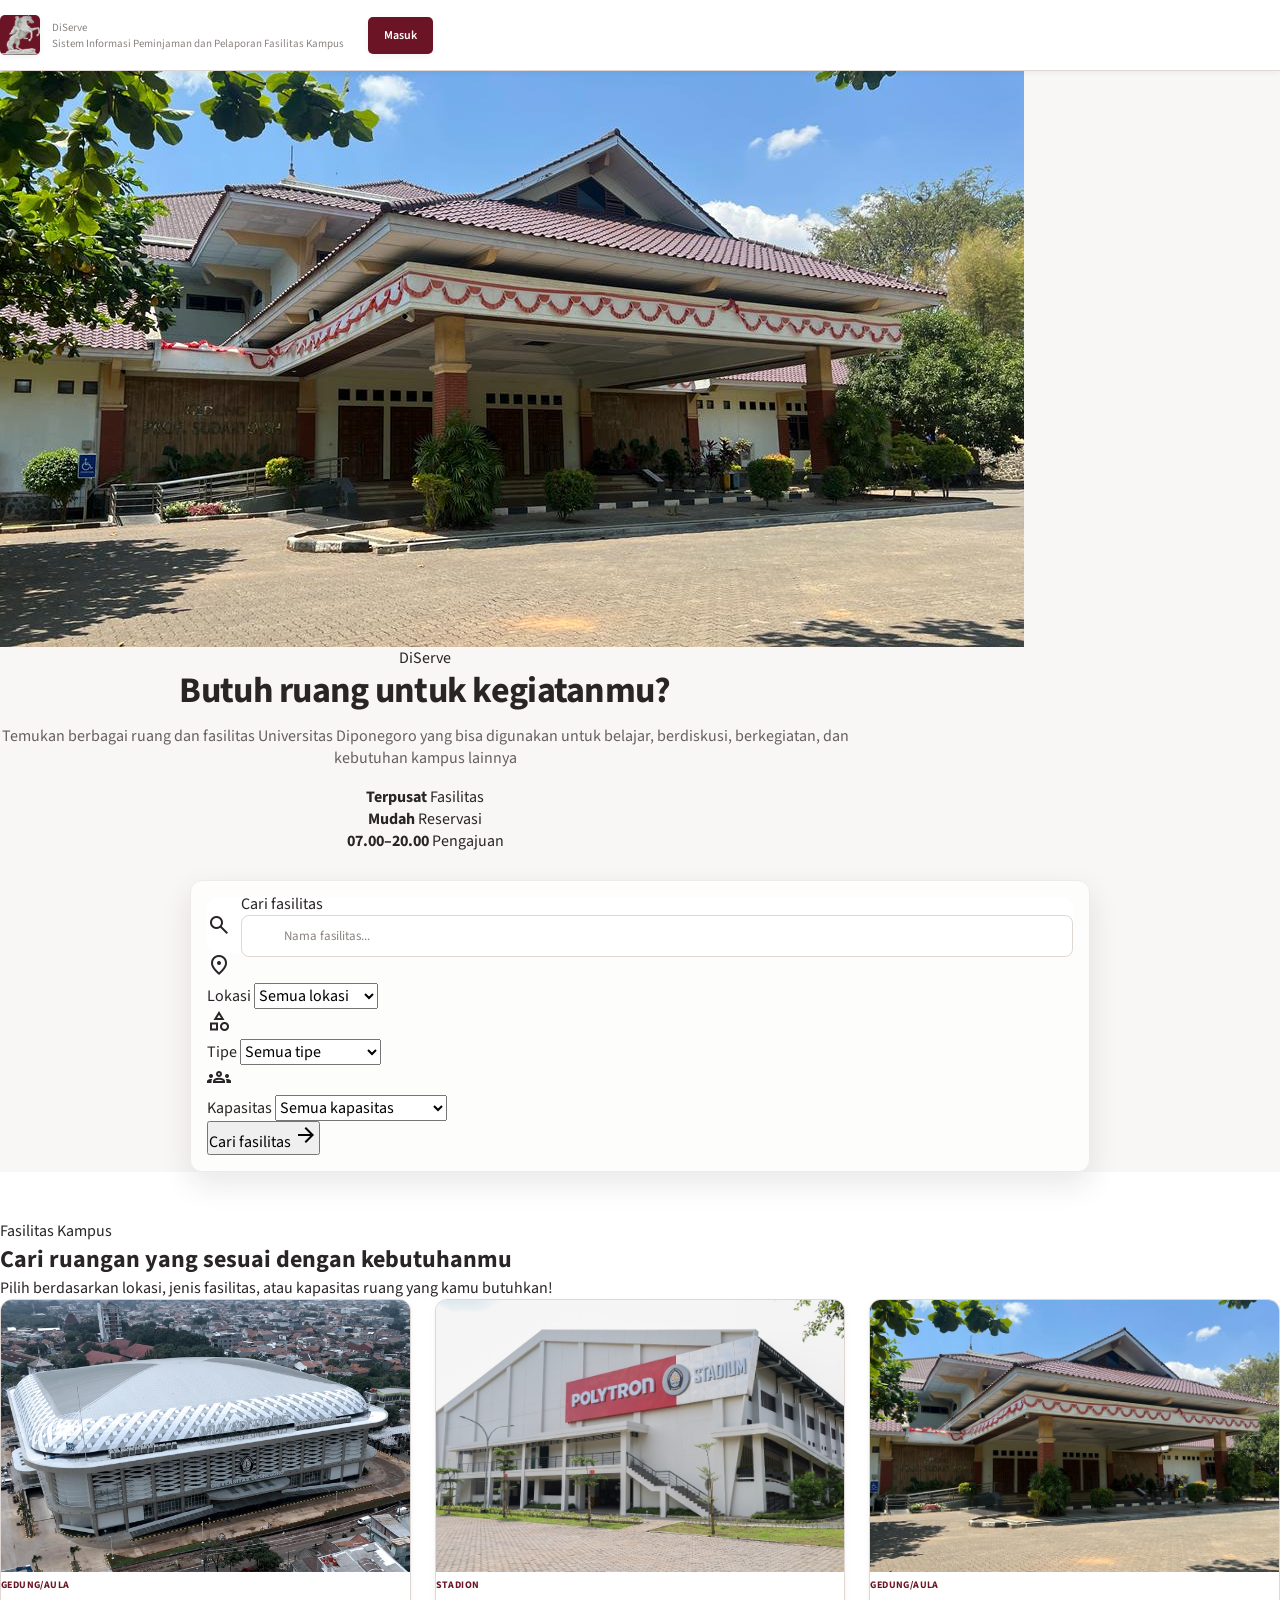
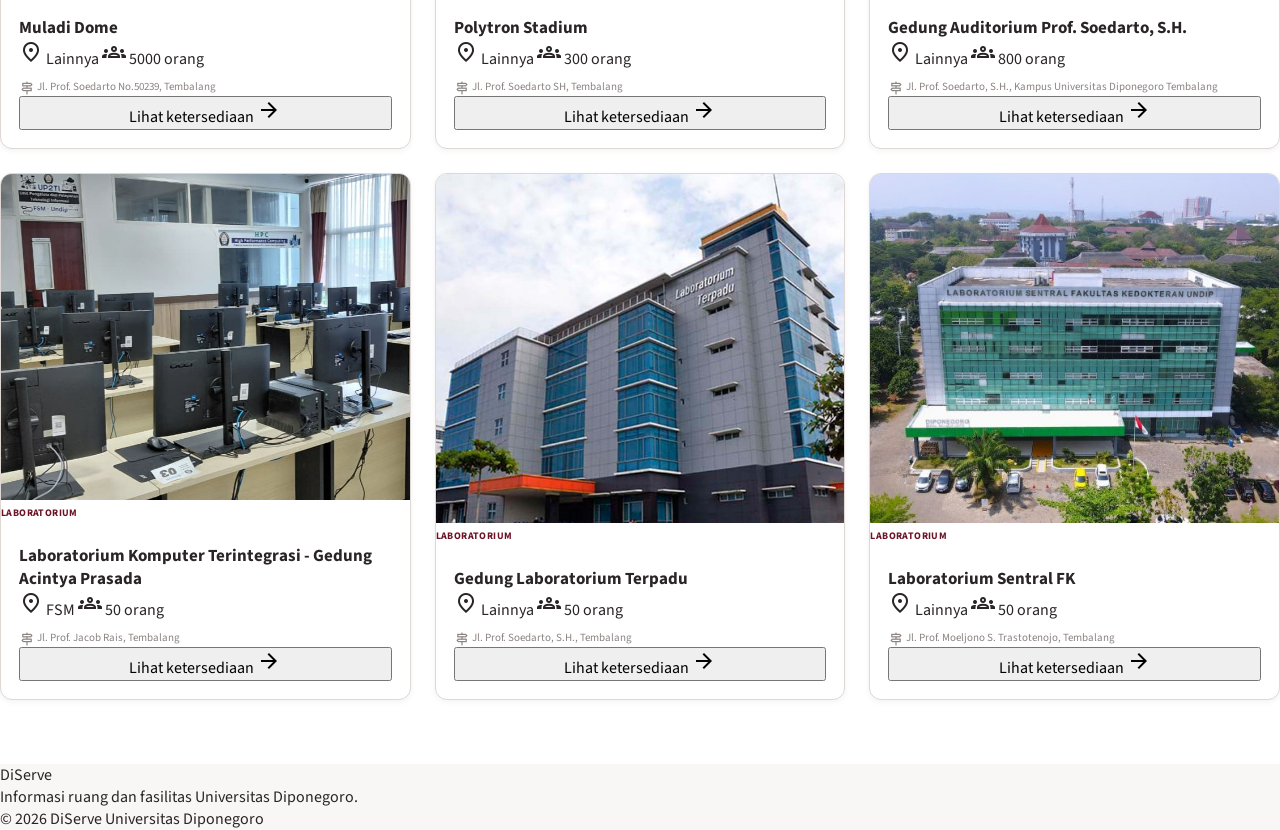
<file: index.html>
<!doctype html>
<html lang="en">
  <head>
    <meta charset="UTF-8" />
    <meta name="viewport" content="width=device-width, initial-scale=1.0" />
    <title>DiServe - Fasilitas Kampus UNDIP</title>
    <link rel="preconnect" href="https://fonts.googleapis.com" />
    <link rel="preconnect" href="https://fonts.gstatic.com" crossorigin />
    <link
      href="https://fonts.googleapis.com/css2?family=Source+Sans+3:wght@400;500;600;700&display=swap"
      rel="stylesheet"
    />
    <link
      href="https://fonts.googleapis.com/css2?family=Material+Symbols+Outlined"
      rel="stylesheet"
    />
    <link rel="stylesheet" href="assets/css/style.css" />
    <link rel="stylesheet" href="assets/css/availability.css" />
  </head>
  <body>
    <nav class="navbar">
      <div class="container navbar-container">
        <a href="index.html" class="navbar-brand">
          <img
            src="assets/images/logo-patung-kuda-undip.png"
            alt="Logo Universitas Diponegoro"
            class="navbar-logo"
          />

          <div class="navbar-brand-text">
            <span class="navbar-title">DiServe</span>
            <span class="navbar-subtitle">
              Sistem Informasi Peminjaman dan Pelaporan Fasilitas Kampus
            </span>
          </div>
        </a>

        <div class="navbar-menu">
          <a href="login.html" class="navbar-login"> Masuk </a>
        </div>
      </div>
    </nav>

    <main>
      <section class="hero-section">
        <div class="container">
          <div class="hero-showcase">
            <img
              src="assets/images/Gd-Auditorium-Prof.-Soedarto.png"
              alt="Gedung Auditorium Prof. Soedarto"
              class="hero-image"
            />

            <div class="hero-overlay"></div>

            <div class="hero-content">
              <p class="hero-eyebrow">DiServe</p>
              <h1 class="hero-title">Butuh ruang untuk kegiatanmu?</h1>

              <p class="hero-description">
                Temukan berbagai ruang dan fasilitas Universitas Diponegoro yang
                bisa digunakan untuk belajar, berdiskusi, berkegiatan, dan
                kebutuhan kampus lainnya
              </p>

              <div class="hero-stats">
                <div class="hero-stat">
                  <strong>Terpusat</strong>
                  <span>Fasilitas</span>
                </div>
                <div class="hero-stat">
                  <strong>Mudah</strong>
                  <span>Reservasi</span>
                </div>
                <div class="hero-stat">
                  <strong>07.00–20.00</strong>
                  <span>Pengajuan</span>
                </div>
              </div>
            </div>
          </div>

          <form class="search-panel" id="facility-filter">
            <div class="search-box">
              <span class="material-symbols-outlined">search</span>

              <div class="search-box-input">
                <label for="facility-search">Cari fasilitas</label>
                <input
                  type="text"
                  id="facility-search"
                  placeholder="Nama fasilitas..."
                />
              </div>
            </div>

            <div class="search-field">
              <span class="material-symbols-outlined">location_on</span>

              <div>
                <label for="facility-location">Lokasi</label>

                <select id="facility-location">
                  <option value="">Semua lokasi</option>
                  <option value="FSM">FSM</option>
                  <option value="FK">FK</option>
                  <option value="FKM">FKM</option>
                  <option value="FT">FT</option>
                  <option value="FIB">FIB</option>
                  <option value="FISIP">FISIP</option>
                  <option value="FEB">FEB</option>
                  <option value="FPsi">FPsi</option>
                  <option value="FPIK">FPIK</option>
                  <option value="FPP">FPP</option>
                  <option value="FPPsi">FPPsi</option>
                  <option value="FH">FH</option>
                  <option value="Sekolah Vokasi">Sekolah Vokasi</option>
                  <option value="Pascasarjana">Pascasarjana</option>
                  <option value="Rektorat">Rektorat</option>
                  <option value="Lainnya">Lainnya</option>
                </select>
              </div>
            </div>

            <div class="search-field">
              <span class="material-symbols-outlined">category</span>

              <div>
                <label for="facility-type">Tipe</label>

                <select id="facility-type">
                  <option value="">Semua tipe</option>
                  <option value="Gedung/Aula">Gedung / Aula</option>
                  <option value="Auditorium">Auditorium</option>
                  <option value="Laboratorium">Laboratorium</option>
                  <option value="Ruang Kelas">Ruang Kelas</option>
                  <option value="Ruang Rapat">Ruang Rapat</option>
                  <option value="Ruang Seminar">Ruang Seminar</option>
                  <option value="Stadion">Stadion</option>
                  <option value="Lapangan">Lapangan</option>
                  <option value="Fasilitas Olahraga">Fasilitas Olahraga</option>
                  <option value="Fasilitas Kegiatan">Fasilitas Kegiatan</option>
                  <option value="Fasilitas Umum">Fasilitas Umum</option>
                  <option value="Lainnya">Lainnya</option>
                </select>
              </div>
            </div>

            <div class="search-field">
              <span class="material-symbols-outlined">groups</span>

              <div>
                <label for="facility-capacity">Kapasitas</label>

                <select id="facility-capacity">
                  <option value="">Semua kapasitas</option>
                  <option value="0-50">Hingga 50 orang</option>
                  <option value="51-100">51 - 100 orang</option>
                  <option value="101-300">101 - 300 orang</option>
                  <option value="301-800">301 - 800 orang</option>
                  <option value="801-2000">801 - 2.000 orang</option>
                  <option value="2001+">Lebih dari 2.000 orang</option>
                </select>
              </div>
            </div>

            <button type="submit" class="search-submit">
              Cari fasilitas
              <span class="material-symbols-outlined">arrow_forward</span>
            </button>
          </form>
        </div>
      </section>

      <section class="facility-section">
        <div class="container">
          <div class="section-header">
            <div>
              <p class="section-eyebrow">Fasilitas Kampus</p>

              <h2 class="section-title">
                Cari ruangan yang sesuai dengan kebutuhanmu
              </h2>

              <p class="section-description">
                Pilih berdasarkan lokasi, jenis fasilitas, atau kapasitas ruang
                yang kamu butuhkan!
              </p>
            </div>
          </div>

          <div class="facility-grid">
            <article
              class="facility-card"
              data-name="Muladi Dome"
              data-type="Gedung/Aula"
              data-location="Lainnya"
              data-capacity="5000"
            >
              <img
                src="assets/images/muladi-dome.png"
                alt="Muladi Dome"
                class="facility-card-image"
              />

              <div class="facility-card-overlay"></div>

              <div class="facility-card-top">
                <span class="facility-card-type">Gedung/Aula</span>

                <span class="facility-card-availability available">
                  Tersedia
                </span>
              </div>

              <div class="facility-card-content">
                <h3 class="facility-card-title">Muladi Dome</h3>

                <div class="facility-card-meta">
                  <span>
                    <span class="material-symbols-outlined">location_on</span>
                    Lainnya
                  </span>

                  <span>
                    <span class="material-symbols-outlined">groups</span>
                    5000 orang
                  </span>
                </div>

                <p class="facility-card-address">
                  <span class="material-symbols-outlined">signpost</span>
                  Jl. Prof. Soedarto No.50239, Tembalang
                </p>

                <button
                  type="button"
                  class="facility-card-button"
                  onclick="openAvailability('Muladi Dome')"
                >
                  Lihat ketersediaan
                  <span class="material-symbols-outlined">arrow_forward</span>
                </button>
              </div>
            </article>

            <article
              class="facility-card"
              data-name="Polytron Stadium"
              data-type="Stadion"
              data-location="Lainnya"
              data-capacity="300"
            >
              <img
                src="assets/images/polytron-stadium.png"
                alt="Polytron Stadium"
                class="facility-card-image"
              />

              <div class="facility-card-overlay"></div>

              <div class="facility-card-top">
                <span class="facility-card-type">Stadion</span>

                <span class="facility-card-availability available">
                  Tersedia
                </span>
              </div>

              <div class="facility-card-content">
                <h3 class="facility-card-title">Polytron Stadium</h3>

                <div class="facility-card-meta">
                  <span>
                    <span class="material-symbols-outlined">location_on</span>
                    Lainnya
                  </span>

                  <span>
                    <span class="material-symbols-outlined">groups</span>
                    300 orang
                  </span>
                </div>

                <p class="facility-card-address">
                  <span class="material-symbols-outlined">signpost</span>
                  Jl. Prof. Soedarto SH, Tembalang
                </p>

                <button
                  type="button"
                  class="facility-card-button"
                  onclick="openAvailability('Polytron Stadium')"
                >
                  Lihat ketersediaan
                  <span class="material-symbols-outlined">arrow_forward</span>
                </button>
              </div>
            </article>

            <article
              class="facility-card"
              data-name="Gedung Auditorium Prof. Soedarto, S.H."
              data-type="Gedung/Aula"
              data-location="Lainnya"
              data-capacity="800"
            >
              <img
                src="assets/images/Gd-Auditorium-Prof.-Soedarto.png"
                alt="Gedung Auditorium Prof. Soedarto"
                class="facility-card-image"
              />

              <div class="facility-card-overlay"></div>

              <div class="facility-card-top">
                <span class="facility-card-type">Gedung/Aula</span>

                <span class="facility-card-availability maintenance">
                  Dalam perbaikan
                </span>
              </div>

              <div class="facility-card-content">
                <h3 class="facility-card-title">
                  Gedung Auditorium Prof. Soedarto, S.H.
                </h3>

                <div class="facility-card-meta">
                  <span>
                    <span class="material-symbols-outlined">location_on</span>
                    Lainnya
                  </span>

                  <span>
                    <span class="material-symbols-outlined">groups</span>
                    800 orang
                  </span>
                </div>

                <p class="facility-card-address">
                  <span class="material-symbols-outlined">signpost</span>
                  Jl. Prof. Soedarto, S.H., Kampus Universitas Diponegoro
                  Tembalang
                </p>

                <button
                  type="button"
                  class="facility-card-button"
                  onclick="
                    openAvailability('Gedung Auditorium Prof. Soedarto, S.H.')
                  "
                >
                  Lihat ketersediaan
                  <span class="material-symbols-outlined">arrow_forward</span>
                </button>
              </div>
            </article>

            <article
              class="facility-card"
              data-name="Laboratorium Komputer Terintegrasi - Gedung Acintya Prasada"
              data-type="Laboratorium"
              data-location="FSM"
              data-capacity="50"
            >
              <img
                src="assets/images/Lab-Komputer-Gd-AP.png"
                alt="Laboratorium Komputer Terintegrasi"
                class="facility-card-image"
              />

              <div class="facility-card-overlay"></div>

              <div class="facility-card-top">
                <span class="facility-card-type">Laboratorium</span>

                <span class="facility-card-availability available">
                  Tersedia
                </span>
              </div>

              <div class="facility-card-content">
                <h3 class="facility-card-title">
                  Laboratorium Komputer Terintegrasi - Gedung Acintya Prasada
                </h3>

                <div class="facility-card-meta">
                  <span>
                    <span class="material-symbols-outlined">location_on</span>
                    FSM
                  </span>

                  <span>
                    <span class="material-symbols-outlined">groups</span>
                    50 orang
                  </span>
                </div>

                <p class="facility-card-address">
                  <span class="material-symbols-outlined">signpost</span>
                  Jl. Prof. Jacob Rais, Tembalang
                </p>

                <button
                  type="button"
                  class="facility-card-button"
                  onclick="
                    openAvailability(
                      'Laboratorium Komputer Terintegrasi - Gedung Acintya Prasada',
                    )
                  "
                >
                  Lihat ketersediaan
                  <span class="material-symbols-outlined">arrow_forward</span>
                </button>
              </div>
            </article>

            <article
              class="facility-card"
              data-name="Gedung Laboratorium Terpadu"
              data-type="Laboratorium"
              data-location="Lainnya"
              data-capacity="50"
            >
              <img
                src="assets/images/gd-lab-bersama.png"
                alt="Gedung Laboratorium Terpadu"
                class="facility-card-image"
              />

              <div class="facility-card-overlay"></div>

              <div class="facility-card-top">
                <span class="facility-card-type">Laboratorium</span>

                <span class="facility-card-availability maintenance"> Dalam Perbaikan </span>
              </div>

              <div class="facility-card-content">
                <h3 class="facility-card-title">Gedung Laboratorium Terpadu</h3>

                <div class="facility-card-meta">
                  <span>
                    <span class="material-symbols-outlined">location_on</span>
                    Lainnya
                  </span>

                  <span>
                    <span class="material-symbols-outlined">groups</span>
                    50 orang
                  </span>
                </div>

                <p class="facility-card-address">
                  <span class="material-symbols-outlined">signpost</span>
                  Jl. Prof. Soedarto, S.H., Tembalang
                </p>

                <button
                  type="button"
                  class="facility-card-button"
                  onclick="openAvailability('Gedung Laboratorium Terpadu')"
                >
                  Lihat ketersediaan
                  <span class="material-symbols-outlined">arrow_forward</span>
                </button>
              </div>
            </article>

            <article
              class="facility-card"
              data-name="Laboratorium Sentral FK"
              data-type="Laboratorium"
              data-location="Lainnya"
              data-capacity="50"
            >
              <img
                src="assets/images/lab-sentral-fk.png"
                alt="Laboratorium Sentral FK"
                class="facility-card-image"
              />

              <div class="facility-card-overlay"></div>

              <div class="facility-card-top">
                <span class="facility-card-type">Laboratorium</span>

                <span class="facility-card-availability available">
                  Tersedia
                </span>
              </div>

              <div class="facility-card-content">
                <h3 class="facility-card-title">Laboratorium Sentral FK</h3>

                <div class="facility-card-meta">
                  <span>
                    <span class="material-symbols-outlined">location_on</span>
                    Lainnya
                  </span>

                  <span>
                    <span class="material-symbols-outlined">groups</span>
                    50 orang
                  </span>
                </div>

                <p class="facility-card-address">
                  <span class="material-symbols-outlined">signpost</span>
                  Jl. Prof. Moeljono S. Trastotenojo, Tembalang
                </p>

                <button
                  type="button"
                  class="facility-card-button"
                  onclick="openAvailability('Laboratorium Sentral FK')"
                >
                  Lihat ketersediaan
                  <span class="material-symbols-outlined">arrow_forward</span>
                </button>
              </div>
            </article>
          </div>
        </div>
      </section>
    </main>

    <div class="availability-overlay" id="availability-overlay">
      <div class="availability-box">
        <div class="availability-header">
          <div class="availability-title-wrapper">
            <p class="availability-label">Ketersediaan Fasilitas</p>

            <h2 class="availability-title" id="availability-facility-name">
              Nama Fasilitas
            </h2>

            <p class="availability-subtitle">
              Lihat jadwal penggunaan fasilitas berdasarkan tanggal yang
              dipilih.
            </p>
          </div>

          <button
            type="button"
            class="availability-close"
            id="availability-close"
            aria-label="Tutup"
          >
            <span class="material-symbols-outlined">close</span>
          </button>
        </div>

        <div class="availability-content">
          <div class="availability-date-group">
            <label class="availability-date-label" for="availability-date">
              Tanggal penggunaan
            </label>

            <div class="availability-date-wrapper">
              <input
                type="date"
                id="availability-date"
                class="availability-date"
              />
            </div>
          </div>

          <div class="availability-info">
            <div class="availability-info-item">
              <span class="material-symbols-outlined"> schedule </span>

              <div>
                <span class="availability-info-label"> Jam operasional </span>

                <strong class="availability-info-value">
                  06.00 - 23.00 WIB
                </strong>
              </div>
            </div>

            <div class="availability-info-item">
              <span class="material-symbols-outlined"> timer </span>

              <div>
                <span class="availability-info-label"> Durasi slot </span>

                <strong class="availability-info-value"> 30 menit </strong>
              </div>
            </div>
          </div>

          <div class="availability-section">
            <div class="availability-section-header">
              <div>
                <p class="availability-section-kicker">Jadwal penggunaan</p>

                <h3 class="availability-section-title">Ketersediaan waktu</h3>
              </div>

              <span class="availability-slot-count"> 35 slot </span>
            </div>

            <div class="availability-legend">
              <div class="availability-legend-item">
                <span class="availability-legend-dot available"></span>

                Tersedia
              </div>

              <div class="availability-legend-item">
                <span class="availability-legend-dot pending"></span>

                Menunggu
              </div>

              <div class="availability-legend-item">
                <span class="availability-legend-dot unavailable"></span>

                Tidak tersedia
              </div>
            </div>

            <div class="availability-time-list">
              <div class="availability-time-item">
                <span class="availability-time"> 06.00 - 06.30 </span>

                <span class="availability-status available"> Tersedia </span>
              </div>

              <div class="availability-time-item">
                <span class="availability-time"> 06.30 - 07.00 </span>

                <span class="availability-status available"> Tersedia </span>
              </div>

              <div class="availability-time-item">
                <span class="availability-time"> 07.00 - 07.30 </span>

                <span class="availability-status unavailable">
                  Tidak tersedia
                </span>
              </div>

              <div class="availability-time-item">
                <span class="availability-time"> 07.30 - 08.00 </span>

                <span class="availability-status available"> Tersedia </span>
              </div>

              <div class="availability-time-item">
                <span class="availability-time"> 08.00 - 08.30 </span>

                <span class="availability-status pending"> Menunggu </span>
              </div>

              <div class="availability-time-item">
                <span class="availability-time"> 08.30 - 09.00 </span>

                <span class="availability-status available"> Tersedia </span>
              </div>

              <div class="availability-time-item">
                <span class="availability-time"> 09.00 - 09.30 </span>

                <span class="availability-status available"> Tersedia </span>
              </div>

              <div class="availability-time-item">
                <span class="availability-time"> 09.30 - 10.00 </span>

                <span class="availability-status unavailable">
                  Tidak tersedia
                </span>
              </div>

              <div class="availability-time-item">
                <span class="availability-time"> 10.00 - 10.30 </span>

                <span class="availability-status available"> Tersedia </span>
              </div>

              <div class="availability-time-item">
                <span class="availability-time"> 10.30 - 11.00 </span>

                <span class="availability-status available"> Tersedia </span>
              </div>

              <div class="availability-time-item">
                <span class="availability-time"> 11.00 - 11.30 </span>

                <span class="availability-status pending"> Menunggu </span>
              </div>

              <div class="availability-time-item">
                <span class="availability-time"> 11.30 - 12.00 </span>

                <span class="availability-status available"> Tersedia </span>
              </div>

              <div class="availability-time-item">
                <span class="availability-time"> 12.00 - 12.30 </span>

                <span class="availability-status unavailable">
                  Tidak tersedia
                </span>
              </div>

              <div class="availability-time-item">
                <span class="availability-time"> 12.30 - 13.00 </span>

                <span class="availability-status available"> Tersedia </span>
              </div>

              <div class="availability-time-item">
                <span class="availability-time"> 13.00 - 13.30 </span>

                <span class="availability-status available"> Tersedia </span>
              </div>

              <div class="availability-time-item">
                <span class="availability-time"> 13.30 - 14.00 </span>

                <span class="availability-status available"> Tersedia </span>
              </div>

              <div class="availability-time-item">
                <span class="availability-time"> 14.00 - 14.30 </span>

                <span class="availability-status unavailable">
                  Tidak tersedia
                </span>
              </div>

              <div class="availability-time-item">
                <span class="availability-time"> 14.30 - 15.00 </span>

                <span class="availability-status pending"> Menunggu </span>
              </div>

              <div class="availability-time-item">
                <span class="availability-time"> 15.00 - 15.30 </span>

                <span class="availability-status available"> Tersedia </span>
              </div>

              <div class="availability-time-item">
                <span class="availability-time"> 15.30 - 16.00 </span>

                <span class="availability-status available"> Tersedia </span>
              </div>

              <div class="availability-time-item">
                <span class="availability-time"> 16.00 - 16.30 </span>

                <span class="availability-status unavailable">
                  Tidak tersedia
                </span>
              </div>

              <div class="availability-time-item">
                <span class="availability-time"> 16.30 - 17.00 </span>

                <span class="availability-status available"> Tersedia </span>
              </div>

              <div class="availability-time-item">
                <span class="availability-time"> 17.00 - 17.30 </span>

                <span class="availability-status available"> Tersedia </span>
              </div>

              <div class="availability-time-item">
                <span class="availability-time"> 17.30 - 18.00 </span>

                <span class="availability-status pending"> Menunggu </span>
              </div>

              <div class="availability-time-item">
                <span class="availability-time"> 18.00 - 18.30 </span>

                <span class="availability-status available"> Tersedia </span>
              </div>

              <div class="availability-time-item">
                <span class="availability-time"> 18.30 - 19.00 </span>

                <span class="availability-status unavailable">
                  Tidak tersedia
                </span>
              </div>

              <div class="availability-time-item">
                <span class="availability-time"> 19.00 - 19.30 </span>

                <span class="availability-status available"> Tersedia </span>
              </div>

              <div class="availability-time-item">
                <span class="availability-time"> 19.30 - 20.00 </span>

                <span class="availability-status available"> Tersedia </span>
              </div>

              <div class="availability-time-item">
                <span class="availability-time"> 20.00 - 20.30 </span>

                <span class="availability-status pending"> Menunggu </span>
              </div>

              <div class="availability-time-item">
                <span class="availability-time"> 20.30 - 21.00 </span>

                <span class="availability-status available"> Tersedia </span>
              </div>

              <div class="availability-time-item">
                <span class="availability-time"> 21.00 - 21.30 </span>

                <span class="availability-status unavailable">
                  Tidak tersedia
                </span>
              </div>

              <div class="availability-time-item">
                <span class="availability-time"> 21.30 - 22.00 </span>

                <span class="availability-status available"> Tersedia </span>
              </div>

              <div class="availability-time-item">
                <span class="availability-time"> 22.00 - 22.30 </span>

                <span class="availability-status available"> Tersedia </span>
              </div>

              <div class="availability-time-item">
                <span class="availability-time"> 22.30 - 23.00 </span>

                <span class="availability-status pending"> Menunggu </span>
              </div>

              <div class="availability-time-item">
                <span class="availability-time"> 23.00 - 23.30 </span>

                <span class="availability-status available"> Tersedia </span>
              </div>
            </div>
          </div>
        </div>

        <div class="availability-footer">
          <button
            type="button"
            class="availability-button availability-button-secondary"
            id="availability-cancel"
          >
            Tutup
          </button>
        </div>
      </div>
    </div>
    <footer class="catalog-footer">
      <div class="catalog-footer-inner">
        <div class="catalog-footer-brand">
          <span class="catalog-footer-title">DiServe</span>
          <p>Informasi ruang dan fasilitas Universitas Diponegoro.</p>
        </div>
        <div class="catalog-footer-copyright">
          <span>© 2026 DiServe</span>
          <span>Universitas Diponegoro</span>
        </div>
      </div>
    </footer>
    <script src="assets/js/catalog.js"></script>
    <script src="assets/js/availability.js"></script>
  </body>
</html>
</file>
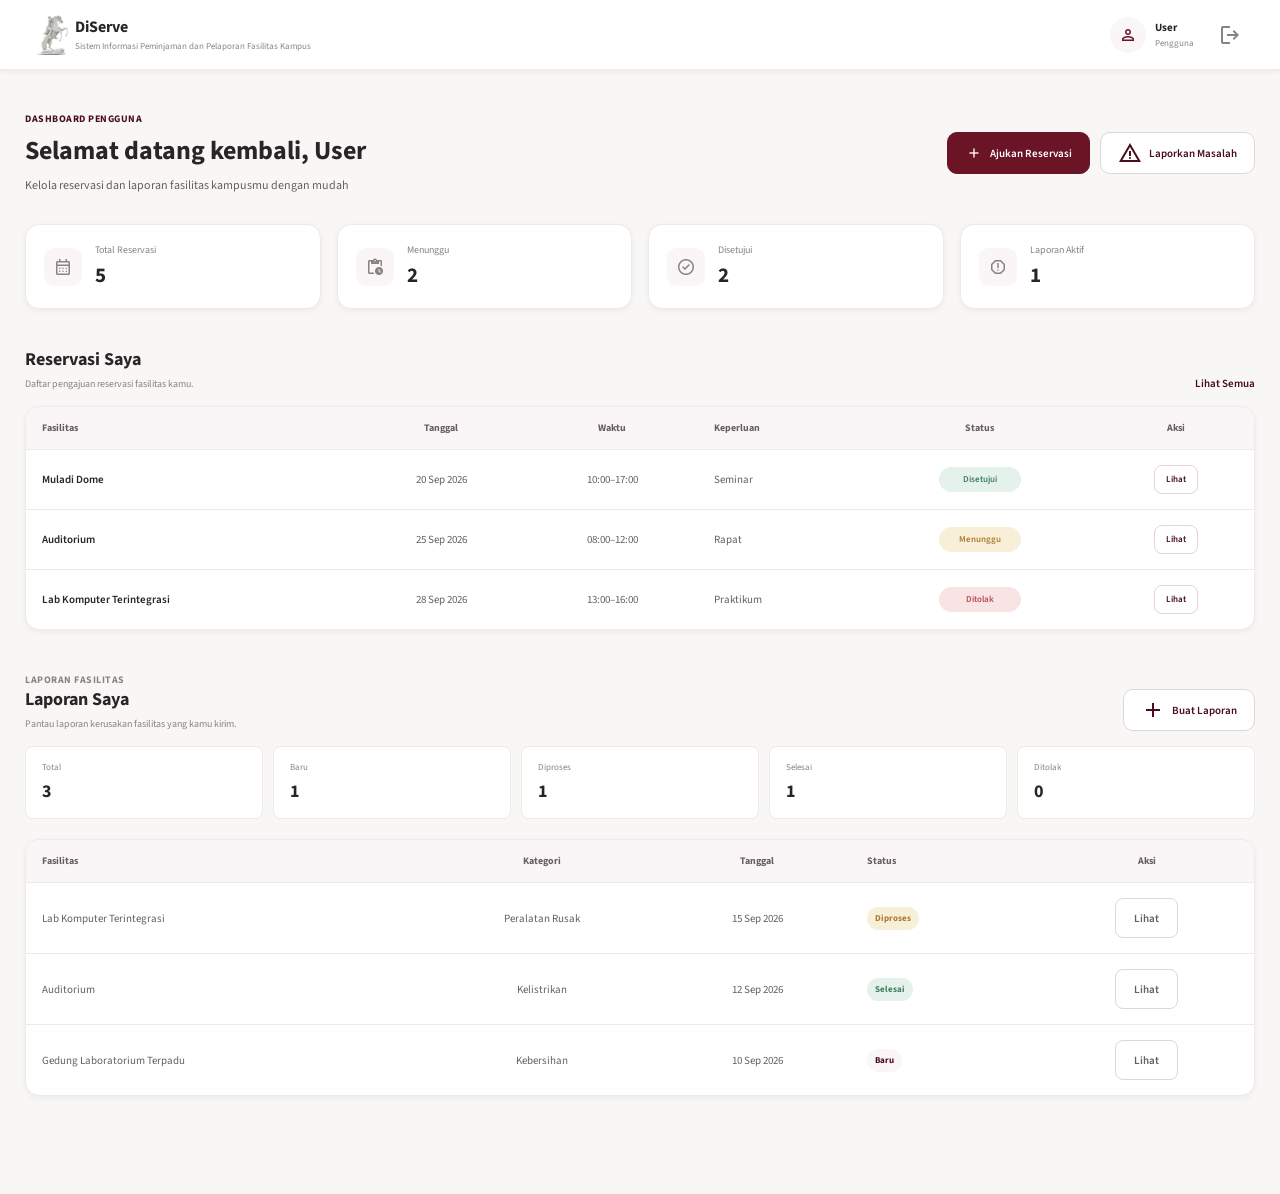
<file: dashboard.html>
<!doctype html>
<html lang="id">
  <head>
    <meta charset="UTF-8" />
    <meta name="viewport" content="width=device-width, initial-scale=1.0" />
    <title>Dashboard Pengguna - DiServe</title>
    <link rel="preconnect" href="https://fonts.googleapis.com" />
    <link rel="preconnect" href="https://fonts.gstatic.com" crossorigin />
    <link
      href="https://fonts.googleapis.com/css2?family=Source+Sans+3:wght@400;500;600;700&display=swap"
      rel="stylesheet"
    />
    <link
      href="https://fonts.googleapis.com/css2?family=Material+Symbols+Outlined"
      rel="stylesheet"
    />
    <link rel="stylesheet" href="assets/css/style.css" />
    <link rel="stylesheet" href="assets/css/dashboard.css" />
  </head>
  <body>
    <header class="dashboard-navbar">
      <div class="dashboard-navbar-left">
        <a href="index.html" class="dashboard-brand">
          <div class="dashboard-logo">
            <img
              src="assets/images/logo-patung-kuda-undip.png"
              alt="Logo UNDIP"
            />
          </div>
          <div class="dashboard-brand-text">
            <h1>DiServe</h1>
            <span
              >Sistem Informasi Peminjaman dan Pelaporan Fasilitas Kampus</span
            >
          </div>
        </a>
      </div>
      <div class="dashboard-navbar-right">
        <div class="dashboard-user">
          <div class="dashboard-user-icon">
            <span class="material-symbols-outlined">person</span>
          </div>
          <div class="dashboard-user-info">
            <strong>User</strong>
            <span>Pengguna</span>
          </div>
        </div>
        <button type="button" class="dashboard-logout" id="logout-button">
          <span class="material-symbols-outlined">logout</span>
        </button>
      </div>
    </header>
    <main class="dashboard-main">
      <section class="dashboard-welcome">
        <div>
          <p class="dashboard-label">Dashboard Pengguna</p>
          <h2>Selamat datang kembali, User</h2>
          <p>Kelola reservasi dan laporan fasilitas kampusmu dengan mudah</p>
        </div>
        <div class="dashboard-action-buttons">
          <a href="reservation.html" class="dashboard-primary-button">
            <span class="material-symbols-outlined">add</span>
            Ajukan Reservasi
          </a>
          <a href="report.html" class="dashboard-secondary-button">
            <span class="material-symbols-outlined">report_problem</span>
            Laporkan Masalah
          </a>
        </div>
      </section>
      <section class="dashboard-statistics">
        <div class="dashboard-stat-card">
          <div class="dashboard-stat-icon">
            <span class="material-symbols-outlined">calendar_month</span>
          </div>
          <div>
            <span>Total Reservasi</span>
            <strong>5</strong>
          </div>
        </div>
        <div class="dashboard-stat-card">
          <div class="dashboard-stat-icon">
            <span class="material-symbols-outlined">pending_actions</span>
          </div>
          <div>
            <span>Menunggu</span>
            <strong>2</strong>
          </div>
        </div>
        <div class="dashboard-stat-card">
          <div class="dashboard-stat-icon">
            <span class="material-symbols-outlined">check_circle</span>
          </div>
          <div>
            <span>Disetujui</span>
            <strong>2</strong>
          </div>
        </div>
        <div class="dashboard-stat-card">
          <div class="dashboard-stat-icon">
            <span class="material-symbols-outlined">report</span>
          </div>
          <div>
            <span>Laporan Aktif</span>
            <strong>1</strong>
          </div>
        </div>
      </section>
      <section class="dashboard-section">
        <div class="dashboard-section-header">
          <div>
            <h2>Reservasi Saya</h2>
            <p>Daftar pengajuan reservasi fasilitas kamu.</p>
          </div>
          <a href="reservations.html" class="dashboard-view-all">Lihat Semua</a>
        </div>
        <div class="dashboard-table-wrapper">
          <table class="dashboard-table">
            <thead>
              <tr>
                <th>Fasilitas</th>
                <th>Tanggal</th>
                <th>Waktu</th>
                <th>Keperluan</th>
                <th>Status</th>
                <th>Aksi</th>
              </tr>
            </thead>
            <tbody id="reservation-table-body">
              <tr>
                <td>
                  <strong>Muladi Dome</strong>
                </td>
                <td>20 Sep 2026</td>
                <td>10:00–17:00</td>
                <td>Seminar</td>
                <td>
                  <span class="dashboard-status approved">Disetujui</span>
                </td>
                <td>
                  <button
                    type="button"
                    class="dashboard-table-action reservation-detail-button"
                    data-facility="Muladi Dome"
                    data-date="20 September 2026"
                    data-time="10:00 - 17:00"
                    data-purpose="Seminar"
                    data-status="Disetujui"
                    data-status-class="approved"
                    data-file="Proposal_Seminar.pdf"
                    data-submitted="15 September 2026, 14:32"
                    data-cancellation-deadline="2026-09-19T10:00:00"
                  >
                    Lihat
                  </button>
                </td>
              </tr>
              <tr>
                <td>
                  <strong>Auditorium</strong>
                </td>
                <td>25 Sep 2026</td>
                <td>08:00–12:00</td>
                <td>Rapat</td>
                <td>
                  <span class="dashboard-status pending">Menunggu</span>
                </td>
                <td>
                  <button
                    type="button"
                    class="dashboard-table-action reservation-detail-button"
                    data-facility="Auditorium"
                    data-date="25 September 2026"
                    data-time="08:00 - 12:00"
                    data-purpose="Rapat"
                    data-status="Menunggu Persetujuan"
                    data-status-class="pending"
                    data-file="Surat_Izin_Kegiatan.pdf"
                    data-submitted="18 September 2026, 09:15"
                    data-cancellation-deadline="2026-09-19T10:00:00"
                  >
                    Lihat
                  </button>
                </td>
              </tr>
              <tr>
                <td>
                  <strong>Lab Komputer Terintegrasi</strong>
                </td>
                <td>28 Sep 2026</td>
                <td>13:00–16:00</td>
                <td>Praktikum</td>
                <td>
                  <span class="dashboard-status rejected">Ditolak</span>
                </td>
                <td>
                  <button
                    type="button"
                    class="dashboard-table-action reservation-detail-button"
                    data-facility="Lab Komputer Terintegrasi"
                    data-date="28 September 2026"
                    data-time="13:00 - 16:00"
                    data-purpose="Praktikum"
                    data-status="Ditolak"
                    data-status-class="rejected"
                    data-file="Jadwal_Praktikum.pdf"
                    data-submitted="20 September 2026, 11:20"
                    data-cancellation-deadline="2026-09-19T10:00:00"
                  >
                    Lihat
                  </button>
                </td>
              </tr>
            </tbody>
          </table>
        </div>
      </section>
      <section class="dashboard-section">
        <div class="dashboard-section-header">
          <div>
            <p class="dashboard-label">Laporan Fasilitas</p>
            <h3>Laporan Saya</h3>
            <p>Pantau laporan kerusakan fasilitas yang kamu kirim.</p>
          </div>
          <a href="report.html" class="dashboard-secondary-button">
            <span class="material-symbols-outlined">add</span>
            Buat Laporan
          </a>
        </div>
        <div class="report-status-summary">
          <div class="report-status-card">
            <span>Total</span>
            <strong>3</strong>
          </div>
          <div class="report-status-card">
            <span>Baru</span>
            <strong>1</strong>
          </div>
          <div class="report-status-card">
            <span>Diproses</span>
            <strong>1</strong>
          </div>
          <div class="report-status-card">
            <span>Selesai</span>
            <strong>1</strong>
          </div>
          <div class="report-status-card">
            <span>Ditolak</span>
            <strong>0</strong>
          </div>
        </div>
        <div class="dashboard-table-wrapper">
          <table class="dashboard-table report-table">
            <thead>
              <tr>
                <th>Fasilitas</th>
                <th>Kategori</th>
                <th>Tanggal</th>
                <th>Status</th>
                <th>Aksi</th>
              </tr>
            </thead>
            <tbody id="report-table-body">
              <tr>
                <td><strong>Lab Komputer Terintegrasi</strong></td>
                <td>Peralatan Rusak</td>
                <td>15 Sep 2026</td>
                <td>
                  <span class="report-status processing">Diproses</span>
                </td>
                <td>
                  <button
                    type="button"
                    class="dashboard-table-action report-detail-button"
                    data-facility="Lab Komputer Terintegrasi"
                    data-category="Peralatan Rusak"
                    data-location="Lantai 2"
                    data-date="15 September 2026"
                    data-status="Diproses"
                    data-status-class="processing"
                    data-description="Salah satu komputer tidak dapat digunakan karena monitor tidak menyala."
                    data-photo="Foto kerusakan tersedia"
                    data-note="Petugas sedang melakukan pengecekan perangkat."
                  >
                    Lihat
                  </button>
                </td>
              </tr>
              <tr>
                <td><strong>Auditorium</strong></td>
                <td>Kelistrikan</td>
                <td>12 Sep 2026</td>
                <td>
                  <span class="report-status completed">Selesai</span>
                </td>
                <td>
                  <button
                    type="button"
                    class="dashboard-table-action report-detail-button"
                    data-facility="Auditorium"
                    data-category="Kelistrikan"
                    data-location="Lantai 1"
                    data-date="12 September 2026"
                    data-status="Selesai"
                    data-status-class="completed"
                    data-description="Lampu pada bagian belakang auditorium tidak menyala."
                    data-photo="Foto kerusakan tersedia"
                    data-note="Lampu telah diganti dan fasilitas sudah dapat digunakan kembali."
                  >
                    Lihat
                  </button>
                </td>
              </tr>
              <tr>
                <td><strong>Gedung Laboratorium Terpadu</strong></td>
                <td>Kebersihan</td>
                <td>10 Sep 2026</td>
                <td>
                  <span class="report-status new">Baru</span>
                </td>
                <td>
                  <button
                    type="button"
                    class="dashboard-table-action report-detail-button"
                    data-facility="Gedung Laboratorium Terpadu"
                    data-category="Kebersihan"
                    data-location="Lantai 3"
                    data-date="10 September 2026"
                    data-status="Baru"
                    data-status-class="new"
                    data-description="Area sekitar ruang laboratorium perlu dibersihkan karena terdapat sampah dan debu."
                    data-photo="Tidak ada foto"
                    data-note="Laporan telah diterima dan menunggu pemeriksaan petugas."
                  >
                    Lihat
                  </button>
                </td>
              </tr>
            </tbody>
          </table>
        </div>
      </section>
    </main>
    <div class="reservation-detail-overlay" id="reservation-detail-overlay">
      <div class="reservation-detail-box">
        <div class="reservation-detail-header">
          <div class="reservation-detail-title-wrapper">
            <p class="dashboard-label">Detail Reservasi</p>
            <h2 class="reservation-detail-title" id="detail-facility-name">
              Muladi Dome
            </h2>
          </div>
          <button
            type="button"
            class="reservation-detail-close"
            id="reservation-detail-close"
            aria-label="Tutup"
          >
            <span class="material-symbols-outlined">close</span>
          </button>
        </div>
        <div class="reservation-detail-content">
          <div class="reservation-detail-item">
            <span class="reservation-detail-item-label">Nama fasilitas</span>
            <strong id="detail-facility">Muladi Dome</strong>
          </div>
          <div class="reservation-detail-item">
            <span class="reservation-detail-item-label">Status</span>
            <span class="dashboard-status pending" id="detail-status"
              >Menunggu Persetujuan</span
            >
          </div>
          <div class="reservation-detail-item">
            <span class="reservation-detail-item-label"
              >Tanggal penggunaan</span
            >
            <strong id="detail-date">20 September 2026</strong>
          </div>
          <div class="reservation-detail-item">
            <span class="reservation-detail-item-label">Waktu penggunaan</span>
            <strong id="detail-time">10:00 - 17:00</strong>
          </div>
          <div class="reservation-detail-item">
            <span class="reservation-detail-item-label">Keperluan</span>
            <strong id="detail-purpose">Seminar</strong>
          </div>
          <div class="reservation-detail-item">
            <span class="reservation-detail-item-label">Berkas pendukung</span>
            <strong id="detail-file">Proposal_Seminar.pdf</strong>
          </div>
          <div class="reservation-detail-item">
            <span class="reservation-detail-item-label">Waktu pengajuan</span>
            <strong id="detail-submitted">15 September 2026, 14:32</strong>
          </div>
        </div>
        <div class="reservation-cancellation-info">
          <div class="reservation-detail-item">
            <span class="reservation-detail-item-label">Batas pembatalan</span>
            <strong id="detail-cancellation-deadline"
              >19 September 2026, 10:00</strong
            >
          </div>
          <p>
            Reservasi dapat dibatalkan paling lambat 24 jam sebelum waktu mulai
            penggunaan
          </p>
        </div>
        <div class="reservation-detail-footer">
          <button
            type="button"
            class="dashboard-danger-button"
            id="reservation-cancel-button"
          >
            Batalkan Reservasi
          </button>
          <button
            type="button"
            class="dashboard-secondary-button"
            id="reservation-detail-cancel"
          >
            Tutup
          </button>
        </div>
      </div>
    </div>
    <div class="report-detail-overlay" id="report-detail-overlay">
      <div class="report-detail-modal">
        <div class="report-detail-header">
          <div>
            <p class="dashboard-label">Detail Laporan</p>
            <h2 id="report-detail-facility">Lab Komputer Terintegrasi</h2>
          </div>
          <button
            type="button"
            class="report-detail-close"
            id="report-detail-close"
            aria-label="Tutup"
          >
            <span class="material-symbols-outlined">close</span>
          </button>
        </div>
        <div class="report-detail-body">
          <div class="report-detail-status-box">
            <span>Status Laporan</span>
            <strong id="report-detail-status" class="report-status processing"
              >Diproses</strong
            >
          </div>
          <div class="report-detail-grid">
            <div class="report-detail-item">
              <span>Fasilitas</span>
              <strong id="report-detail-facility-name"
                >Lab Komputer Terintegrasi</strong
              >
            </div>
            <div class="report-detail-item">
              <span>Kategori</span>
              <strong id="report-detail-category">Peralatan Rusak</strong>
            </div>
            <div class="report-detail-item">
              <span>Lokasi</span>
              <strong id="report-detail-location">Lantai 2</strong>
            </div>
            <div class="report-detail-item">
              <span>Tanggal laporan</span>
              <strong id="report-detail-date">15 September 2026</strong>
            </div>
          </div>
          <div class="report-detail-description">
            <span>Deskripsi Masalah</span>
            <p id="report-detail-description">
              Salah satu komputer tidak dapat digunakan karena monitor tidak
              menyala.
            </p>
          </div>
          <div class="report-detail-item report-detail-photo">
            <span>Foto Kerusakan</span>
            <strong id="report-detail-photo">Foto kerusakan tersedia</strong>
          </div>
          <div class="report-detail-note">
            <span>Catatan Petugas</span>
            <p id="report-detail-note">
              Petugas sedang melakukan pengecekan perangkat.
            </p>
          </div>
        </div>
        <div class="report-detail-footer">
          <button
            type="button"
            class="dashboard-secondary-button"
            id="report-detail-cancel"
          >
            Tutup
          </button>
        </div>
      </div>
    </div>
    <script src="assets/js/dashboard.js"></script>
  </body>
</html>
</file>
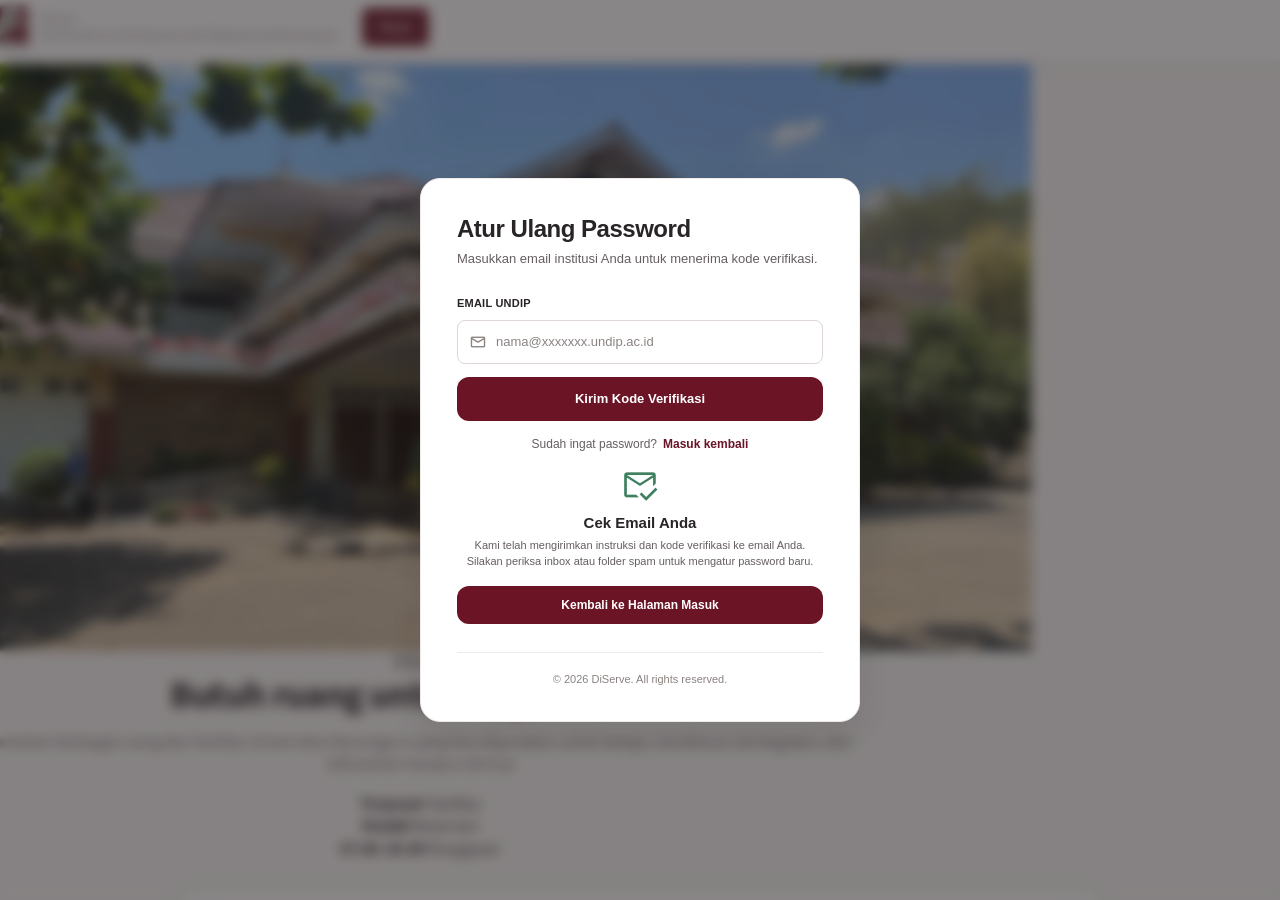
<file: forgotpw.html>
<!DOCTYPE html>
<html lang="id">
<head>
    <meta charset="UTF-8">
    <meta name="viewport" content="width=device-width, initial-scale=1.0">
    <title>Lupa Password - DiServe</title>
    <link rel="preconnect" href="https://fonts.googleapis.com">
    <link rel="preconnect" href="https://fonts.gstatic.com" crossorigin>
    <link href="https://fonts.googleapis.com/css2?family=Inter:wght@400;500;600;700&family=Plus+Jakarta+Sans:wght@400;500;600;700&display=swap" rel="stylesheet">
    <link href="https://fonts.googleapis.com/css2?family=Material+Symbols+Outlined" rel="stylesheet">
    <link rel="stylesheet" href="assets/css/style.css">
    <link rel="stylesheet" href="assets/css/login.css">
    <link rel="stylesheet" href="assets/css/forgotpw.css">
</head>
<body>
    <div class="login-background">
        <iframe src="index.html" title="Catalog DiServe"></iframe>
    </div>
    <div class="login-overlay"></div>
    
    <main class="login-container">
        <section class="login-box">
            <div class="login-header">
                <h1>Atur Ulang Password</h1>
                <p id="forgot-subtitle">Masukkan email institusi Anda untuk menerima kode verifikasi.</p>
            </div>

            <form class="login-form" id="forgot-form">
                <div class="form-group" id="email-group">
                    <label for="recovery-email">Email UNDIP</label>
                    <div class="input-wrapper">
                        <span class="material-symbols-outlined">mail</span>
                        <input type="email" id="recovery-email" name="email" placeholder="nama@xxxxxxx.undip.ac.id" autocomplete="email" required>
                    </div>
                    <p id="forgot-error" class="form-error"></p>
                </div>
                
                <button type="submit" class="btn-login" id="submit-forgot">Kirim Kode Verifikasi</button>
                
                <div class="register-link">
                    <p>Sudah ingat password?</p>
                    <a href="login.html">Masuk kembali</a>
                </div>
            </form>

            <div id="success-notification" class="hidden success-box">
                <span class="material-symbols-outlined success-icon">mark_email_read</span>
                <h3>Cek Email Anda</h3>
                <p>Kami telah mengirimkan instruksi dan kode verifikasi ke email Anda. Silakan periksa inbox atau folder spam untuk mengatur password baru.</p>
                <a href="login.html" class="btn-login success-btn">Kembali ke Halaman Masuk</a>
            </div>

            <p class="login-footer">&copy; 2026 DiServe. All rights reserved.</p>
        </section>
    </main>

    <script src="assets/js/forgotpw.js"></script>
</body>
</html>
</file>
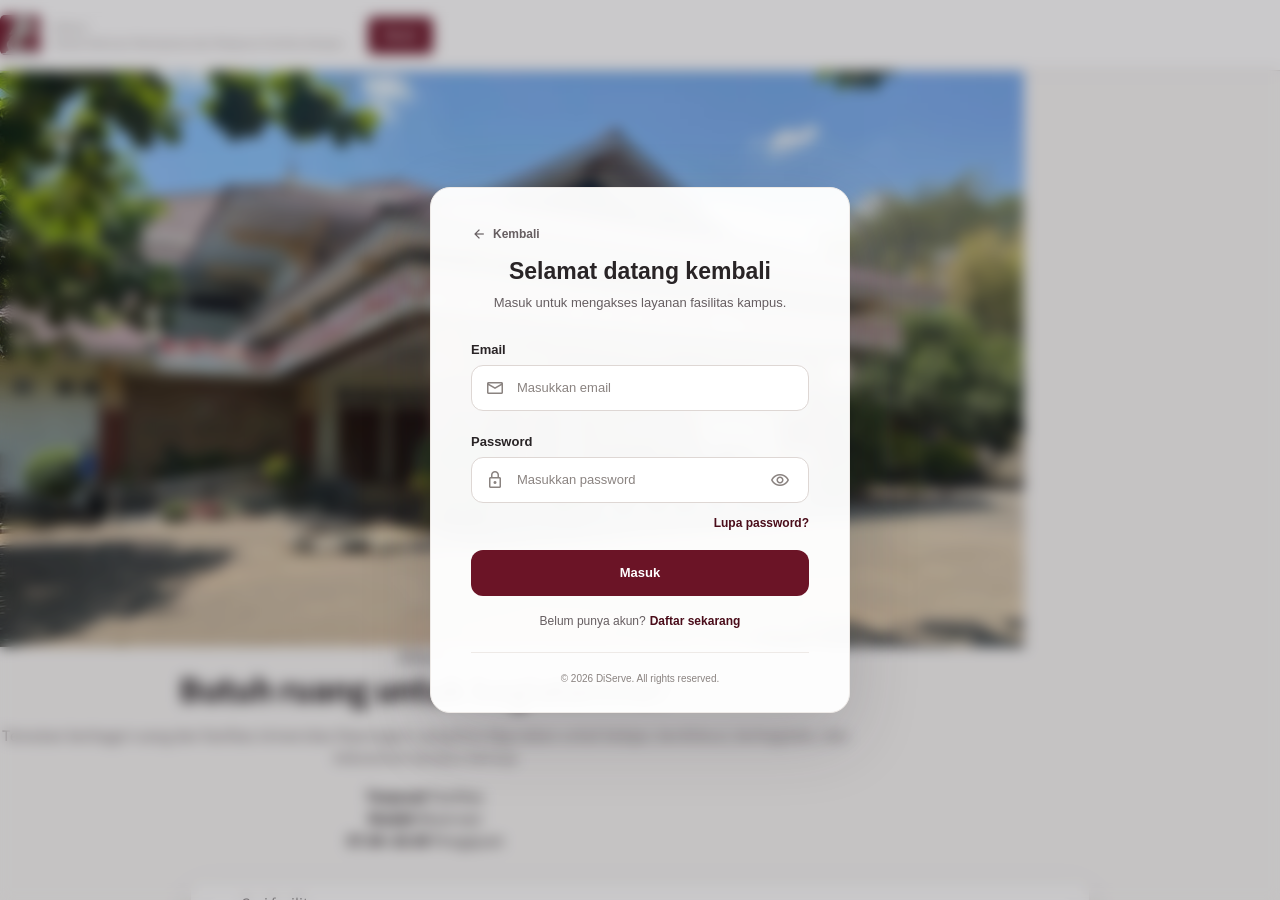
<file: login.html>
<!DOCTYPE html>
<html lang="id">
<head>
    <meta charset="UTF-8">
    <meta name="viewport" content="width=device-width, initial-scale=1.0">
    <title>Login DiServe</title>
    <link rel="preconnect" href="https://fonts.googleapis.com">
    <link rel="preconnect" href="https://fonts.gstatic.com" crossorigin>
    <link href="https://fonts.googleapis.com/css2?family=Inter:wght@400;500;600;700&family=Plus+Jakarta+Sans:wght@400;500;600;700&display=swap" rel="stylesheet">
    <link href="https://fonts.googleapis.com/css2?family=Material+Symbols+Outlined" rel="stylesheet">
    <link rel="stylesheet" href="assets/css/style.css">
    <link rel="stylesheet" href="assets/css/login.css">
</head>
<body>
    <div class="login-background">
        <iframe src="index.html" title="Catalog DiServe"></iframe>
    </div>
    <div class="login-overlay"></div>
    <main class="login-container">
        <section class="login-box">
            <a href="index.html" class="back-to-catalog">
                <span class="material-symbols-outlined">arrow_back</span>
                Kembali
            </a>
            <div class="login-header">
                <h1>Selamat datang kembali</h1>
                <p>Masuk untuk mengakses layanan fasilitas kampus.</p>
            </div>
            <form class="login-form" id="login-form">
                <div class="form-group">
                    <label for="email">Email</label>
                    <div class="input-wrapper">
                        <span class="material-symbols-outlined">mail</span>
                        <input type="email" id="email" name="email" placeholder="Masukkan email" autocomplete="email" required>
                    </div>
                    <p id="email-error" class="form-error"></p>
                </div>
                <div class="form-group">
                    <label for="password">Password</label>
                    <div class="input-wrapper">
                        <span class="material-symbols-outlined">lock</span>
                        <input type="password" id="password" name="password" placeholder="Masukkan password" autocomplete="current-password" required>
                        <button type="button" id="toggle-password" class="password-toggle" aria-label="Tampilkan password">
                            <span class="material-symbols-outlined">visibility</span>
                        </button>
                    </div>
                    <p id="password-error" class="form-error"></p>
                    <div class="forgot-password-wrapper">
                        <a href="forgotpw.html" class="forgot-password">
                            Lupa password?
                        </a>
                    </div>
                </div>
                <button type="submit" class="btn-login">Masuk</button>
                <div class="register-link">
                    <p>Belum punya akun?</p>
                    <a href="register.html">Daftar sekarang</a>
                </div>
            </form>
            <p class="login-footer">© 2026 DiServe. All rights reserved.</p>
        </section>
    </main>
    <script src="assets/js/login.js"></script>
</body>
</html>
</file>
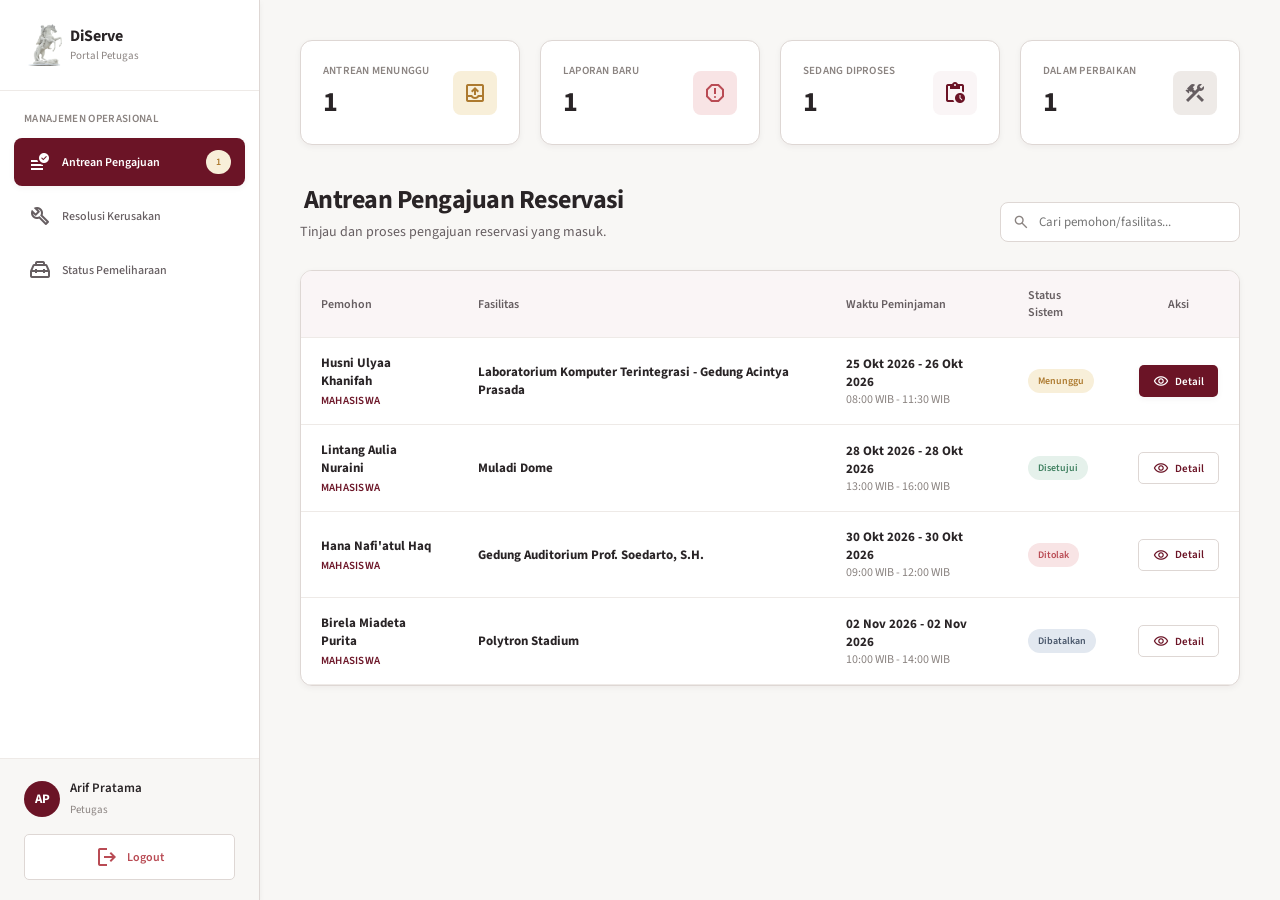
<file: petugas.html>
<!DOCTYPE html>
<html lang="id">
<head>
  <meta charset="utf-8">
  <meta name="viewport" content="width=device-width, initial-scale=1.0">
  <title>Dashboard Petugas - DiServe</title>
  
  <link href="https://fonts.googleapis.com/css2?family=Source+Sans+3:wght@400;500;600;700&display=swap" rel="stylesheet">
  <link href="https://fonts.googleapis.com/css2?family=Material+Symbols+Outlined:wght,FILL@100..700,0..1&display=swap" rel="stylesheet">
  
  <link rel="stylesheet" href="assets/css/style.css">
  <link rel="stylesheet" href="assets/css/petugas.css">
</head>

<body>

  <div class="dashboard-wrapper">

    <aside class="sidebar">
      <div class="sidebar-header">
            <img
          src="assets/images/logo-patung-kuda-undip.png"
          alt="Logo Universitas Diponegoro"
          class="sidebar-logo"
        />
        <div>
          <h2>DiServe</h2>
          <span>Portal Petugas</span>
        </div>
      </div>
      
      <div class="sidebar-navigation">
        <p class="navigation-label">Manajemen Operasional</p>
        
        <div class="navigation-item active" id="nav-btn-queue" onclick="switchTab('tab-queue')">
          <div class="navigation-item-left">
            <span class="material-symbols-outlined">data_check</span>
            <span>Antrean Pengajuan</span>
          </div>
          <span class="badge warning" id="badge-queue-count">1</span>
        </div>
        
        <div class="navigation-item" id="nav-btn-damage" onclick="switchTab('tab-damage')">
          <div class="navigation-item-left">
            <span class="material-symbols-outlined">build</span>
            <span>Resolusi Kerusakan</span>
          </div>
        </div>
        
        <div class="navigation-item" id="nav-btn-maintenance" onclick="switchTab('tab-maintenance')">
          <div class="navigation-item-left">
            <span class="material-symbols-outlined">service_toolbox</span>
            <span>Status Pemeliharaan</span>
          </div>
        </div>
      </div>
      
      <div class="sidebar-footer">
        <div class="user-profile">
          <div class="user-avatar sidebar-admin-avatar">AP</div>
          <div class="user-info">
            <p>Arif Pratama</p>
            <span>Petugas</span>
          </div>
        </div>
        <button class="logout-button" onclick="window.location.href='login.html'">
          <span class="material-symbols-outlined">logout</span> Logout
        </button>
      </div>
    </aside>


    <main class="main-content">
      
      <div class="stats-grid">
        <div class="stat-card">
          <div>
            <p class="stat-label">Antrean Menunggu</p>
            <h3 class="stat-value font-bold" id="stat-pending">1</h3>
          </div>
          <div class="stat-icon warning"><span class="material-symbols-outlined">outbox</span></div>
        </div>
        <div class="stat-card">
          <div>
            <p class="stat-label">Laporan Baru</p>
            <h3 class="stat-value font-bold">1</h3>
          </div>
          <div class="stat-icon danger"><span class="material-symbols-outlined">report</span></div>
        </div>
        <div class="stat-card">
          <div>
            <p class="stat-label">Sedang Diproses</p>
            <h3 class="stat-value font-bold">1</h3>
          </div>
          <div class="stat-icon primary"><span class="material-symbols-outlined">pending_actions</span></div>
        </div>
        <div class="stat-card">
          <div>
            <p class="stat-label">Dalam Perbaikan</p>
            <h3 class="stat-value font-bold">1</h3>
          </div>
          <div class="stat-icon neutral"><span class="material-symbols-outlined">construction</span></div>
        </div>
      </div>


      <div id="tab-queue" class="tab-content">
        <div class="page-header-flex">
          <div>
            <h2 class="page-title">Antrean Pengajuan Reservasi</h2>
            <p class="page-subtitle">Tinjau dan proses pengajuan reservasi yang masuk.</p>
          </div>
          <div class="action-buttons">
            <div class="search-input-wrapper">
              <span class="material-symbols-outlined search-icon">search</span>
              <input type="text" id="search-queue" class="form-input search-input" placeholder="Cari pemohon/fasilitas..." onkeyup="filterTable('search-queue', 'table-queue')">
            </div>
          </div>
        </div>
        
        <div class="table-card">
          <table class="data-table" id="table-queue">
            <thead>
              <tr>
                <th>Pemohon</th>
                <th>Fasilitas</th>
                <th>Waktu Peminjaman</th>
                <th>Status Sistem</th>
                <th class="text-center">Aksi</th>
              </tr>
            </thead>
            <tbody>
              <tr id="row-queue-1">
                <td>
                  <div class="font-bold">Husni Ulyaa Khanifah</div>
                  <div class="text-accent">Mahasiswa</div>
                </td>
                <td>
                  <div class="font-bold">Laboratorium Komputer Terintegrasi - Gedung Acintya Prasada</div>
                </td>
                <td>
                  <div class="font-bold">25 Okt 2026 - 26 Okt 2026</div>
                  <div class="text-small text-muted">08:00 WIB - 11:30 WIB</div>
                </td>
                <td><span class="badge warning">Menunggu</span></td>
                <td class="text-center">
                  <button class="button button-primary button-small" onclick="openReservationDetail('row-queue-1', 'Menunggu')">
                    <span class="material-symbols-outlined icon-small">visibility</span> Detail
                  </button>
                </td>
              </tr>
              <tr id="row-queue-2">
                <td>
                  <div class="font-bold">Lintang Aulia Nuraini</div>
                  <div class="text-accent">Mahasiswa</div>
                </td>
                <td>
                  <div class="font-bold">Muladi Dome</div>
                </td>
                <td>
                  <div class="font-bold">28 Okt 2026 - 28 Okt 2026</div>
                  <div class="text-small text-muted">13:00 WIB - 16:00 WIB</div>
                </td>
                <td><span class="badge success">Disetujui</span></td>
                <td class="text-center">
                  <button class="button button-outline button-small" onclick="openReservationDetail('row-queue-2', 'Disetujui')">
                    <span class="material-symbols-outlined icon-small">visibility</span> Detail
                  </button>
                </td>
              </tr>
              <tr id="row-queue-3">
                <td>
                  <div class="font-bold">Hana Nafi'atul Haq</div>
                  <div class="text-accent">Mahasiswa</div>
                </td>
                <td>
                  <div class="font-bold">Gedung Auditorium Prof. Soedarto, S.H.</div>
                </td>
                <td>
                  <div class="font-bold">30 Okt 2026 - 30 Okt 2026</div>
                  <div class="text-small text-muted">09:00 WIB - 12:00 WIB</div>
                </td>
                <td><span class="badge danger">Ditolak</span></td>
                <td class="text-center">
                  <button class="button button-outline button-small" onclick="openReservationDetail('row-queue-3', 'Ditolak', 'Fasilitas sedang dalam masa perbaikan dan pemeliharaan rutin.')">
                    <span class="material-symbols-outlined icon-small">visibility</span> Detail
                  </button>
                </td>
              </tr>
              <tr id="row-queue-4">
                <td>
                  <div class="font-bold">Birela Miadeta Purita</div>
                  <div class="text-accent">Mahasiswa</div>
                </td>
                <td>
                  <div class="font-bold">Polytron Stadium</div>
                </td>
                <td>
                  <div class="font-bold">02 Nov 2026 - 02 Nov 2026</div>
                  <div class="text-small text-muted">10:00 WIB - 14:00 WIB</div>
                </td>
                <td><span class="badge neutral">Dibatalkan</span></td>
                <td class="text-center">
                  <button class="button button-outline button-small" onclick="openReservationDetail('row-queue-4', 'Dibatalkan', 'Gedung dialihkan secara mendadak untuk acara penerimaan mahasiswa baru Universitas.')">
                    <span class="material-symbols-outlined icon-small">visibility</span> Detail
                  </button>
                </td>
              </tr>
            </tbody>
          </table>
        </div>
      </div>


      <div id="tab-damage" class="tab-content hidden">
        <div class="page-header-flex">
          <div>
            <h2 class="page-title">Manajemen Laporan Kerusakan</h2>
            <p class="page-subtitle">Tinjau detail masalah, bukti foto, dan perbarui status perbaikan sarana.</p>
          </div>
          <div class="action-buttons">
            <div class="search-input-wrapper">
              <span class="material-symbols-outlined search-icon">search</span>
              <input type="text" id="search-damage" class="form-input search-input" placeholder="Cari laporan..." onkeyup="filterTable('search-damage', 'table-damage')">
            </div>
          </div>
        </div>
        
        <div class="table-card">
          <table class="data-table" id="table-damage">
            <thead>
              <tr>
                <th>Pelapor & Fasilitas</th>
                <th>Kategori</th>
                <th>Kendala Dilaporkan</th>
                <th>Status Laporan</th>
                <th class="text-center">Tindakan</th>
              </tr>
            </thead>
            <tbody>
              <tr id="row-damage-1">
                <td>
                  <div class="font-bold">Laboratorium Sentral FK</div>
                  <div class="text-small text-muted">Pelapor: Husni Ulyaa Khanifah</div>
                </td>
                <td><span class="badge neutral">Kelistrikan</span></td>
                <td>Kerusakan pada instalasi listrik utama...</td>
                <td><span class="badge neutral">Baru</span></td>
                <td class="text-center">
                  <button class="button button-primary button-small" onclick="openDamageDetail('row-damage-1', 'Baru')">
                    <span class="material-symbols-outlined icon-small">visibility</span> Detail
                  </button>
                </td>
              </tr>
              <tr id="row-damage-2">
                <td>
                  <div class="font-bold">Gedung Auditorium Prof. Soedarto, S.H.</div>
                  <div class="text-small text-muted">Pelapor: Lintang Aulia Nuraini</div>
                </td>
                <td><span class="badge neutral">Fasilitas rusak</span></td>
                <td>Ditemukan kebocoran pada atap...</td>
                <td><span class="badge warning">Diproses</span></td>
                <td class="text-center">
                  <button class="button button-outline button-small" onclick="openDamageDetail('row-damage-2', 'Diproses')">
                    <span class="material-symbols-outlined icon-small">visibility</span> Detail
                  </button>
                </td>
              </tr>
              <tr id="row-damage-3">
                <td>
                  <div class="font-bold">Laboratorium Komputer Terintegrasi</div>
                  <div class="text-small text-muted">Pelapor: Hana Nafi'atul Haq</div>
                </td>
                <td><span class="badge neutral">Peralatan rusak</span></td>
                <td>Beberapa kursi dan meja komputer...</td>
                <td><span class="badge success">Selesai</span></td>
                <td class="text-center">
                  <button class="button button-outline button-small" onclick="openDamageDetail('row-damage-3', 'Selesai')">
                    <span class="material-symbols-outlined icon-small">visibility</span> Detail
                  </button>
                </td>
              </tr>
              <tr id="row-damage-4">
                <td>
                  <div class="font-bold">Polytron Stadium</div>
                  <div class="text-small text-muted">Pelapor: Birela Miadeta Purita</div>
                </td>
                <td><span class="badge neutral">Kelistrikan</span></td>
                <td>Lampu sorot lapangan mati satu...</td>
                <td><span class="badge danger">Ditolak</span></td>
                <td class="text-center">
                  <button class="button button-outline button-small" onclick="openDamageDetail('row-damage-4', 'Ditolak')">
                    <span class="material-symbols-outlined icon-small">visibility</span> Detail
                  </button>
                </td>
              </tr>
            </tbody>
          </table>
        </div>
      </div>


      <div id="tab-maintenance" class="tab-content hidden">
        <div class="page-header-flex">
          <div>
            <h2 class="page-title">Status Operasional Fasilitas</h2>
            <p class="page-subtitle">Tandai fasilitas yang sedang diperbaiki dan aktifkan kembali setelah perbaikan selesai.</p>
          </div>
          <div class="action-buttons">
            <div class="search-input-wrapper">
              <span class="material-symbols-outlined search-icon">search</span>
              <input type="text" id="search-maintenance" class="form-input search-input" placeholder="Cari fasilitas..." onkeyup="filterTable('search-maintenance', 'table-maintenance')">
            </div>
          </div>
        </div>
        
        <div class="table-card">
          <table class="data-table" id="table-maintenance">
            <thead>
              <tr>
                <th>Nama Fasilitas</th>
                <th>Lokasi</th>
                <th>Status Saat Ini</th>
                <th class="text-center">Ubah Status</th>
              </tr>
            </thead>
            <tbody>
              <tr id="row-ops-1">
                <td><div class="font-bold">Muladi Dome</div></td>
                <td>Lainnya</td>
                <td><span class="badge success">Aktif Normal</span></td>
                <td class="text-center"><button class="button button-outline button-small" onclick="toggleMaintenance('row-ops-1')">Set "Perbaikan"</button></td>
              </tr>
              <tr id="row-ops-2">
                <td><div class="font-bold">Polytron Stadium</div></td>
                <td>Lainnya</td>
                <td><span class="badge success">Aktif Normal</span></td>
                <td class="text-center"><button class="button button-outline button-small" onclick="toggleMaintenance('row-ops-2')">Set "Perbaikan"</button></td>
              </tr>
              <tr id="row-ops-3">
                <td><div class="font-bold">Gedung Auditorium Prof. Soedarto, S.H.</div></td>
                <td>Lainnya</td>
                <td><span class="badge danger">Dalam Perbaikan</span></td>
                <td class="text-center"><button class="button button-primary button-small" onclick="toggleMaintenance('row-ops-3')">Aktifkan Kembali</button></td>
              </tr>
              <tr id="row-ops-4">
                <td><div class="font-bold">Laboratorium Komputer Terintegrasi - Gedung Acintya Prasada</div></td>
                <td>FSM</td>
                <td><span class="badge success">Aktif Normal</span></td>
                <td class="text-center"><button class="button button-outline button-small" onclick="toggleMaintenance('row-ops-4')">Set "Perbaikan"</button></td>
              </tr>
              <tr id="row-ops-5">
                <td><div class="font-bold">Gedung Laboratorium Terpadu</div></td>
                <td>Lainnya</td>
                <td><span class="badge success">Aktif Normal</span></td>
                <td class="text-center"><button class="button button-outline button-small" onclick="toggleMaintenance('row-ops-5')">Set "Perbaikan"</button></td>
              </tr>
              <tr id="row-ops-6">
                <td><div class="font-bold">Laboratorium Sentral FK</div></td>
                <td>Lainnya</td>
                <td><span class="badge success">Aktif Normal</span></td>
                <td class="text-center"><button class="button button-outline button-small" onclick="toggleMaintenance('row-ops-6')">Set "Perbaikan"</button></td>
              </tr>
            </tbody>
          </table>
        </div>
      </div>

    </main>

  </div>


  <div id="modal-reservation-detail" class="modal-overlay hidden">
    <div class="modal-box modal-box-large">
      <h3 class="modal-title">Detail Pengajuan Reservasi</h3>
      <p class="modal-subtitle">Verifikasi identitas dan berkas pendukung sebelum memberikan persetujuan.</p>
      
      <div class="detail-container">
        <div class="detail-section">
          <h4 class="detail-section-title">Informasi Pemohon</h4>
          <div class="detail-grid-2col">
            <div>
              <span class="detail-label">Nama Lengkap</span>
              <div class="detail-value font-bold" id="detail-user-name">Husni Ulyaa Khanifah</div>
            </div>
            <div>
              <span class="detail-label">NIM / NIP</span>
              <div class="detail-value font-bold" id="detail-user-id">24060124120021</div>
            </div>
            <div>
              <span class="detail-label">Peran (Role)</span>
              <div class="detail-value text-accent" id="detail-user-role">Mahasiswa</div>
            </div>
            <div>
              <span class="detail-label">Nomor Telepon / WhatsApp</span>
              <div class="detail-value font-bold" id="detail-user-phone">0812-3456-7890</div>
            </div>
            <div class="grid-full">
              <span class="detail-label">Email Institusi</span>
              <div class="detail-value font-bold" id="detail-user-email">husni@students.undip.ac.id</div>
            </div>
          </div>
        </div>

        <div class="detail-section">
          <h4 class="detail-section-title">Detail Peminjaman</h4>
          <div class="detail-grid-2col">
            <div class="grid-full">
              <span class="detail-label">Fasilitas</span>
              <div class="detail-value font-bold" id="detail-facility">Laboratorium Komputer Terintegrasi - Gedung Acintya Prasada</div>
            </div>
            <div>
              <span class="detail-label">Rentang Tanggal</span>
              <div class="detail-value font-bold" id="detail-dates">25 Okt 2026 - 26 Okt 2026</div>
            </div>
            <div>
              <span class="detail-label">Jam Operasional</span>
              <div class="detail-value font-bold" id="detail-times">08:00 WIB - 11:30 WIB</div>
            </div>
            <div class="grid-full">
              <span class="detail-label">Tujuan Kegiatan</span>
              <div class="detail-value font-bold" id="detail-purpose">Pelatihan UI/UX Design Himpunan Mahasiswa Informatika</div>
            </div>
          </div>
        </div>

        <div class="detail-section">
          <h4 class="detail-section-title">Dokumen Pendukung</h4>
          <div class="file-download-card">
            <span class="material-symbols-outlined icon-file">description</span>
            <div class="file-info">
              <p class="file-name" id="detail-filename">Proposal_Kegiatan_Pelatihan_UIUX.pdf</p>
              <span class="text-small text-muted">PDF • 2.4 MB</span>
            </div>
            <a href="#" class="button button-outline button-small" id="detail-file-link" target="_blank">
              <span class="material-symbols-outlined icon-small">download</span> Unduh
            </a>
          </div>
        </div>

        <div id="detail-reason-box" class="detail-section reason-box danger hidden">
          <h4 class="detail-section-title">Alasan Penolakan/Pembatalan</h4>
          <p id="detail-reason-text" class="text-small font-bold"></p>
        </div>
      </div>

      <div class="modal-actions modal-actions-lg">
        <button type="button" class="button button-outline button-medium" onclick="closeModal('modal-reservation-detail')">Tutup</button>
        <button type="button" id="btn-modal-reject" class="button button-danger button-medium hidden" onclick="rejectFromModal()">Tolak Pengajuan</button>
        <button type="button" id="btn-modal-approve" class="button button-primary button-medium hidden" onclick="approveFromModal()">Setujui Pengajuan</button>
        <button type="button" id="btn-modal-cancel" class="button button-danger button-medium hidden" onclick="openEmergencyFromDetail()">Batalkan Darurat</button>
      </div>
    </div>
  </div>


  <div id="modal-damage-detail" class="modal-overlay hidden">
    <div class="modal-box modal-box-large">
      <h3 class="modal-title">Detail Laporan Kerusakan</h3>
      <p class="modal-subtitle">Tinjau bukti foto dan lokasi presisi sebelum mengalokasikan teknisi.</p>
      
      <div class="detail-container">
        <div class="detail-section">
          <h4 class="detail-section-title">Informasi Laporan</h4>
          <div class="detail-grid-2col">
            <div><span class="detail-label">Nama Pelapor</span><div class="detail-value font-bold" id="dmg-user-name">Husni Ulyaa Khanifah</div></div>
            <div><span class="detail-label">Kategori Masalah</span><div class="detail-value text-accent" id="dmg-category">KELISTRIKAN</div></div>
            <div class="grid-full"><span class="detail-label">Fasilitas</span><div class="detail-value font-bold" id="dmg-facility">Laboratorium Sentral FK</div></div>
            <div class="grid-full"><span class="detail-label">Lokasi Detail</span><div class="detail-value font-bold" id="dmg-location">Ruang 203, Lantai 2 (Area Kanan)</div></div>
          </div>
        </div>

        <div class="detail-section">
          <h4 class="detail-section-title">Deskripsi & Bukti Foto</h4>
          <div class="margin-bottom-3">
            <span class="detail-label">Deskripsi Masalah</span>
            <div class="detail-value text-description" id="dmg-description">Kerusakan pada instalasi listrik utama...</div>
          </div>
          <span class="detail-label">Foto Bukti Kerusakan</span>
          <div class="evidence-box">
            <span class="material-symbols-outlined evidence-icon">image</span>
            <span class="text-small font-bold text-muted" id="dmg-photo">foto_kerusakan_listrik.jpg</span>
            <button class="button button-outline button-small button-align-right">Lihat Foto</button>
          </div>
        </div>

        <div id="dmg-resolution-box" class="detail-section reason-box success hidden">
          <h4 class="detail-section-title">Catatan Resolusi Petugas</h4>
          <p id="dmg-resolution-text" class="text-small font-bold"></p>
        </div>

        <div id="dmg-reject-box" class="detail-section reason-box danger hidden">
          <h4 class="detail-section-title">Alasan Penolakan Laporan</h4>
          <p id="dmg-reject-text" class="text-small font-bold"></p>
        </div>
      </div>

      <div class="modal-actions modal-actions-lg">
        <button type="button" class="button button-outline button-medium" onclick="closeModal('modal-damage-detail')">Tutup</button>
        <button type="button" id="btn-dmg-reject" class="button button-danger button-medium hidden" onclick="rejectDamageFromModal()">Tolak Laporan</button>
        <button type="button" id="btn-dmg-process" class="button button-primary button-medium hidden" onclick="processDamageFromModal()">Tandai Sedang Diproses</button>
        <button type="button" id="btn-dmg-resolve" class="button button-primary button-medium hidden" onclick="openResolutionFromDetail()">Selesaikan Laporan</button>
      </div>
    </div>
  </div>


  <div id="modal-damage-reject" class="modal-overlay hidden">
    <div class="modal-box">
      <h3 class="modal-title">Tolak Laporan Kerusakan</h3>
      <p class="modal-subtitle">Masukkan alasan penolakan (misal: laporan duplikat, bukan wewenang kampus).</p>
      <div class="modal-form">
        <textarea id="damage-reject-reason" class="form-input" rows="3" placeholder="Contoh: Laporan ini sudah terdaftar sebelumnya dan sedang ditangani teknisi..."></textarea>
      </div>
      <div class="modal-actions">
        <button class="button button-outline button-medium" onclick="closeModal('modal-damage-reject')">Batal</button>
        <button class="button button-danger button-medium" onclick="confirmDamageReject()">Kirim Penolakan</button>
      </div>
    </div>
  </div>


  <div id="modal-emergency" class="modal-overlay hidden">
    <div class="modal-box">
      <h3 class="modal-title">Pembatalan Darurat</h3>
      <p class="modal-subtitle">Masukkan alasan pembatalan untuk reservasi yang sudah disetujui sebelumnya.</p>
      <div class="modal-form">
        <textarea id="emergency-reason" class="form-input" rows="3" placeholder="Contoh: Gedung dialihkan untuk keperluan mendadak..."></textarea>
      </div>
      <div class="modal-actions">
        <button class="button button-outline button-medium" onclick="closeModal('modal-emergency')">Batal</button>
        <button class="button button-danger button-medium" onclick="confirmEmergency()">Kirim & Batalkan</button>
      </div>
    </div>
  </div>


  <div id="modal-reject" class="modal-overlay hidden">
    <div class="modal-box">
      <h3 class="modal-title">Tolak Pengajuan Reservasi</h3>
      <p class="modal-subtitle">Masukkan alasan penolakan agar pemohon mengetahuinya.</p>
      <div class="modal-form">
        <textarea id="reject-reason" class="form-input" rows="3" placeholder="Contoh: Berkas tidak lengkap atau jadwal bentrok..."></textarea>
      </div>
      <div class="modal-actions">
        <button class="button button-outline button-medium" onclick="closeModal('modal-reject')">Batal</button>
        <button class="button button-danger button-medium" onclick="confirmReject()">Kirim Penolakan</button>
      </div>
    </div>
  </div>


  <div id="modal-resolution" class="modal-overlay hidden">
    <div class="modal-box">
      <h3 class="modal-title">Catatan Resolusi</h3>
      <p class="modal-subtitle">Jelaskan tindakan teknis yang telah diambil untuk menyelesaikan laporan.</p>
      <div class="modal-form">
        <textarea id="resolution-note" class="form-input" rows="3" placeholder="Contoh: Gedung telah diperbaiki dan dapat digunakan kembali..."></textarea>
      </div>
      <div class="modal-actions">
        <button class="button button-outline button-medium" onclick="closeModal('modal-resolution')">Tutup</button>
        <button class="button button-primary button-medium" onclick="confirmResolution()">Simpan Resolusi</button>
      </div>
    </div>
  </div>
  <script src="assets/js/petugas.js"></script>
</body>
</html>
</file>
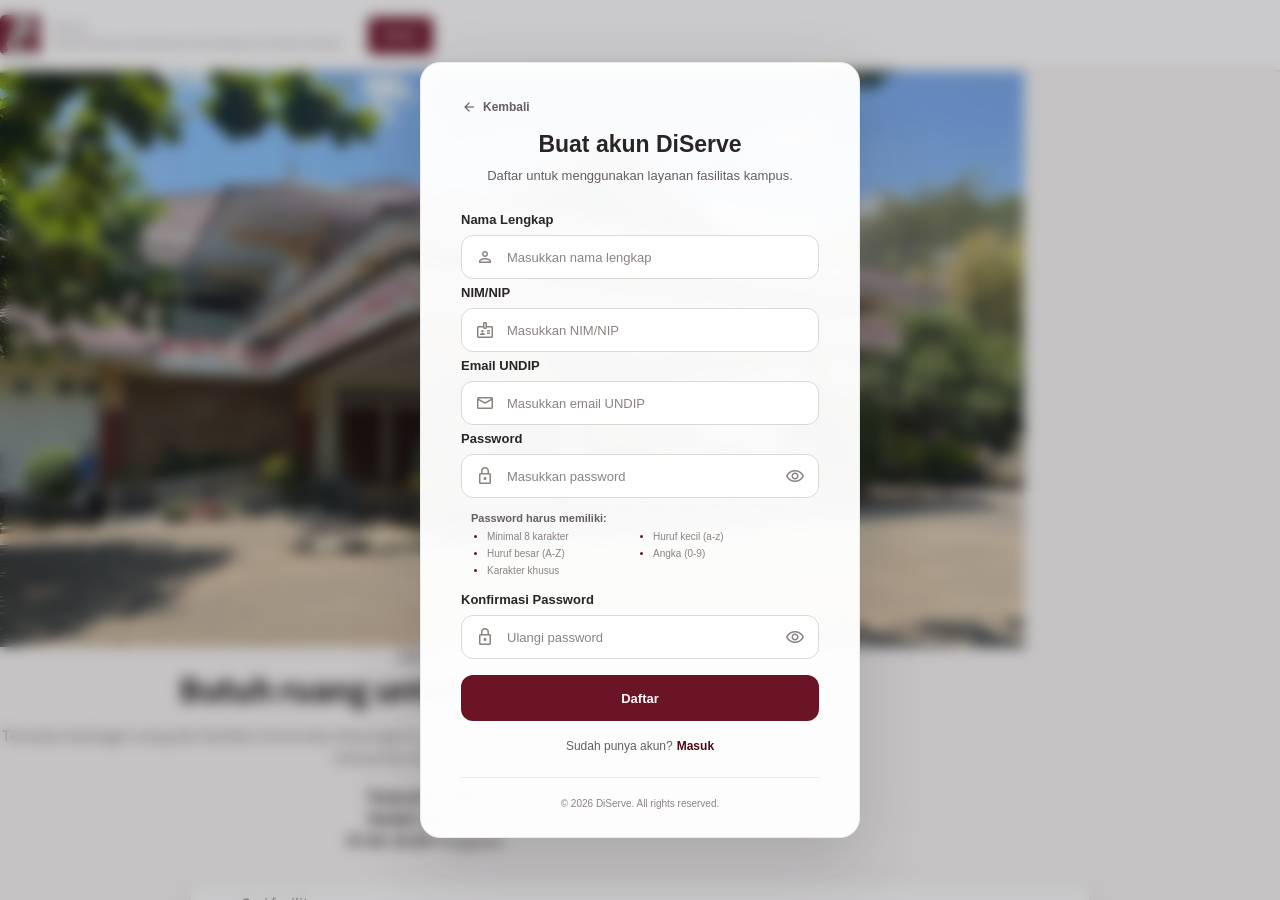
<file: register.html>
<!DOCTYPE html>
<html lang="id">
<head>
    <meta charset="UTF-8">
    <meta name="viewport" content="width=device-width, initial-scale=1.0">
    <title>Daftar Akun DiServe</title>
    <link rel="preconnect" href="https://fonts.googleapis.com">
    <link rel="preconnect" href="https://fonts.gstatic.com" crossorigin>
    <link href="https://fonts.googleapis.com/css2?family=Inter:wght@400;500;600;700&family=Plus+Jakarta+Sans:wght@400;500;600;700&display=swap" rel="stylesheet">
    <link href="https://fonts.googleapis.com/css2?family=Material+Symbols+Outlined" rel="stylesheet">
    <link rel="stylesheet" href="assets/css/style.css">
    <link rel="stylesheet" href="assets/css/register.css">
</head>
<body>
    <div class="register-background">
        <iframe src="index.html" title="Catalog DiServe"></iframe>
    </div>
    <div class="register-overlay"></div>
    <main class="register-container">
        <section class="register-box">
            <a href="index.html" class="back-to-catalog">
                <span class="material-symbols-outlined">arrow_back</span>
                Kembali
            </a>
            <div class="register-header">
                <h1>Buat akun DiServe</h1>
                <p>Daftar untuk menggunakan layanan fasilitas kampus.</p>
            </div>
            <form class="register-form" id="register-form">
                <div class="form-group">
                    <label for="name">Nama Lengkap</label>
                    <div class="input-wrapper">
                        <span class="material-symbols-outlined">person</span>
                        <input type="text" id="name" name="name" placeholder="Masukkan nama lengkap" autocomplete="name" required>
                    </div>
                    <p id="name-error" class="form-error"></p>
                </div>
                <div class="form-group">
                    <label for="identity-number">NIM/NIP</label>
                    <div class="input-wrapper">
                        <span class="material-symbols-outlined">badge</span>
                        <input type="text" id="identity-number" name="identity-number" placeholder="Masukkan NIM/NIP" autocomplete="off" required>
                    </div>
                    <p id="identity-error" class="form-error"></p>
                </div>
                <div class="form-group">
                    <label for="email">Email UNDIP</label>
                    <div class="input-wrapper">
                        <span class="material-symbols-outlined">mail</span>
                        <input type="email" id="email" name="email" placeholder="Masukkan email UNDIP" autocomplete="email" required>
                    </div>
                    <p id="email-error" class="form-error"></p>
                </div>
                <div class="form-group">
                    <label for="password">Password</label>
                    <div class="input-wrapper">
                        <span class="material-symbols-outlined">lock</span>
                        <input type="password" id="password" name="password" placeholder="Masukkan password" autocomplete="new-password" required>
                        <button type="button" id="toggle-password" class="password-toggle" aria-label="Tampilkan password">
                            <span class="material-symbols-outlined">visibility</span>
                        </button>
                    </div>
                    <p id="password-error" class="form-error"></p>
                    <div class="password-requirements">
                        <p>Password harus memiliki:</p>
                        <ul>
                            <li id="requirement-length">Minimal 8 karakter</li>
                            <li id="requirement-lowercase">Huruf kecil (a-z)</li>
                            <li id="requirement-uppercase">Huruf besar (A-Z)</li>
                            <li id="requirement-number">Angka (0-9)</li>
                            <li id="requirement-special">Karakter khusus</li>
                        </ul>
                    </div>
                </div>
                <div class="form-group">
                    <label for="password-confirmation">Konfirmasi Password</label>
                    <div class="input-wrapper">
                        <span class="material-symbols-outlined">lock</span>
                        <input type="password" id="password-confirmation" name="password-confirmation" placeholder="Ulangi password" autocomplete="new-password" required>
                        <button type="button" id="toggle-confirmation" class="password-toggle" aria-label="Tampilkan password">
                            <span class="material-symbols-outlined">visibility</span>
                        </button>
                    </div>
                    <p id="confirmation-error" class="form-error"></p>
                </div>
                <button type="submit" class="btn-register">Daftar</button>
                <div class="login-link">
                    <p>Sudah punya akun?</p>
                    <a href="login.html">Masuk</a>
                </div>
            </form>
            <p class="register-footer">
                © 2026 DiServe. All rights reserved.
            </p>
        </section>
    </main>
    <script src="assets/js/register.js"></script>
</body>
</html>
</file>
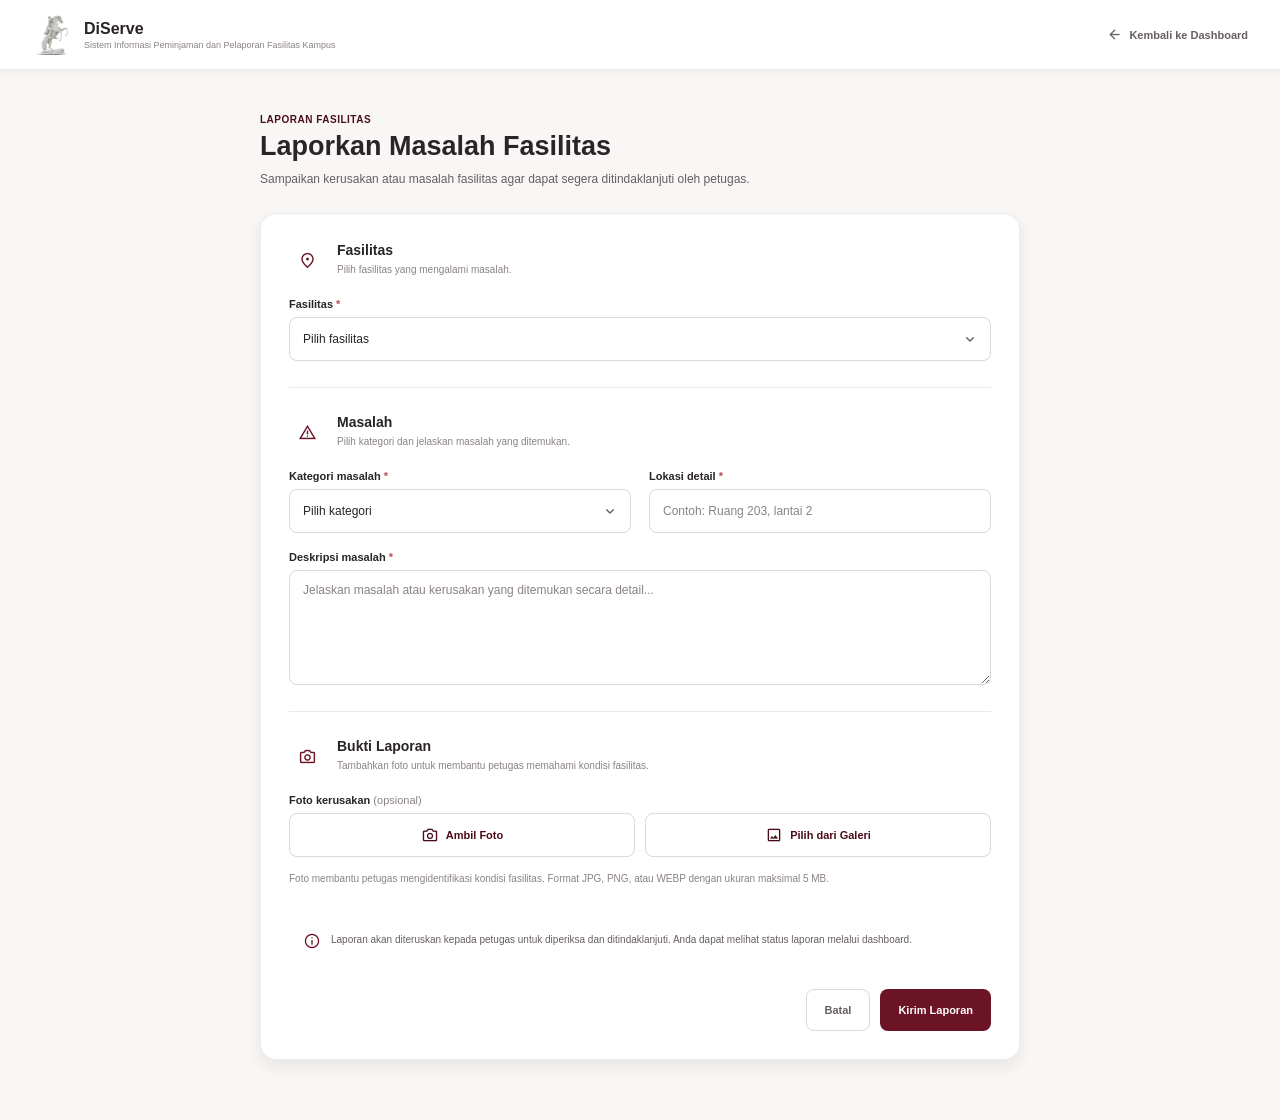
<file: report.html>
<!DOCTYPE html>
<html lang="id">
<head>
    <meta charset="UTF-8">
    <meta name="viewport" content="width=device-width, initial-scale=1.0">
    <title>Laporkan Masalah - DiServe</title>
    <link rel="preconnect" href="https://fonts.googleapis.com">
    <link rel="preconnect" href="https://fonts.gstatic.com" crossorigin>
    <link href="https://fonts.googleapis.com/css2?family=Inter:wght@400;500;600;700&family=Plus+Jakarta+Sans:wght@400;500;600;700&display=swap" rel="stylesheet">
    <link href="https://fonts.googleapis.com/css2?family=Material+Symbols+Outlined" rel="stylesheet">
    <link rel="stylesheet" href="assets/css/style.css">
    <link rel="stylesheet" href="assets/css/report.css">
</head>
<body>
    <header class="report-navbar">
        <a href="dashboard.html" class="report-brand">
            <div class="report-logo"><img src="assets/images/logo-patung-kuda-undip.png" alt="Logo UNDIP"></div>
            <div class="report-brand-text"><h1>DiServe</h1>
                <span>Sistem Informasi Peminjaman dan Pelaporan Fasilitas Kampus</span></div>
        </a>
        <a href="dashboard.html" class="report-back"><span class="material-symbols-outlined">arrow_back</span>Kembali ke Dashboard</a>
    </header>
    <main class="report-main">
        <section class="report-header">
            <p class="report-label">Laporan Fasilitas</p>
            <h2>Laporkan Masalah Fasilitas</h2>
            <p>Sampaikan kerusakan atau masalah fasilitas agar dapat segera ditindaklanjuti oleh petugas.</p>
        </section>
        <section class="report-card">
            <form class="report-form" id="report-form">
                <div class="report-section">
                    <div class="report-section-title">
                        <span class="material-symbols-outlined">location_on</span>
                        <div><h3>Fasilitas</h3><p>Pilih fasilitas yang mengalami masalah.</p></div>
                    </div>
                    <div class="form-group">
                        <label for="facility">Fasilitas <span class="required-mark">*</span></label>
                        <select id="facility" name="facility" required>
                            <option value="">Pilih fasilitas</option>
                            <option value="muladi-dome">Muladi Dome</option>
                            <option value="polytron">Gedung Serbaguna Polytron</option>
                            <option value="auditorium">Auditorium</option>
                            <option value="lab-komputer">Lab Komputer Terintegrasi</option>
                            <option value="gedung-laboratorium">Gedung Laboratorium Terpadu</option>
                            <option value="laboratorium-sentral">Laboratorium Sentral FK</option>
                        </select>
                    </div>
                </div>
                <div class="report-divider"></div>
                <div class="report-section">
                    <div class="report-section-title">
                        <span class="material-symbols-outlined">report_problem</span>
                        <div><h3>Masalah</h3><p>Pilih kategori dan jelaskan masalah yang ditemukan.</p></div>
                    </div>
                    <div class="report-form-grid">
                        <div class="form-group">
                            <label for="category">Kategori masalah <span class="required-mark">*</span></label>
                            <select id="category" name="category" required>
                                <option value="">Pilih kategori</option>
                                <option value="fasilitas-rusak">Fasilitas rusak</option>
                                <option value="peralatan-rusak">Peralatan rusak</option>
                                <option value="kebersihan">Kebersihan</option>
                                <option value="kelistrikan">Kelistrikan</option>
                                <option value="jaringan">Jaringan/Internet</option>
                                <option value="keamanan">Keamanan</option>
                                <option value="lainnya">Lainnya</option>
                            </select>
                        </div>
                        <div class="form-group">
                            <label for="location-detail">Lokasi detail <span class="required-mark">*</span></label>
                            <input type="text" id="location-detail" name="location_detail" placeholder="Contoh: Ruang 203, lantai 2" required>
                        </div>
                    </div>
                    <div class="form-group report-description-group">
                        <label for="description">Deskripsi masalah <span class="required-mark">*</span></label>
                        <textarea id="description" name="description" rows="5" placeholder="Jelaskan masalah atau kerusakan yang ditemukan secara detail..." required></textarea>
                    </div>
                </div>
                <div class="report-divider"></div>
                <div class="report-section">
                    <div class="report-section-title">
                        <span class="material-symbols-outlined">photo_camera</span>
                        <div><h3>Bukti Laporan</h3><p>Tambahkan foto untuk membantu petugas memahami kondisi fasilitas.</p></div>
                    </div>
                    <div class="form-group">
                        <label>Foto kerusakan <span class="optional-mark">(opsional)</span></label>
                        <div class="report-photo-actions">
                            <button type="button" class="report-photo-button" id="take-photo-button">
                                <span class="material-symbols-outlined">photo_camera</span>
                                Ambil Foto
                            </button>
                            <button type="button" class="report-photo-button" id="choose-photo-button">
                                <span class="material-symbols-outlined">image</span>
                                Pilih dari Galeri
                            </button>
                        </div>
                        <input type="file" id="camera-input" accept="image/*" capture="environment" hidden>
                        <input type="file" id="gallery-input" accept="image/*" hidden>
                        <p id="selected-photo" class="file-helper"></p>
                        <p class="file-helper">Foto membantu petugas mengidentifikasi kondisi fasilitas. Format JPG, PNG, atau WEBP dengan ukuran maksimal 5 MB.</p>
                        <p id="file-error" class="form-error"></p>
                    </div>
                </div>
                <div class="report-notice">
                    <span class="material-symbols-outlined">info</span>
                    <p>Laporan akan diteruskan kepada petugas untuk diperiksa dan ditindaklanjuti. Anda dapat melihat status laporan melalui dashboard.</p>
                </div>
                <div class="report-actions">
                    <a href="dashboard.html" class="report-button report-button-secondary">Batal</a>
                    <button type="submit" class="report-button report-button-primary">Kirim Laporan</button>
                </div>
            </form>
        </section>
    </main>
    <div class="report-success-overlay" id="report-success-overlay">
        <div class="report-success-modal">
            <button type="button" class="report-success-close" id="report-success-close" aria-label="Tutup">
                <span class="material-symbols-outlined">close</span>
            </button>
            <div class="report-success-icon">
                <span class="material-symbols-outlined">check</span>
            </div>
            <div class="report-success-header">
                <p class="report-label">Laporan Berhasil</p>
                <h2>Laporan berhasil dikirim</h2>
                <p>Laporan kamu telah diterima dan menunggu pemeriksaan petugas.</p>
            </div>
            <div class="report-success-body">
                <div class="report-success-status">
                    <span>Status</span>
                    <strong class="report-status new">Baru</strong>
                </div>
                <div class="report-success-grid">
                    <div class="report-success-item">
                        <span>Fasilitas</span>
                        <strong id="success-report-facility">Auditorium</strong>
                    </div>
                    <div class="report-success-item">
                        <span>Kategori</span>
                        <strong id="success-report-category">Kelistrikan</strong>
                    </div>
                    <div class="report-success-item">
                        <span>Lokasi</span>
                        <strong id="success-report-location">Lantai 1</strong>
                    </div>
                    <div class="report-success-item">
                        <span>Tanggal laporan</span>
                        <strong id="success-report-date">22 September 2026</strong>
                    </div>
                </div>
                <div class="report-success-description">
                    <span>Deskripsi Masalah</span>
                    <p id="success-report-description">Lampu tidak menyala.</p>
                </div>
                <div class="report-success-photo">
                    <span>Foto Kerusakan</span>
                    <strong id="success-report-photo">Tidak ada foto</strong>
                </div>
            </div>
            <div class="report-success-footer">
                <button type="button" class="report-button report-button-secondary" id="report-success-close-button">
                    Tutup
                </button>
                <a href="dashboard.html" class="report-button report-button-primary">
                    Lihat Dashboard
                </a>
            </div>
        </div>
    </div>
    <script src="assets/js/report.js"></script>
</body>
</html>
</file>
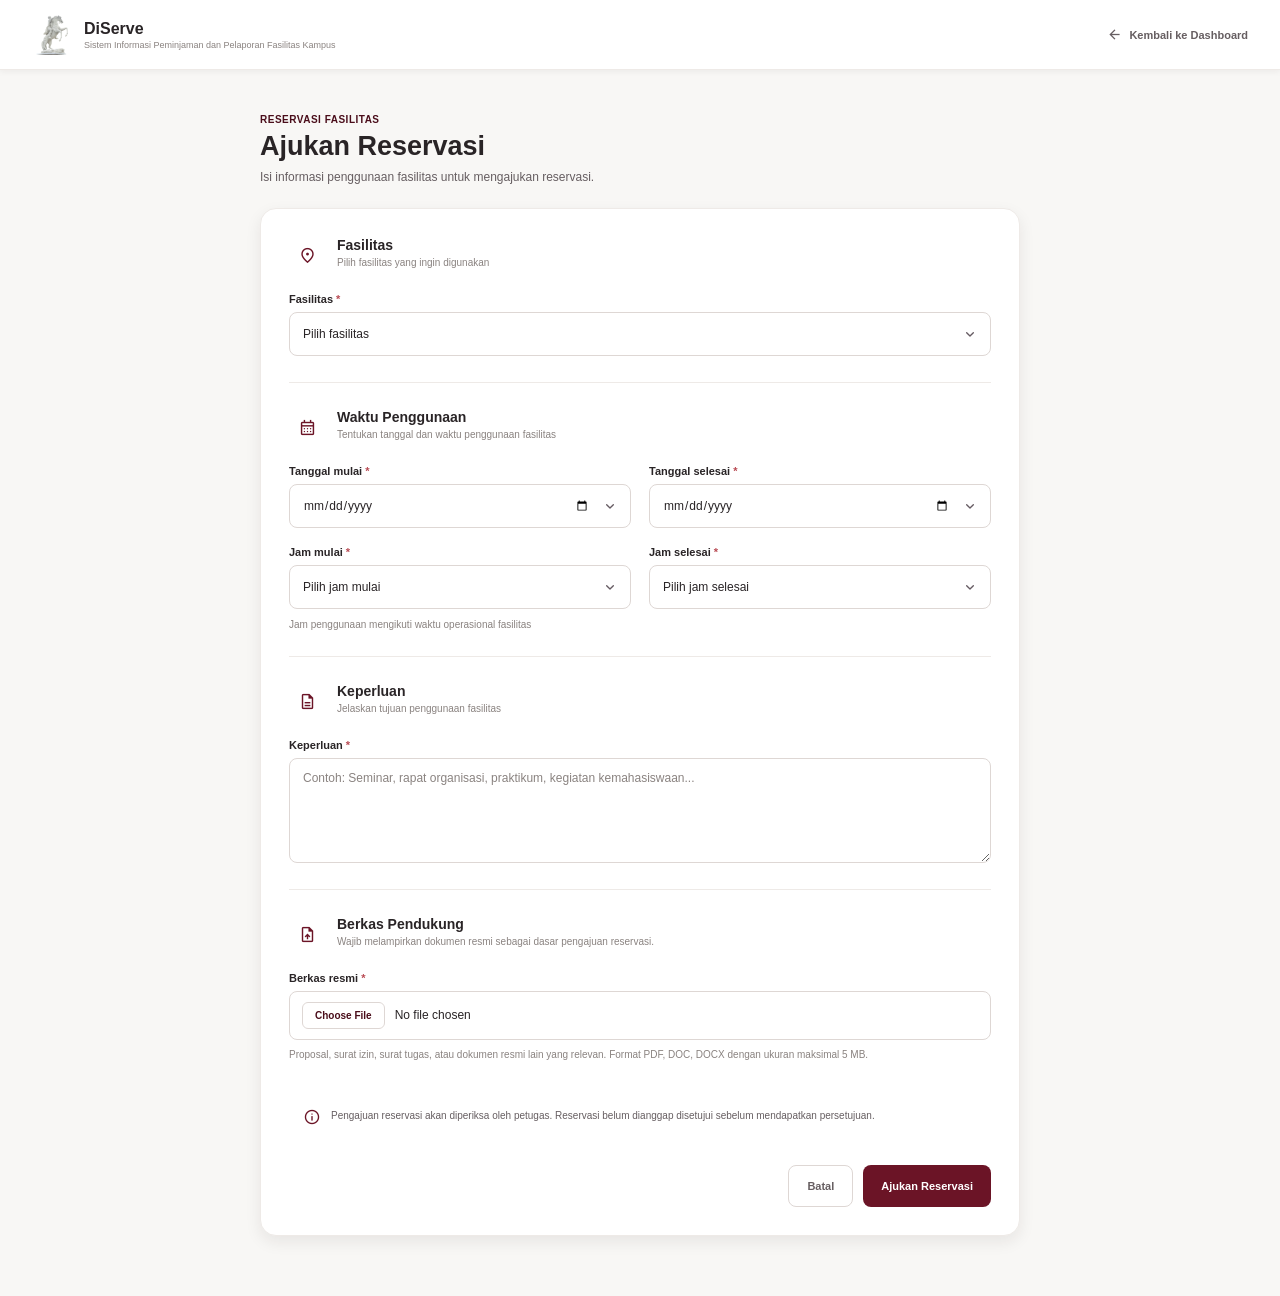
<file: reservation.html>
<!DOCTYPE html>
<html lang="id">
<head>
    <meta charset="UTF-8">
    <meta name="viewport" content="width=device-width, initial-scale=1.0">
    <title>Ajukan Reservasi - DiServe</title>
    <link rel="preconnect" href="https://fonts.googleapis.com">
    <link rel="preconnect" href="https://fonts.gstatic.com" crossorigin>
    <link href="https://fonts.googleapis.com/css2?family=Inter:wght@400;500;600;700&family=Plus+Jakarta+Sans:wght@400;500;600;700&display=swap" rel="stylesheet">
    <link href="https://fonts.googleapis.com/css2?family=Material+Symbols+Outlined" rel="stylesheet">
    <link rel="stylesheet" href="assets/css/style.css">
    <link rel="stylesheet" href="assets/css/reservation.css">
</head>
<body>
    <header class="reservation-navbar">
        <a href="dashboard.html" class="reservation-brand">
            <div class="reservation-logo">
                <img src="assets/images/logo-patung-kuda-undip.png" alt="Logo UNDIP">
            </div>
            <div class="reservation-brand-text">
                <h1>DiServe</h1>
                <span>Sistem Informasi Peminjaman dan Pelaporan Fasilitas Kampus</span>
            </div>
        </a>
        <a href="dashboard.html" class="reservation-back">
            <span class="material-symbols-outlined">arrow_back</span>
            Kembali ke Dashboard
        </a>
    </header>

    <main class="reservation-main">
        <section class="reservation-header">
            <p class="reservation-label">Reservasi Fasilitas</p>
            <h2>Ajukan Reservasi</h2>
            <p>Isi informasi penggunaan fasilitas untuk mengajukan reservasi.</p>
        </section>

        <section class="reservation-card">
            <form class="reservation-form" id="reservation-form">
                <div class="reservation-section">
                    <div class="reservation-section-title">
                        <span class="material-symbols-outlined">location_on</span>
                        <div>
                            <h3>Fasilitas</h3>
                            <p>Pilih fasilitas yang ingin digunakan</p>
                        </div>
                    </div>

                    <div class="form-group">
                        <label for="facility">Fasilitas <span class="required-mark">*</span></label>
                        <select id="facility" name="facility" required>
                            <option value="">Pilih fasilitas</option>
                            <option value="muladi-dome">Muladi Dome</option>
                            <option value="polytron">Gedung Serbaguna Polytron</option>
                            <option value="auditorium">Auditorium</option>
                            <option value="lab-komputer">Lab Komputer Terintegrasi</option>
                            <option value="gedung-laboratorium">Gedung Laboratorium Terpadu</option>
                            <option value="laboratorium-sentral">Laboratorium Sentral FK</option>
                        </select>
                    </div>
                </div>

                <div class="reservation-divider"></div>

                <div class="reservation-section">
                    <div class="reservation-section-title">
                        <span class="material-symbols-outlined">calendar_month</span>
                        <div>
                            <h3>Waktu Penggunaan</h3>
                            <p>Tentukan tanggal dan waktu penggunaan fasilitas</p>
                        </div>
                    </div>

                    <div class="reservation-form-grid">
                        <div class="form-group">
                            <label for="start-date">Tanggal mulai <span class="required-mark">*</span></label>
                            <input type="date" id="start-date" name="start_date" required>
                        </div>

                        <div class="form-group">
                            <label for="end-date">Tanggal selesai <span class="required-mark">*</span></label>
                            <input type="date" id="end-date" name="end_date" required>
                        </div>

                        <div class="form-group">
                            <label for="start-time">Jam mulai <span class="required-mark">*</span></label>
                            <select id="start-time" name="start_time" required>
                                <option value="">Pilih jam mulai</option>
                                <option value="07:00">06:00</option>
                                <option value="07:00">06:30</option>
                                <option value="07:00">07:00</option>
                                <option value="07:30">07:30</option>
                                <option value="08:00">08:00</option>
                                <option value="08:30">08:30</option>
                                <option value="09:00">09:00</option>
                                <option value="09:30">09:30</option>
                                <option value="10:00">10:00</option>
                                <option value="10:30">10:30</option>
                                <option value="11:00">11:00</option>
                                <option value="11:30">11:30</option>
                                <option value="12:00">12:00</option>
                                <option value="12:30">12:30</option>
                                <option value="13:00">13:00</option>
                                <option value="13:30">13:30</option>
                                <option value="14:00">14:00</option>
                                <option value="14:30">14:30</option>
                                <option value="15:00">15:00</option>
                                <option value="15:30">15:30</option>
                                <option value="16:00">16:00</option>
                                <option value="16:30">16:30</option>
                                <option value="17:00">17:00</option>
                                <option value="17:30">17:30</option>
                                <option value="18:00">18:00</option>
                                <option value="18:30">18:30</option>
                                <option value="19:00">19:00</option>
                                <option value="19:30">19:30</option>
                                <option value="20:00">20:00</option>
                                <option value="20:30">20:30</option>
                                <option value="21:00">21:00</option>
                                <option value="21:30">21:30</option>
                                <option value="22:00">22:00</option>
                                <option value="22:30">22:30</option>
                                <option value="23:00">23:00</option>
                            </select>
                        </div>

                        <div class="form-group">
                            <label for="end-time">Jam selesai <span class="required-mark">*</span></label>
                            <select id="end-time" name="end_time" required>
                                <option value="">Pilih jam selesai</option>
                                <option value="07:00">07:00</option>
                                <option value="07:30">07:30</option>
                                <option value="08:00">08:00</option>
                                <option value="08:30">08:30</option>
                                <option value="09:00">09:00</option>
                                <option value="09:30">09:30</option>
                                <option value="10:00">10:00</option>
                                <option value="10:30">10:30</option>
                                <option value="11:00">11:00</option>
                                <option value="11:30">11:30</option>
                                <option value="12:00">12:00</option>
                                <option value="12:30">12:30</option>
                                <option value="13:00">13:00</option>
                                <option value="13:30">13:30</option>
                                <option value="14:00">14:00</option>
                                <option value="14:30">14:30</option>
                                <option value="15:00">15:00</option>
                                <option value="15:30">15:30</option>
                                <option value="16:00">16:00</option>
                                <option value="16:30">16:30</option>
                                <option value="17:00">17:00</option>
                                <option value="17:30">17:30</option>
                                <option value="18:00">18:00</option>
                                <option value="18:30">18:30</option>
                                <option value="19:00">19:00</option>
                                <option value="19:30">19:30</option>
                                <option value="20:00">20:00</option>
                                <option value="20:30">20:30</option>
                                <option value="21:00">21:00</option>
                                <option value="21:30">21:30</option>
                                <option value="22:00">22:00</option>
                                <option value="22:30">22:30</option>
                                <option value="23:00">23:00</option>
                            </select>
                        </div>
                    </div>

                    <p class="reservation-helper">Jam penggunaan mengikuti waktu operasional fasilitas</p>
                </div>

                <div class="reservation-divider"></div>

                <div class="reservation-section">
                    <div class="reservation-section-title">
                        <span class="material-symbols-outlined">description</span>
                        <div>
                            <h3>Keperluan</h3>
                            <p>Jelaskan tujuan penggunaan fasilitas</p>
                        </div>
                    </div>

                    <div class="form-group">
                        <label for="purpose">Keperluan <span class="required-mark">*</span></label>
                        <textarea id="purpose" name="purpose" rows="4" placeholder="Contoh: Seminar, rapat organisasi, praktikum, kegiatan kemahasiswaan..." required></textarea>
                    </div>
                </div>

                <div class="reservation-divider"></div>

                <div class="reservation-section">
                    <div class="reservation-section-title">
                        <span class="material-symbols-outlined">upload_file</span>
                        <div>
                            <h3>Berkas Pendukung</h3>
                            <p>Wajib melampirkan dokumen resmi sebagai dasar pengajuan reservasi.</p>
                        </div>
                    </div>

                    <div class="form-group">
                        <label for="supporting-file">Berkas resmi <span class="required-mark">*</span></label>
                        <input type="file" id="supporting-file" name="supporting_file" accept=".pdf,.doc,.docx" required>
                        <p class="file-helper">Proposal, surat izin, surat tugas, atau dokumen resmi lain yang relevan. Format PDF, DOC, DOCX dengan ukuran maksimal 5 MB.</p>
                        <p id="file-error" class="form-error"></p>
                    </div>
                </div>

                <div class="reservation-notice">
                    <span class="material-symbols-outlined">info</span>
                    <p>Pengajuan reservasi akan diperiksa oleh petugas. Reservasi belum dianggap disetujui sebelum mendapatkan persetujuan.</p>
                </div>

                <div class="reservation-actions">
                    <a href="dashboard.html" class="reservation-button reservation-button-secondary">Batal</a>
                    <button type="submit" class="reservation-button reservation-button-primary">Ajukan Reservasi</button>
                </div>
            </form>
        </section>
    </main>

    <div class="reservation-success-overlay" id="reservation-success-overlay">
        <div class="reservation-success-modal">
            <button type="button" class="reservation-success-close" id="reservation-success-close" aria-label="Tutup">
                <span class="material-symbols-outlined">close</span>
            </button>

            <div class="reservation-success-icon">
                <span class="material-symbols-outlined">check</span>
            </div>

            <div class="reservation-success-header">
                <p class="reservation-label">Reservasi Berhasil</p>
                <h2>Pengajuan reservasi berhasil dikirim</h2>
                <p>Reservasi kamu telah diterima dan menunggu pemeriksaan petugas.</p>
            </div>

            <div class="reservation-success-body">
                <div class="reservation-success-status">
                    <span>Status</span>
                    <strong class="dashboard-status pending">Menunggu</strong>
                </div>

                <div class="reservation-success-grid">
                    <div class="reservation-success-item">
                        <span>Fasilitas</span>
                        <strong id="success-reservation-facility"></strong>
                    </div>

                    <div class="reservation-success-item">
                        <span>Tanggal</span>
                        <strong id="success-reservation-date"></strong>
                    </div>

                    <div class="reservation-success-item">
                        <span>Waktu</span>
                        <strong id="success-reservation-time"></strong>
                    </div>

                    <div class="reservation-success-item">
                        <span>Keperluan</span>
                        <strong id="success-reservation-purpose"></strong>
                    </div>
                </div>

                <div class="reservation-success-file">
                    <span>Berkas Pendukung</span>
                    <strong id="success-reservation-file"></strong>
                </div>
            </div>

            <div class="reservation-success-footer">
                <button type="button" class="reservation-button reservation-button-secondary" id="reservation-success-close-button">
                    Tutup
                </button>
                <a href="dashboard.html" class="reservation-button reservation-button-primary">
                    Lihat Dashboard
                </a>
            </div>
        </div>
    </div>

    <script src="assets/js/reservation.js"></script>
</body>
</html>
</file>
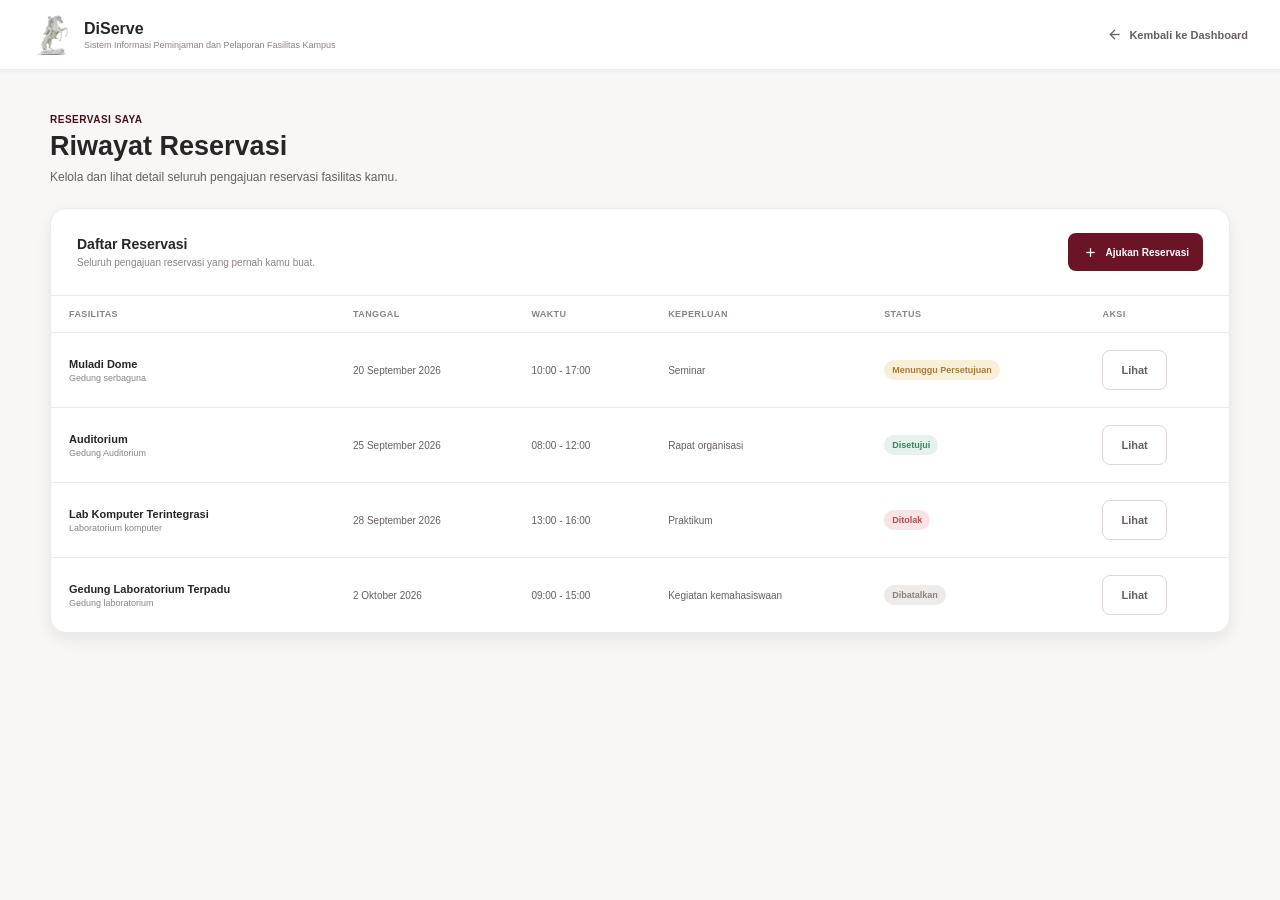
<file: reservations.html>
<!DOCTYPE html>
<html lang="id">
<head>
    <meta charset="UTF-8">
    <meta name="viewport" content="width=device-width, initial-scale=1.0">
    <title>Reservasi Saya - DiServe</title>
    <link rel="preconnect" href="https://fonts.googleapis.com">
    <link rel="preconnect" href="https://fonts.gstatic.com" crossorigin>
    <link href="https://fonts.googleapis.com/css2?family=Inter:wght@400;500;600;700&family=Plus+Jakarta+Sans:wght@400;500;600;700&display=swap" rel="stylesheet">
    <link href="https://fonts.googleapis.com/css2?family=Material+Symbols+Outlined" rel="stylesheet">
    <link rel="stylesheet" href="assets/css/style.css">
    <link rel="stylesheet" href="assets/css/reservations.css">
</head>
<body>
    <header class="reservations-navbar">
        <a href="dashboard.html" class="reservations-brand">
            <div class="reservations-logo"><img src="assets/images/logo-patung-kuda-undip.png" alt="Logo UNDIP"></div>
            <div class="reservations-brand-text">
                <h1>DiServe</h1>
                <span>Sistem Informasi Peminjaman dan Pelaporan Fasilitas Kampus</span>
            </div>
        </a>
        <a href="dashboard.html" class="reservations-back">
            <span class="material-symbols-outlined">arrow_back</span>
            Kembali ke Dashboard
        </a>
    </header>
    <main class="reservations-main">
        <section class="reservations-header">
            <p class="reservations-label">Reservasi Saya</p>
            <h2>Riwayat Reservasi</h2>
            <p>Kelola dan lihat detail seluruh pengajuan reservasi fasilitas kamu.</p>
        </section>
        <section class="reservations-card">
            <div class="reservations-card-header">
                <div>
                    <h3>Daftar Reservasi</h3>
                    <p>Seluruh pengajuan reservasi yang pernah kamu buat.</p>
                </div>
                <a href="reservation.html" class="reservations-add-button">
                    <span class="material-symbols-outlined">add</span>
                    Ajukan Reservasi
                </a>
            </div>
            <div class="reservations-table-wrapper">
                <table class="reservations-table">
                    <thead>
                        <tr>
                            <th>Fasilitas</th>
                            <th>Tanggal</th>
                            <th>Waktu</th>
                            <th>Keperluan</th>
                            <th>Status</th>
                            <th>Aksi</th>
                        </tr>
                    </thead>
                    <tbody>
                        <tr>
                            <td>
                                <div class="reservation-facility">
                                    <strong>Muladi Dome</strong>
                                    <span>Gedung serbaguna</span>
                                </div>
                            </td>
                            <td>20 September 2026</td>
                            <td>10:00 - 17:00</td>
                            <td>Seminar</td>
                            <td><span class="reservation-status reservation-status-pending">Menunggu Persetujuan</span></td>
                            <td>
                                <button type="button" class="reservation-table-action reservation-detail-button"
                                    data-facility="Muladi Dome"
                                    data-date="20 September 2026"
                                    data-time="10:00 - 17:00"
                                    data-purpose="Seminar"
                                    data-status="Menunggu Persetujuan"
                                    data-status-class="pending"
                                    data-file="Proposal_Seminar.pdf"
                                    data-submitted="15 September 2026, 14:32"
                                    data-cancellation-deadline="2026-09-19T10:00:00">
                                    Lihat
                                </button>
                            </td>
                        </tr>
                        <tr>
                            <td>
                                <div class="reservation-facility">
                                    <strong>Auditorium</strong>
                                    <span>Gedung Auditorium</span>
                                </div>
                            </td>
                            <td>25 September 2026</td>
                            <td>08:00 - 12:00</td>
                            <td>Rapat organisasi</td>
                            <td><span class="reservation-status reservation-status-approved">Disetujui</span></td>
                            <td>
                                <button type="button" class="reservation-table-action reservation-detail-button"
                                    data-facility="Auditorium"
                                    data-date="25 September 2026"
                                    data-time="08:00 - 12:00"
                                    data-purpose="Rapat organisasi"
                                    data-status="Disetujui"
                                    data-status-class="approved"
                                    data-file="Surat_Izin_Rapat.pdf"
                                    data-submitted="12 September 2026, 09:15"
                                    data-cancellation-deadline="2026-09-19T10:00:00">
                                    Lihat
                                </button>
                            </td>
                        </tr>
                        <tr>
                            <td>
                                <div class="reservation-facility">
                                    <strong>Lab Komputer Terintegrasi</strong>
                                    <span>Laboratorium komputer</span>
                                </div>
                            </td>
                            <td>28 September 2026</td>
                            <td>13:00 - 16:00</td>
                            <td>Praktikum</td>
                            <td><span class="reservation-status reservation-status-rejected">Ditolak</span></td>
                            <td>
                                <button type="button" class="reservation-table-action reservation-detail-button"
                                    data-facility="Lab Komputer Terintegrasi"
                                    data-date="28 September 2026"
                                    data-time="13:00 - 16:00"
                                    data-purpose="Praktikum"
                                    data-status="Ditolak"
                                    data-status-class="rejected"
                                    data-file="Surat_Tugas_Praktikum.pdf"
                                    data-submitted="10 September 2026, 15:40"
                                    data-cancellation-deadline="2026-09-19T10:00:00">
                                    Lihat
                                </button>
                            </td>
                        </tr>
                        <tr>
                            <td>
                                <div class="reservation-facility">
                                    <strong>Gedung Laboratorium Terpadu</strong>
                                    <span>Gedung laboratorium</span>
                                </div>
                            </td>
                            <td>2 Oktober 2026</td>
                            <td>09:00 - 15:00</td>
                            <td>Kegiatan kemahasiswaan</td>
                            <td><span class="reservation-status reservation-status-cancelled">Dibatalkan</span></td>
                            <td>
                                <button type="button" class="reservation-table-action reservation-detail-button"
                                    data-facility="Gedung Laboratorium Terpadu"
                                    data-date="2 Oktober 2026"
                                    data-time="09:00 - 15:00"
                                    data-purpose="Kegiatan kemahasiswaan"
                                    data-status="Dibatalkan"
                                    data-status-class="cancelled"
                                    data-file="Proposal_Kegiatan.pdf"
                                    data-submitted="8 September 2026, 11:20"
                                    data-cancellation-deadline="2026-09-19T10:00:00">
                                    Lihat
                                </button>
                            </td>
                        </tr>
                    </tbody>
                </table>
            </div>
        </section>
    </main>
    <div class="reservation-detail-overlay" id="reservation-detail-overlay">
        <div class="reservation-detail-modal">
            <div class="reservation-detail-header">
                <div>
                    <p>Detail Reservasi</p>
                    <h2 id="detail-facility">Muladi Dome</h2>
                </div>
                <button type="button" class="reservation-detail-close" id="reservation-detail-close" aria-label="Tutup">
                    <span class="material-symbols-outlined">close</span>
                </button>
            </div>
            <div class="reservation-detail-body">
                <div class="reservation-detail-status">
                    <span>Status</span>
                    <strong id="detail-status" class="status-pending">Menunggu Persetujuan</strong>
                </div>
                <div class="reservation-detail-grid">
                    <div class="reservation-detail-item">
                        <span>Fasilitas</span>
                        <strong id="detail-facility-name">Muladi Dome</strong>
                    </div>
                    <div class="reservation-detail-item">
                        <span>Tanggal Penggunaan</span>
                        <strong id="detail-date">20 September 2026</strong>
                    </div>
                    <div class="reservation-detail-item">
                        <span>Waktu Penggunaan</span>
                        <strong id="detail-time">10:00 - 17:00</strong>
                    </div>
                    <div class="reservation-detail-item">
                        <span>Keperluan</span>
                        <strong id="detail-purpose">Seminar</strong>
                    </div>
                </div>
                <div class="reservation-detail-item reservation-detail-file">
                    <span>Berkas Pendukung</span>
                    <strong id="detail-file">Proposal_Seminar.pdf</strong>
                </div>
                <div class="reservation-detail-item">
                    <span>Diajukan</span>
                    <strong id="detail-submitted">15 September 2026, 14:32</strong>
                </div>
            </div>
            <div class="reservation-cancellation-info">
                <div class="reservation-detail-item">
                    <span class="reservation-detail-item-label">Batas pembatalan</span>
                    <strong id="detail-cancellation-deadline">19 September 2026, 10:00</strong>
                </div>
                <p>Reservasi dapat dibatalkan paling lambat 24 jam sebelum waktu mulai penggunaan</p>
            </div>
            <div class="reservation-detail-footer">
                <button type="button" class="reservation-detail-button reservation-cancel-button" id="reservation-cancel-button">
                    Batalkan Reservasi
                </button>
                <button type="button" class="reservation-detail-button" id="reservation-detail-cancel">
                    Tutup
                </button>
            </div>
        </div>
    </div>
    <script src="assets/js/reservations.js"></script>
</body>
</html>
</file>
<file: assets/css/style.css>
:root {
  --white: #ffffff;
  --background: #f8f7f5;

  --primary: #6b1426;
  --primary-dark: #4a0d1a;
  --primary-light: #9b5262;

  --red-50: #faf5f6;
  --text-primary: #292426;
  --text-secondary: #665e61;
  --text-muted: #8a8380;

  --border: #ded7d4;
  --border-light: #eeeae7;

  --succes: #3f8060;
  --succes-bg: #e5f1eb;
  --warning: #ad7a2f;
  --warning-bg: #f8efd9;
  --danger: #b94b54;
  --danger-bg: #f8e4e5;
  --neutral: #475569;
  --neutral-bg: #e2e8f0;

  --font-heading: "Source Sans 3", sans-serif;
  --font-body: "Source Sans 3", sans-serif;
  --font-label: "Source Sans 3", sans-serif;

  --radius-kecil: 8px;
  --radius-medium: 12px;
  --radius--besar: 16px;
  --radius-xl: 20px;
  --radius-full: 999px;

  --shadow-kecil: 0 2px 6px rgba(36, 25, 29, 0.05);
  --shadow-medium: 0 6px 16px rgba(36, 25, 29, 0.08);
  --shadow-large: 0 12px 30px rgba(36, 25, 29, 0.1);
  
  --container-width: 1230px;
}

* {
  margin: 0;
  padding: 0;
  box-sizing: border-box;
}

html {
  scroll-behavior: smooth;
}

body {
  min-height: 100vh;
  font-family: var(--font-body);
  background: var(--background);
  color: var(--text-primary);
  -webkit-font-smoothing: antialiased;
  text-rendering: optimizeLegibility;
}

a {
  text-decoration: none;
  color: inherit;
}

button,
input,
select,
textarea {
  font: inherit;
}

img {
  display: block;
  max-width: 100%;
}

button {
  cursor: pointer;
}

.container {
  width: min(var(--container-width), calc(100% - (var(--page-padding) * 2)));
  margin: 0 auto;
}

.navbar {
  position: sticky;
  top: 0;
  z-index: 100;
  width: 100%;
  background: var(--white);
  border-bottom: 1px solid var(--border);
  box-shadow: var(--shadow-kecil);
}

.navbar-container {
  min-height: 70px;
  display: flex;
  align-items: center;
  gap: 24px;
}

.navbar-brand {
  display: flex;
  align-items: center;
  gap: 12px;
  flex-shrink: 0;
}

.navbar-logo {
  width: 40px;
  height: 40px;
  display: flex;
  align-items: center;
  justify-content: center;
  background: var(--primary);
  color: var(--white);
  border-radius: 5px;
  box-shadow: var(--shadow-kecil);
}

.navbar-logo img{
  width: 30px;
  height: auto;
  vertical-align: middle;
  margin-right: 2px;
  margin-bottom: -4px;
}

.navbar-brand-text h1 {
  font-family: var(--font-heading);
  font-size: 18px;
  line-height: 1.2;
  font-weight: 700;
  color: var(--text-primary);
}

.navbar-brand-text span {
  display: block;
  margin-top: 2px;
  font-family: var(--font-label);
  font-size: 11px;
  line-height: 14px;
  color: var(--text-muted);
}

.navbar-link {
  position: relative;
  padding: 25px 0;
  font-family: var(--font-label);
  font-size: 12px;
  font-weight: 500;
  color: var(--text-secondary);
  transition: color 0.2s ease;
}

.navbar-link:hover {
  color: var(--primary);
}

.navbar-link.active {
  color: var(--primary);
  font-weight: 600;
}

.navbar-link.active::after {
  content: "";
  position: absolute;
  left: 0;
  right: 0;
  bottom: 16px;
  height: 2px;
  background: var(--primary);
  border-radius: var(--radius-full);
}

.navbar-actions {
  display: flex;
  align-items: center;
  gap: 10px;
  margin-left: auto;
  flex-shrink: 0;
}

.navbar-login {
  display: inline-flex;
  align-items: center;
  gap: 8px;
  padding: 10px 16px;
  background: var(--primary);
  color: var(--white);
  border-radius: 5px;
  font-family: var(--font-label);
  font-size: 12px;
  font-weight: 600;
  box-shadow: var(--shadow-kecil);
  margin-left: auto;
  transition:
    background-color 0.2s ease,
    transform 0.15s ease;
}

.navbar-login:hover {
  background: var(--primary-dark);
}

.navbar-login:active {
  transform: scale(0.98);
}

.navbar-login .material-symbols-outlined {
  font-size: 17px;
}

.hero {
  background:radial-gradient(circle at 15% 20%,rgba(230, 178, 198, 0.45), transparent 35%), 
   radial-gradient(circle at 85% 70%,rgba(214, 229, 250, 0.6), transparent 35%), var(--background);
  border-bottom: 1px solid var(--border-light);
  padding: 48px 0 56px;
  position: relative;
  overflow: hidden;
}

.hero-container {
  display: flex;
  flex-direction: column;
  align-items: center;
}

.hero-badge {
  display: inline-flex;
  align-items: center;
  gap: 6px;
  padding: 6px 12px;
  margin-bottom: 5px;
  background: var(--purple-50);
  border: 1px solid var(--border);
  border-radius: var(--radius-full);
  color: var(--primary);
  font-family: var(--font-label);
  font-size: 11px;
  font-weight: 600;
}

.hero-badge .material-symbols-outlined {
  font-size: 16px;
}

.hero-inner {
  display: flex;
  justify-content: center;
}

.hero-content {
  width: 100%;
  max-width: 850px;
  text-align: center;
}

.hero-title {
  margin: 0 auto;
  max-width: 800px;
  font-family: var(--font-heading);
  font-size: 36px;
  line-height: 1.2;
  font-weight: 700;
  letter-spacing: -0.02em;
  color: var(--text-primary);
}

.hero-description {
  margin-top: 13px;
  margin-bottom: 17px;
  font-family: var(--font-body);
  font-size: medium;
  line-height: normal;
  font-weight: 400;
  color: var(--text-secondary);
}

.hero-decoration {
    position: absolute;
    border-radius: 50%;
    filter: blur(10px);
    pointer-events: none;
}

.hero-decoration-pink {
    width: 220px;
    height: 220px;
    background: rgba(215, 127, 161, 0.18);
    top: 40px;
    left: -80px;
}

.hero-decoration-blue {
    width: 280px;
    height: 280px;
    background: rgba(201, 218, 247, 0.45);
    right: -100px;
    bottom: 20px;
}

.search-panel {
  width: min(100%, 900px);
  margin: 28px auto 0;
  padding: 16px;
  background: rgba(255, 255, 255, 0.72);
  backdrop-filter: blur(18px);
  -webkit-backdrop-filter: blur(18px);
  border: 1px solid rgba(255, 255, 255, 0.8);
  box-shadow: 0 12px 35px rgba(80, 50, 70, 0.1);
  border-radius: 20px;
  border: 1px solid var(--border-light);
  border-radius: var(--radius-medium);
  box-shadow: var(--shadow-large);
}

.search-box {
  display: flex;
  margin: 0;
  width: 100%;
  height: 56px;
  gap: 10px;
  border-radius: var(--radius-medium);
  align-items: center;
  background: var(--white);
  border: none;
  box-shadow: none;
}

.search-box-input {
  position: relative;
  flex: 1;
  min-width: 0;
}

.search-box-input .material-symbols-outlined {
  position: absolute;
  left: 14px;
  top: 50%;
  transform: translateY(-50%);
  font-size: 20px;
  color: var(--text-muted);
  pointer-events: none;
}

.search-box-input input {
  width: 100%;
  height: 42px;
  margin: 0;
  padding: 0 14px 0 42px;
  border: 1px solid var(--border);
  border-radius: var(--radius-kecil);
  outline: none;
  background: var(--white);
  color: var(--text-primary);
  font-family: var(--font-body);
  font-size: 13px;
  transition:
    border-color 0.2s ease,
    box-shadow 0.2s ease;
}

.search-box-input input::placeholder {
  color: var(--text-muted);
}

.search-box-input input:focus {
  border-color: var(--primary);
  box-shadow: 0 0 0 3px rgba(109, 40, 217, 0.1);
}

.search-button {
  height: 40px;
  padding: 0 18px;
  border: none;
  border-radius: 5px;
  background: var(--primary);
  color: var(--white);
  font-family: var(--font-label);
  font-size: 12px;
  font-weight: 600;
  cursor: pointer;
  transition:
    background-color 0.2s ease,
    transform 0.15s ease;
}

.search-button:hover {
  background: var(--primary-dark);
}

.search-button:active {
  transform: scale(0.98);
}

.filters {
  width: 100%;
  display: grid;
  grid-template-columns: repeat(3, 1fr) auto;
  gap: 12px;
  margin: 8px 0 0;
  padding-top: 12px;
  border-top: 1px solid var(--border-light);
  align-items: end;
}

.filter-group {
  min-width: 0;
  display: flex;
  flex-direction: column;
}

.filter-group label {
  display: block;
  margin-bottom: 6px;
  font-family: var(--font-label);
  font-size: 11px;
  line-height: 14px;
  font-weight: 600;
  color: var(--text-primary);
}

.filter-group select {
  width: 100%;
  height: 40px;
  padding: 0 12px;
  border: 1px solid var(--border);
  border-radius: var(--radius-kecil);
  background: var(--white);
  color: var(--text-primary);
  font-family: var(--font-body);
  font-size: 13px;
  outline: none;
  cursor: pointer;
  transition: border-color 0.2s ease, box-shadow 0.2s ease;
}

.filter-group select:focus {
  border-color: var(--primary);
  box-shadow: 0 0 0 3px rgba(109, 40, 217, 0.1);
}

.filter-group select:hover {
  border-color: var(--purple-300);
}

.filter-submit {
  height: 40px;
  padding: 0 14px;
  border: none;
  display: flex;
  align-items: center;
  justify-content: center;
  gap: 5px;
  border-radius: 5px;
  background: var(--primary);
  color: var(--white);
  font-family: var(--font-label);
  font-size: 12px;
  font-weight: 600;
  cursor: pointer;
  margin: 0;
  transition:
    background-color 0.2s ease,
    transform 0.15s ease;
}

.filter-submit:active {
  transform: scale(0.98);
}

.filter-submit:hover {
  background: var(--primary-dark);
}

.filter-submit .material-symbols-outlined {
  font-size: 17px;
}

.filter-submit p {
  margin: 0;
}

.facility-section {
  padding: 48px 0 64px;
  background: var(--white);
}

.facility-section .container {
  width: min(var(--container-width), calc(100% - (var(--page-padding) * 2)));
}

.facility-grid {
  display: grid;
  grid-template-columns: repeat(3, 1fr);
  gap: 24px;
}

.facility-card {
  display: flex;
  flex-direction: column;
  background: var(--white);
  border: 1px solid var(--border);
  border-radius: var(--radius-medium);
  overflow: hidden;
  box-shadow: var(--shadow-kecil);
  transition:
    transform 0.2s ease,
    box-shadow 0.2s ease,
    border-color 0.2s ease;
}

.facility-card:hover {
  transform: translateY(-3px);
  border-color: var(--purple-200);
  box-shadow: var(--shadow-medium);
}

.facility-img-wrapper {
  position: relative;
  width: 100%;
  height: 190px;
  overflow: hidden;
  background: var(--purple-50);
}

.facility-card-image {
  width: 100%;
  height: 100%;
  object-fit: cover;
  transition: transform 0.3s ease;
}

.facility-card:hover .facility-card-image {
  transform: scale(1.03);
}

.facility-card-availability {
  position: absolute;
  top: 12px;
  right: 12px;
  display: inline-flex;
  align-items: center;
  padding: 5px 9px;
  border-radius: var(--radius-full);
  background: var(--succes-bg);
  color: var(--succes);
  font-family: var(--font-label);
  font-size: 10px;
  font-weight: 600;
  box-shadow: var(--shadow-kecil);
}

.facility-card-availability.available {
  background: var(--succes-bg);
  color: var(--succes);
}

.facility-card-availability.maintenance {
  background: var(--warning-bg);
  color: var(--warning);
}

.facility-card-availability.broken {
  background: var(--danger-bg);
  color: var(--danger);
}

.facility-card-content {
  display: flex;
  flex-direction: column;
  padding: 18px;
  flex: 1;
}

.facility-card-type {
  display: inline-block;
  margin-bottom: 7px;
  font-family: var(--font-label);
  font-size: 10px;
  line-height: 14px;
  font-weight: 700;
  color: var(--primary);
  text-transform: uppercase;
  letter-spacing: 0.04em;
}

.facility-card-title {
  margin: 0;
  font-family: var(--font-heading);
  font-size: 17px;
  line-height: 1.35;
  font-weight: 700;
  color: var(--text-primary);
  display: -webkit-box;
  -webkit-line-clamp: 2;
  -webkit-box-orient: vertical;
  overflow: hidden;
}

.facility-card-location {
  margin-top: 12px;
  font-family: var(--font-body);
  font-size: 12px;
  line-height: 18px;
  color: var(--text-secondary);
}

.facility-card-location {
  display: flex;
  align-items: center;
  gap: 5px;
  margin-top: 12px;
  font-size: 12px;
  color: var(--text-secondary);
}

.facility-card-location .material-symbols-outlined {
  font-size: 16px;
  color: var(--text-muted);
}

.facility-card-capacity {
  margin-top: 5px;
  font-family: var(--font-body);
  font-size: 12px;
  line-height: 18px;
  color: var(--text-secondary);
}

.facility-card-address {
  margin-top: 8px;
  font-family: var(--font-body);
  font-size: 11px;
  line-height: 17px;
  color: var(--text-muted);
  display: -webkit-box;
  -webkit-line-clamp: 2;
  -webkit-box-orient: vertical;
  overflow: hidden;
}

.facility-card-address .material-symbols-outlined{
  font-size: 16px;
  color: var(--text-muted);
}

.facility-card-link {
  display: inline-flex;
  align-items: center;
  margin-top: auto;
  padding-top: 16px;
  font-family: var(--font-label);
  font-size: 12px;
  font-weight: 600;
  color: var(--primary);
  transition:
    color 0.2s ease,
    gap 0.2s ease;
}

.facility-card-link:hover {
  color: var(--primary-dark);
}

@media (max-width: 900px) {
  .facility-grid {
    grid-template-columns: repeat(2, 1fr);
  }
}

@media (max-width: 600px) {
  .facility-section {
    padding: 32px 0 48px;
  }

  .facility-grid {
    grid-template-columns: 1fr;
    gap: 18px;
  }

  .facility-img-wrapper {
    height: 200px;
  }
}

@media (max-width: 700px) {
  .search-panel {
    padding: 12px;
  }

  .search-box-input {
    width: 100%;
  }

  .search-button {
    padding: 0 14px;
  }

  .filters {
    grid-template-columns: 1fr;
  }

  .filter-submit {
    width: 100%;
  }
}

.facility-card-capacity .material-symbols-outlined {
  font-size: 16px;
  color: var(--text-muted);
  vertical-align: middle;
}

.facility-card-address .material-symbols-outlined {
  font-size: 16px;
  color: var(--text-muted);
  vertical-align: middle;
}

.footer {
    padding: 30px 0;
    background: linear-gradient(180deg,#f6cee7,#dce6f5);
    border-top: 1px solid rgba(215, 127, 161, 0.15);
    text-align: center;
}

.footer p {
    margin: 0;
    font-family: var(--font-label);
    font-size: 11px;
    color: var(--text-secondary);
}
</file>
<file: assets/css/availability.css>
.availability-overlay {
  position: fixed;
  inset: 0;
  z-index: 100;
  display: none;
  align-items: center;
  justify-content: center;
  padding: 24px;
  background: rgba(47, 41, 48, 0.32);
  backdrop-filter: blur(6px);
  -webkit-backdrop-filter: blur(6px);
}

.availability-overlay.active {
  display: flex;
}

.availability-box {
  width: 100%;
  max-width: 640px;
  max-height: calc(100vh - 48px);
  display: flex;
  flex-direction: column;
  overflow: hidden;
  background: var(--white);
  border: 1px solid var(--border-light);
  border-radius: 20px;
  box-shadow: 0 25px 70px rgba(47, 41, 48, 0.2);
}

.availability-header {
  flex-shrink: 0;
  display: flex;
  align-items: flex-start;
  justify-content: space-between;
  gap: 16px;
  padding: 24px 24px 18px;
  border-bottom: 1px solid var(--border-light);
}

.availability-title-wrapper {
  min-width: 0;
}

.availability-label {
  margin: 0 0 5px;
  color: var(--primary-dark);
  font-size: 11px;
  font-weight: 700;
  text-transform: uppercase;
  letter-spacing: 0.5px;
}

.availability-title {
  margin: 0;
  color: var(--text-primary);
  font-family: var(--font-heading);
  font-size: 20px;
  font-weight: 700;
  line-height: 1.35;
}

.availability-subtitle {
  max-width: 480px;
  margin: 6px 0 0;
  color: var(--text-secondary);
  font-size: 12px;
  line-height: 1.5;
}

.availability-close {
  flex-shrink: 0;
  width: 36px;
  height: 36px;
  display: flex;
  align-items: center;
  justify-content: center;
  border: none;
  border-radius: 10px;
  background: transparent;
  color: var(--text-muted);
  cursor: pointer;
  transition:
    background 0.2s ease,
    color 0.2s ease;
}

.availability-close:hover {
  background: var(--border-light);
  color: var(--text-primary);
}

.availability-close .material-symbols-outlined {
  font-size: 21px;
}

.availability-content {
  min-height: 0;
  overflow-y: auto;
  padding: 22px 24px 24px;
  scrollbar-width: thin;
  scrollbar-color: var(--border) transparent;
}

.availability-content::-webkit-scrollbar {
  width: 6px;
}

.availability-content::-webkit-scrollbar-track {
  background: transparent;
}

.availability-content::-webkit-scrollbar-thumb {
  background: var(--border);
  border-radius: 999px;
}

.availability-content::-webkit-scrollbar-thumb:hover {
  background: var(--text-muted);
}

.availability-date-group {
  margin-bottom: 20px;
}

.availability-date-label {
  display: block;
  margin-bottom: 8px;
  color: var(--text-primary);
  font-size: 13px;
  font-weight: 600;
}

.availability-date-wrapper {
  position: relative;
  width: 100%;
}

.availability-date-wrapper .material-symbols-outlined {
  position: absolute;
  top: 50%;
  left: 14px;
  z-index: 2;
  transform: translateY(-50%);
  color: var(--text-muted);
  font-size: 20px;
  pointer-events: none;
}

.availability-date {
  width: 100%;
  height: 46px;
  box-sizing: border-box;
  padding: 0 14px 0 44px;
  border: 1px solid var(--border);
  border-radius: 12px;
  outline: none;
  background: var(--white);
  color: var(--text-primary);
  font-family: var(--font-body);
  font-size: 13px;
  cursor: pointer;
  transition:
    border-color 0.2s ease,
    box-shadow 0.2s ease;
}

.availability-date::-webkit-calendar-picker-indicator {
  opacity: 0;
  position: absolute;
  inset: 0;
  width: 100%;
  height: 100%;
  cursor: pointer;
}

.availability-date:focus {
  border-color: var(--primary);
  box-shadow: 0 0 0 3px rgba(213, 99, 143, 0.12);
}

.availability-info {
  display: grid;
  grid-template-columns: repeat(2, 1fr);
  gap: 10px;
  margin-bottom: 24px;
}

.availability-info-item {
  display: flex;
  align-items: center;
  gap: 11px;
  padding: 13px 14px;
  border: 1px solid var(--border-light);
  border-radius: 12px;
  background: var(--background);
}

.availability-info-item > .material-symbols-outlined {
  flex-shrink: 0;
  width: 34px;
  height: 34px;
  display: flex;
  align-items: center;
  justify-content: center;
  border-radius: 9px;
  background: var(--white);
  color: var(--primary);
  font-size: 19px;
}

.availability-info-label {
  display: block;
  margin-bottom: 3px;
  color: var(--text-muted);
  font-size: 10px;
  font-weight: 500;
}

.availability-info-value {
  display: block;
  color: var(--text-primary);
  font-size: 12px;
  font-weight: 700;
}

.availability-section {
  margin-top: 4px;
}

.availability-section-header {
  display: flex;
  align-items: center;
  justify-content: space-between;
  gap: 16px;
  margin-bottom: 12px;
}

.availability-section-kicker {
  margin: 0 0 3px;
  color: var(--text-muted);
  font-size: 10px;
  font-weight: 600;
  text-transform: uppercase;
  letter-spacing: 0.4px;
}

.availability-section-title {
  margin: 0;
  color: var(--text-primary);
  font-size: 15px;
  font-weight: 700;
}

.availability-slot-count {
  flex-shrink: 0;
  padding: 6px 10px;
  border-radius: 999px;
  background: var(--border-light);
  color: var(--text-secondary);
  font-size: 10px;
  font-weight: 600;
}

.availability-legend {
  display: flex;
  align-items: center;
  flex-wrap: wrap;
  gap: 14px;
  margin-bottom: 12px;
}

.availability-legend-item {
  display: flex;
  align-items: center;
  gap: 6px;
  color: var(--text-secondary);
  font-size: 10px;
}

.availability-legend-dot {
  width: 8px;
  height: 8px;
  flex-shrink: 0;
  border-radius: 50%;
}

.availability-legend-dot.available {
  background: var(--succes);
}

.availability-legend-dot.pending {
  background: var(--warning);
}

.availability-legend-dot.unavailable {
  background: var(--danger);
}

.availability-time-list {
  display: grid;
  grid-template-columns: repeat(2, minmax(0, 1fr));
  gap: 8px;
}

.availability-time-item {
  min-height: 48px;
  box-sizing: border-box;
  display: flex;
  align-items: center;
  justify-content: space-between;
  gap: 10px;
  padding: 8px 12px;
  border: 1px solid var(--border-light);
  border-radius: 11px;
  background: var(--white);
  transition:
    border-color 0.2s ease,
    background 0.2s ease;
}

.availability-time-item:hover {
  border-color: var(--border);
  background: var(--background);
}

.availability-time {
  flex: 1;
  min-width: 0;
  margin: 0;
  padding: 0;
  display: flex;
  align-items: center;
  align-self: center;
  color: var(--text-primary);
  font-family: var(--font-body);
  font-size: 11px;
  font-weight: 600;
  line-height: 1;
  white-space: nowrap;
}

.availability-status {
  flex-shrink: 0;
  min-width: 82px;
  min-height: 26px;
  box-sizing: border-box;
  margin: 0;
  padding: 5px 8px;
  display: flex;
  align-items: center;
  justify-content: center;
  align-self: center;
  border-radius: 999px;
  text-align: center;
  font-size: 9px;
  font-weight: 600;
  line-height: 1;
  white-space: nowrap;
}

.availability-status.available {
  background: var(--succes-bg);
  color: var(--succes);
}

.availability-status.pending {
  background: var(--warning-bg);
  color: var(--warning);
}

.availability-status.unavailable {
  background: var(--danger-bg);
  color: var(--danger);
}

.availability-footer {
  flex-shrink: 0;
  display: flex;
  justify-content: flex-end;
  gap: 10px;
  padding: 16px 24px 20px;
  border-top: 1px solid var(--border-light);
  background: var(--white);
}

.availability-button {
  height: 40px;
  padding: 0 18px;
  border-radius: 10px;
  font-family: var(--font-body);
  font-size: 12px;
  font-weight: 600;
  cursor: pointer;
  transition:
    background 0.2s ease,
    border-color 0.2s ease,
    color 0.2s ease;
}

.availability-button-secondary {
  border: 1px solid var(--border);
  background: var(--white);
  color: var(--text-secondary);
}

.availability-button-secondary:hover {
  background: var(--border-light);
  color: var(--text-primary);
}

.availability-button-primary {
  border: none;
  background: var(--primary);
  color: var(--white);
}

.availability-button-primary:hover {
  background: var(--primary-dark);
}

@media (max-width: 600px) {
  .availability-overlay {
    padding: 12px;
  }

  .availability-box {
    max-height: calc(100vh - 24px);
    border-radius: 16px;
  }

  .availability-header {
    padding: 20px 18px 16px;
  }

  .availability-title {
    font-size: 18px;
  }

  .availability-subtitle {
    font-size: 11px;
  }

  .availability-content {
    padding: 18px;
  }

  .availability-info {
    grid-template-columns: 1fr;
  }

  .availability-section-header {
    align-items: flex-start;
  }

  .availability-time-list {
    grid-template-columns: 1fr;
  }

  .availability-time-item {
    min-height: 48px;
    align-items: center;
  }

  .availability-footer {
    padding: 14px 18px 18px;
  }

  .availability-button {
    width: 100%;
  }
}
</file>
<file: assets/css/dashboard.css>
.dashboard-navbar {
  position: sticky;
  top: 0;
  z-index: 50;
  min-height: 70px;
  display: flex;
  align-items: center;
  justify-content: space-between;
  padding: 0 32px;
  background: var(--white);
  border-bottom: 1px solid var(--border-light);
  box-shadow: var(--shadow-kecil);
}

.dashboard-navbar-left {
  display: flex;
  align-items: center;
}

.dashboard-navbar-right {
  display: flex;
  align-items: center;
  gap: 18px;
}

.dashboard-brand {
  display: flex;
  align-items: center;
  gap: 3px;
  text-decoration: none;
}

.dashboard-logo {
  width: 40px;
  height: 40px;
  display: flex;
  align-items: center;
  justify-content: center;
}

.dashboard-logo img {
  width: 100%;
  height: 100%;
  object-fit: contain;
}

.dashboard-brand-text h1 {
  margin: 0;
  color: var(--text-primary);
  font-family: var(--font-heading);
  font-size: 16px;
  font-weight: 700;
}

.dashboard-brand-text span {
  display: block;
  max-width: 420px;
  margin-top: 2px;
  color: var(--text-muted);
  font-size: 9px;
}

.dashboard-user {
  display: flex;
  align-items: center;
  gap: 9px;
}

.dashboard-user-icon {
  width: 36px;
  height: 36px;
  display: flex;
  align-items: center;
  justify-content: center;
  border-radius: 50%;
  background: var(--red-50);
  color: var(--primary);
}

.dashboard-user-icon .material-symbols-outlined {
  font-size: 20px;
}

.dashboard-user-info strong {
  display: block;
  color: var(--text-primary);
  font-size: 11px;
  font-weight: 700;
}

.dashboard-user-info span {
  display: block;
  margin-top: 2px;
  color: var(--text-muted);
  font-size: 9px;
}

.dashboard-logout {
  width: 36px;
  height: 36px;
  display: flex;
  align-items: center;
  justify-content: center;
  border: none;
  border-radius: 10px;
  background: transparent;
  color: var(--text-muted);
  cursor: pointer;
}

.dashboard-logout:hover {
  background: var(--border-light);
  color: var(--primary);
}

.dashboard-main {
  width: min(var(--container-width), calc(100% - 48px));
  margin: 0 auto;
  padding: 42px 0 60px;
}

.dashboard-welcome {
  display: flex;
  align-items: center;
  justify-content: space-between;
  gap: 24px;
  margin-bottom: 30px;
}

.dashboard-label {
  margin: 0 0 6px;
  color: var(--primary-dark);
  font-size: 10px;
  font-weight: 700;
  letter-spacing: 0.5px;
  text-transform: uppercase;
}

.dashboard-welcome h2 {
  margin: 0;
  color: var(--text-primary);
  font-family: var(--font-heading);
  font-size: 26px;
  font-weight: 700;
}

.dashboard-welcome p:not(.dashboard-label) {
  margin: 8px 0 0;
  color: var(--text-secondary);
  font-size: 12px;
}

.dashboard-action-buttons {
  display: flex;
  align-items: center;
  gap: 10px;
}

.dashboard-primary-button,
.dashboard-secondary-button {
  display: inline-flex;
  align-items: center;
  justify-content: center;
  gap: 7px;
  height: 42px;
  padding: 0 17px;
  border-radius: 10px;
  font-family: var(--font-body);
  font-size: 11px;
  font-weight: 600;
  text-decoration: none;
  cursor: pointer;
}

.dashboard-primary-button {
  border: 1px solid var(--primary);
  background: var(--primary);
  color: var(--white);
}

.dashboard-primary-button:hover {
  background: var(--primary-dark);
  border-color: var(--primary-dark);
}

.dashboard-primary-button .material-symbols-outlined {
  font-size: 18px;
}

.dashboard-secondary-button {
  border: 1px solid var(--border);
  background: var(--white);
  color: var(--primary-dark);
}

.dashboard-secondary-button:hover {
  background: var(--red-50);
}

.dashboard-statistics {
  display: grid;
  grid-template-columns: repeat(4, 1fr);
  gap: 16px;
  margin-bottom: 38px;
}

.dashboard-stat-card {
  display: flex;
  align-items: center;
  gap: 13px;
  padding: 18px;
  border: 1px solid var(--border-light);
  border-radius: 14px;
  background: var(--white);
  box-shadow: var(--shadow-kecil);
}

.dashboard-stat-icon {
  width: 38px;
  height: 38px;
  display: flex;
  align-items: center;
  justify-content: center;
  flex-shrink: 0;
  border-radius: 10px;
  background: var(--red-50);
  color: var(--primary);
}

.dashboard-stat-icon .material-symbols-outlined {
  font-size: 20px;
}

.dashboard-stat-card span {
  display: block;
  color: var(--text-muted);
  font-size: 10px;
}

.dashboard-stat-card strong {
  display: block;
  margin-top: 3px;
  color: var(--text-primary);
  font-size: 21px;
  font-weight: 700;
}

.dashboard-section {
  margin-bottom: 38px;
}

.dashboard-section-header {
  display: flex;
  align-items: flex-end;
  justify-content: space-between;
  gap: 16px;
  margin-bottom: 15px;
}

.dashboard-section-header h2,
.dashboard-section-header h3 {
  margin: 0;
  color: var(--text-primary);
  font-family: var(--font-heading);
  font-weight: 700;
}

.dashboard-section-header h2 {
  font-size: 18px;
}

.dashboard-section-header h3 {
  font-size: 18px;
}

.dashboard-section-header p {
  margin: 5px 0 0;
  color: var(--text-muted);
  font-size: 10px;
}

.dashboard-view-all,
.dashboard-section-link {
  display: inline-flex;
  align-items: center;
  gap: 5px;
  color: var(--primary-dark);
  font-size: 11px;
  font-weight: 600;
  text-decoration: none;
}

.dashboard-section-link .material-symbols-outlined {
  font-size: 16px;
}

.dashboard-table-wrapper {
  overflow-x: auto;
  border: 1px solid var(--border-light);
  border-radius: 14px;
  background: var(--white);
  box-shadow: var(--shadow-kecil);
}

.dashboard-table {
  width: 100%;
  min-width: 760px;
  border-collapse: collapse;
}

.dashboard-table th {
  padding: 14px 16px;
  background: var(--red-50);
  color: var(--text-secondary);
  font-size: 10px;
  font-weight: 700;
  text-align: left;
  white-space: nowrap;
}

.dashboard-table td {
  padding: 15px 16px;
  border-top: 1px solid var(--border-light);
  color: var(--text-secondary);
  font-size: 11px;
  vertical-align: middle;
}

.dashboard-table th:nth-child(2),
.dashboard-table th:nth-child(3),
.dashboard-table th:nth-child(5),
.dashboard-table th:nth-child(6),
.dashboard-table td:nth-child(2),
.dashboard-table td:nth-child(3),
.dashboard-table td:nth-child(5),
.dashboard-table td:nth-child(6) {
  text-align: center;
}

.dashboard-table td strong {
  color: var(--text-primary);
  font-weight: 600;
}

.dashboard-table td strong {
  color: var(--text-primary);
  font-weight: 600;
}

.dashboard-status {
  display: inline-flex;
  align-items: center;
  justify-content: center;
  min-width: 82px;
  padding: 6px 9px;
  border-radius: 999px;
  font-size: 9px;
  font-weight: 600;
}

.dashboard-status.approved {
  background: var(--succes-bg);
  color: var(--succes);
}

.dashboard-status.pending {
  background: var(--warning-bg);
  color: var(--warning);
}

.dashboard-status.rejected {
  background: var(--danger-bg);
  color: var(--danger);
}

.dashboard-status.cancelled {
  background: var(--border-light);
  color: var(--text-muted);
}

.dashboard-table-action {
  padding: 7px 11px;
  border: 1px solid var(--border);
  border-radius: 8px;
  background: var(--white);
  color: var(--primary-dark);
  font-family: var(--font-body);
  font-size: 9px;
  font-weight: 600;
  cursor: pointer;
}

.dashboard-table-action:hover {
  background: var(--red-50);
}

.dashboard-empty-state {
  display: flex;
  flex-direction: column;
  align-items: center;
  justify-content: center;
  padding: 42px 24px;
  border: 1px solid var(--border-light);
  border-radius: 14px;
  background: var(--white);
  text-align: center;
  box-shadow: var(--shadow-kecil);
}

.dashboard-empty-state > .material-symbols-outlined {
  color: var(--primary-light);
  font-size: 38px;
}

.dashboard-empty-state h4 {
  margin: 10px 0 5px;
  color: var(--text-primary);
  font-size: 13px;
}

.dashboard-empty-state p {
  margin: 0 0 17px;
  color: var(--text-muted);
  font-size: 10px;
}

.reservation-detail-overlay {
  position: fixed;
  inset: 0;
  z-index: 1000;
  display: none;
  align-items: center;
  justify-content: center;
  padding: 24px;
  background: rgba(47, 41, 48, 0.45);
  backdrop-filter: blur(4px);
}

.reservation-detail-overlay.active {
  display: flex;
}

.reservation-detail-box {
  width: min(560px, 100%);
  max-height: calc(100vh - 48px);
  overflow-y: auto;
  border: 1px solid var(--border-light);
  border-radius: var(--radius--besar);
  background: var(--white);
  box-shadow: var(--shadow-large);
}

.reservation-detail-title-wrapper {
  flex: 1;
}

.reservation-detail-header {
  display: flex;
  align-items: flex-start;
  justify-content: space-between;
  gap: 20px;
  padding: 24px 26px;
  border-bottom: 1px solid var(--border-light);
}

.reservation-detail-title {
  margin: 0;
  color: var(--text-primary);
  font-family: var(--font-heading);
  font-size: 20px;
  font-weight: 700;
}

.reservation-detail-close {
  width: 34px;
  height: 34px;
  display: flex;
  align-items: center;
  justify-content: center;
  flex-shrink: 0;
  border: none;
  border-radius: var(--radius-kecil);
  background: var(--red-50);
  color: var(--text-secondary);
  cursor: pointer;
}

.reservation-detail-close:hover {
  background: var(--border-light);
  color: var(--text-primary);
}

.reservation-detail-close .material-symbols-outlined {
  font-size: 19px;
}

.reservation-detail-content {
  display: grid;
  grid-template-columns: repeat(2, 1fr);
  gap: 20px 24px;
  padding: 24px 26px;
}

.reservation-detail-item {
  display: flex;
  flex-direction: column;
  gap: 5px;
}

.reservation-detail-item-label {
  color: var(--text-muted);
  font-size: 10px;
}

.reservation-detail-item strong {
  color: var(--text-primary);
  font-size: 12px;
  font-weight: 600;
  line-height: 1.5;
}

.reservation-detail-item .dashboard-status {
  align-self: flex-start;
}

.reservation-detail-footer {
  display: flex;
  justify-content: flex-end;
  padding: 18px 26px;
  border-top: 1px solid var(--border-light);
}

.reservation-cancellation-info {
  margin: 0 26px 20px;
  padding: 13px 14px;
  border: 1px solid var(--border-light);
  border-radius: var(--radius-kecil);
  background: var(--red-50);
}

.reservation-cancellation-info .reservation-detail-item {
  gap: 5px;
}

.reservation-cancellation-info p {
  margin: 8px 0 0;
  color: var(--text-secondary);
  font-size: 10px;
  line-height: 1.6;
}

.dashboard-danger-button {
  height: 42px;
  display: inline-flex;
  align-items: center;
  justify-content: center;
  padding: 0 18px;
  border: 1px solid var(--danger);
  border-radius: var(--radius-kecil);
  background: var(--white);
  color: var(--danger);
  font-family: var(--font-body);
  font-size: 11px;
  font-weight: 600;
  cursor: pointer;
}

.dashboard-danger-button:hover {
  background: var(--danger-bg);
}

.reservation-detail-footer {
  display: flex;
  justify-content: flex-end;
  align-items: center;
  gap: 10px;
  padding: 18px 26px;
  border-top: 1px solid var(--border-light);
}

.report-status-summary {
  display: grid;
  grid-template-columns: repeat(5, 1fr);
  gap: 10px;
  margin-bottom: 20px;
}

.report-status-card {
  padding: 14px 16px;
  border: 1px solid var(--border-light);
  border-radius: var(--radius-kecil);
  background: var(--white);
}

.report-status-card span {
  display: block;
  margin-bottom: 5px;
  color: var(--text-muted);
  font-size: 9px;
}

.report-status-card strong {
  color: var(--text-primary);
  font-size: 18px;
  font-weight: 700;
}

.report-status {
  display: inline-flex;
  align-items: center;
  padding: 5px 8px;
  border-radius: var(--radius-full);
  font-size: 9px;
  font-weight: 700;
  white-space: nowrap;
}

.report-status.new {
  background: var(--red-50);
  color: var(--primary-dark);
}

.report-status.processing {
  background: var(--warning-bg);
  color: var(--warning);
}

.report-status.completed {
  background: var(--succes-bg);
  color: var(--succes);
}

.report-status.rejected {
  background: var(--danger-bg);
  color: var(--danger);
}

.report-detail-overlay {
  position: fixed;
  inset: 0;
  z-index: 1000;
  display: none;
  align-items: center;
  justify-content: center;
  padding: 24px;
  background: rgba(47, 41, 48, 0.45);
  backdrop-filter: blur(4px);
}

.report-detail-overlay.active {
  display: flex;
}

.report-detail-modal {
  width: min(560px, 100%);
  max-height: calc(100vh - 48px);
  overflow-y: auto;
  border: 1px solid var(--border-light);
  border-radius: var(--radius--besar);
  background: var(--white);
  box-shadow: var(--shadow-large);
}

.report-detail-header {
  display: flex;
  align-items: flex-start;
  justify-content: space-between;
  gap: 20px;
  padding: 24px 26px;
  border-bottom: 1px solid var(--border-light);
}

.report-detail-header h2 {
  margin: 0;
  color: var(--text-primary);
  font-family: var(--font-heading);
  font-size: 20px;
  font-weight: 700;
}

.report-detail-close {
  width: 34px;
  height: 34px;
  display: flex;
  align-items: center;
  justify-content: center;
  flex-shrink: 0;
  border: none;
  border-radius: var(--radius-kecil);
  background: var(--red-50);
  color: var(--text-secondary);
  cursor: pointer;
}

.report-detail-close:hover {
  background: var(--border-light);
  color: var(--text-primary);
}

.report-detail-body {
  padding: 24px 26px;
}

.report-detail-status-box {
  display: flex;
  align-items: center;
  justify-content: space-between;
  gap: 20px;
  margin-bottom: 22px;
  padding: 13px 15px;
  border-radius: var(--radius-kecil);
  background: var(--red-50);
}

.report-detail-status-box span {
  color: var(--text-secondary);
  font-size: 11px;
  font-weight: 600;
}

.report-detail-grid {
  display: grid;
  grid-template-columns: repeat(2, 1fr);
  gap: 20px 24px;
}

.report-detail-item {
  display: flex;
  flex-direction: column;
  gap: 5px;
}

.report-detail-item > span,
.report-detail-description > span,
.report-detail-note > span {
  color: var(--text-muted);
  font-size: 10px;
}

.report-detail-item strong {
  color: var(--text-primary);
  font-size: 12px;
  font-weight: 600;
  line-height: 1.5;
}

.report-detail-description {
  margin-top: 22px;
  padding-top: 20px;
  border-top: 1px solid var(--border-light);
}

.report-detail-description p,
.report-detail-note p {
  margin: 6px 0 0;
  color: var(--text-secondary);
  font-size: 11px;
  line-height: 1.7;
}

.report-detail-photo {
  margin-top: 20px;
}

.report-detail-note {
  margin-top: 20px;
  padding: 13px 14px;
  border: 1px solid var(--border-light);
  border-radius: var(--radius-kecil);
  background: var(--red-50);
}

.report-detail-footer {
  display: flex;
  justify-content: flex-end;
  padding: 18px 26px;
  border-top: 1px solid var(--border-light);
}

.report-detail-button {
  height: 40px;
  display: inline-flex;
  align-items: center;
  justify-content: center;
  padding: 0 18px;
  border: 1px solid var(--border);
  border-radius: var(--radius-kecil);
  background: var(--white);
  color: var(--text-secondary);
  font-family: var(--font-body);
  font-size: 11px;
  font-weight: 600;
  line-height: 1;
  cursor: pointer;
}

.report-detail-button:hover {
  background: var(--border-light);
}

@media (max-width: 900px) {
  .dashboard-statistics {
    grid-template-columns: repeat(2, 1fr);
  }

  .dashboard-welcome {
    align-items: flex-start;
    flex-direction: column;
  }
}

@media (max-width: 600px) {
  .dashboard-navbar {
    padding: 0 18px;
  }

  .dashboard-brand-text {
    display: none;
  }

  .dashboard-user-info {
    display: none;
  }

  .dashboard-main {
    width: min(100% - 28px, var(--container-width));
    padding-top: 28px;
  }

  .dashboard-welcome h2 {
    font-size: 21px;
  }

  .dashboard-action-buttons {
    width: 100%;
    flex-direction: column;
  }

  .dashboard-action-buttons .dashboard-primary-button,
  .dashboard-action-buttons .dashboard-secondary-button {
    width: 100%;
  }

  .dashboard-statistics {
    grid-template-columns: 1fr;
  }

  .dashboard-section-header {
    align-items: flex-start;
  }

  .dashboard-section-header h2,
  .dashboard-section-header h3 {
    font-size: 16px;
  }

  .reservation-detail-overlay {
    padding: 14px;
  }

  .reservation-detail-box {
    max-height: calc(100vh - 28px);
  }

  .reservation-detail-header,
  .reservation-detail-content {
    padding: 20px;
  }

  .reservation-detail-content {
    grid-template-columns: 1fr;
    gap: 16px;
  }

  .reservation-detail-footer {
    padding: 16px 20px;
  }

  .reservation-detail-footer .dashboard-secondary-button {
    width: 100%;
  }
}
</file>
<file: assets/css/login.css>
.login-background {
    position: fixed;
    inset: 0;
    z-index: 1;
    overflow: hidden;
    background: var(--background);
}

.login-background iframe {
    width: 100%;
    height: 100%;
    border: none;
    pointer-events: none;
}

.login-overlay {
    position: fixed;
    inset: 0;
    z-index: 5;
    background: rgba(47, 41, 48, 0.25);
    backdrop-filter: blur(7px);
    -webkit-backdrop-filter: blur(7px);
}

.login-container {
    position: fixed;
    inset: 0;
    z-index: 10;
    display: flex;
    align-items: center;
    justify-content: center;
    padding: 24px;
    overflow-y: auto;
}

.login-box {
    width: 100%;
    max-width: 420px;
    padding: 38px 40px 28px;
    background: rgba(255, 255, 255, 0.97);
    border: 1px solid var(--border-light);
    border-radius: 20px;
    box-shadow: 0 25px 70px rgba(47, 41, 48, 0.18);
}

.login-header {
    text-align: center;
}

.login-icon {
    width: 52px;
    height: 52px;
    display: flex;
    align-items: center;
    justify-content: center;
    margin: 0 auto 17px;
    background: var(--primary);
    color: var(--white);
    border-radius: 15px;
}

.login-icon .material-symbols-outlined {
    font-size: 27px;
}

.login-header h1 {
    margin: 0;
    font-family: var(--font-heading);
    font-size: 23px;
    font-weight: 700;
    color: var(--text-primary);
}

.login-header p {
    margin: 8px 0 0;
    color: var(--text-secondary);
    font-size: 13px;
    line-height: 1.6;
}

.login-form {
    margin-top: 28px;
}

.form-group {
    margin-bottom: 3px;
}

.form-group label {
    display: block;
    margin-bottom: 8px;
    color: var(--text-primary);
    font-size: 13px;
    font-weight: 600;
}

.input-wrapper {
    position: relative;
    display: flex;
    align-items: center;
}

.input-wrapper .material-symbols-outlined {
    position: absolute;
    left: 14px;
    color: var(--text-muted);
    font-size: 20px;
}

.input-wrapper input {
    width: 100%;
    height: 46px;
    padding: 0 45px;
    border: 1px solid var(--border);
    border-radius: 12px;
    outline: none;
    background: var(--white);
    color: var(--text-primary);
    font-family: var(--font-body);
    font-size: 13px;
}

.input-wrapper input::placeholder {
    color: var(--text-muted);
}

.input-wrapper input:focus {
    border-color: var(--primary);
    box-shadow: 0 0 0 3px rgba(213, 99, 143, 0.12);
}

.password-toggle {
    position: absolute;
    right: 13px;
    width: 34px;
    height: 34px;
    display: flex;
    align-items: center;
    justify-content: center;
    border: none;
    border-radius: 8px;
    background: transparent;
    color: var(--text-muted);
    cursor: pointer;
}

.password-toggle:hover {
    background: var(--border-light);
    color: var(--primary-dark);
}

.password-toggle .material-symbols-outlined {
    font-size: 20px;
    transform: translateX(-6px);
}

.form-error {
    min-height: 15px;
    margin: 5px 0 0;
    color: var(--danger);
    font-size: 11px;
}

.forgot-password-wrapper {
    display: flex;
    justify-content: flex-end;
    margin-top: -7px;
    margin-bottom: 20px;
}

.forgot-password {
    color: var(--text-secondary);
    font-size: 12px;
    font-weight: 600;
    text-decoration: none;
    color: var(--primary-dark);
}

.forgot-password:hover {
    color: var(--primary-dark);
    text-decoration: underline;
}

.btn-login {
    width: 100%;
    height: 46px;
    border: none;
    border-radius: 12px;
    background: var(--primary);
    color: var(--white);
    font-family: var(--font-body);
    font-size: 13px;
    font-weight: 600;
    cursor: pointer;
}

.btn-login:hover {
    background: var(--primary-dark);
}

.login-footer {
    margin: 24px 0 0;
    padding-top: 20px;
    border-top: 1px solid var(--border-light);
    text-align: center;
    color: var(--text-muted);
    font-size: 10px;
}

@media (max-width: 480px) {
    .login-container {
        padding: 18px;
    }

    .login-box {
        padding: 30px 24px 23px;
    }

    .login-header h1 {
        font-size: 21px;
    }
}

.register-link {
    display: flex;
    justify-content: center;
    align-items: center;
    gap: 4px;
    margin-top: 18px;
    font-size: 12px;
}

.register-link p {
    color: var(--text-secondary);
}

.register-link a {
    color: var(--primary-dark);
    font-weight: 600;
    text-decoration: none;
}

.register-link a:hover {
    color: var(--primary);
    text-decoration: underline;
}

.back-to-catalog {
    display: inline-flex;
    align-items: center;
    gap: 6px;
    font-size: 12px;
    font-weight: 600;
    color: var(--text-secondary);
    text-decoration: none;
    margin-bottom: 16px;
    transition: color 0.2s ease;
}

.back-to-catalog:hover {
    color: var(--primary);
}

.back-to-catalog .material-symbols-outlined {
    font-size: 16px;
}
</file>
<file: assets/css/forgotpw.css>
.login-background {
    position: fixed;
    inset: 0;
    z-index: -2;
    width: 100%;
    height: 100%;
    border: none;
    pointer-events: none;
}

.login-background iframe {
    width: 100%;
    height: 100%;
    border: none;
    transform: scale(1.02);
    filter: blur(2px);
}

.login-overlay {
    position: fixed;
    inset: 0;
    z-index: -1;
    background: rgba(41, 36, 38, 0.55);
    backdrop-filter: blur(6px);
    -webkit-backdrop-filter: blur(6px);
}

.login-container {
    min-height: 100vh;
    display: flex;
    align-items: center;
    justify-content: center;
    padding: 24px;
}

.login-box {
    width: 100%;
    max-width: 440px;
    background: var(--white);
    border: 1px solid var(--border-light);
    border-radius: var(--radius-xl);
    padding: 36px;
    box-shadow: var(--shadow-large);
}

.login-header {
    margin-bottom: 24px;
    text-align: left;
}

.login-header h1 {
    font-family: var(--font-heading);
    font-size: 24px;
    font-weight: 750;
    color: var(--text-primary);
    margin: 0 0 6px 0;
    letter-spacing: -0.02em;
}

.login-header p {
    font-size: 13px;
    color: var(--text-secondary);
    margin: 0;
    line-height: 1.5;
}

.login-form {
    display: flex;
    flex-direction: column;
    gap: 8px;
}

.form-group {
    display: flex;
    flex-direction: column;
    gap: 3px;
}

.form-group label {
    font-family: var(--font-label);
    font-size: 11px;
    font-weight: 700;
    color: var(--text-primary);
    text-transform: uppercase;
    letter-spacing: 0.02em;
}

.input-wrapper {
    position: relative;
    display: flex;
    align-items: center;
}

.input-wrapper .material-symbols-outlined {
    position: absolute;
    left: 12px;
    color: var(--text-muted);
    font-size: 18px;
}

.input-wrapper input {
    width: 100%;
    height: 44px;
    padding: 0 12px 0 38px;
    border: 1px solid var(--border);
    border-radius: var(--radius-kecil);
    background: var(--white);
    color: var(--text-primary);
    font-size: 13px;
    outline: none;
    transition: all 0.2s ease;
}

.input-wrapper input:focus {
    border-color: var(--primary);
    box-shadow: 0 0 0 3px rgba(107, 20, 38, 0.15);
}

.form-error {
    font-size: 11px;
    color: var(--danger);
    margin: 2px 0 0 0;
}

.form-error:empty {
    display: none;
    margin: 0;
}

.btn-login {
    width: 100%;
    height: 44px;
    display: inline-flex;
    align-items: center;
    justify-content: center;
    border: none;
    border-radius: var(--radius-medium);
    background: var(--primary);
    color: var(--white);
    font-family: var(--font-heading);
    font-size: 13px;
    font-weight: 700;
    cursor: pointer;
    transition: background-color 0.2s ease, transform 0.15s ease;
    margin-top: 2px;
}

.btn-login:hover {
    background: var(--primary-dark);
    transform: translateY(-1px);
}

.register-link {
    display: flex;
    align-items: center;
    justify-content: center;
    gap: 6px;
    margin-top: 8px;
    font-size: 12px;
    color: var(--text-secondary);
}

.register-link a {
    color: var(--primary);
    font-weight: 600;
    text-decoration: none;
}

.register-link a:hover {
    text-decoration: underline;
}

.success-box {
    text-align: center;
    margin-top: 15px;
}

.success-icon {
    font-size: 38px;
    color: var(--succes);
}

.success-box h3 {
    margin: 6px 0;
    font-size: 15px;
    font-family: var(--font-heading);
    font-weight: 700;
    color: var(--text-primary);
}

.success-box p {
    font-size: 11px;
    color: var(--text-secondary);
    line-height: 1.5;
    margin: 0 0 16px 0;
}

.success-btn {
    display: flex !important;
    align-items: center;
    justify-content: center;
    margin-top: 12px;
    height: 38px !important;
    font-size: 12px !important;
    text-decoration: none;
    text-align: center;
}

.login-footer {
    text-align: center;
    font-size: 11px;
    color: var(--text-muted);
    margin: 28px 0 0 0;
}
</file>
<file: assets/css/petugas.css>
*,
*::before,
*::after {
    box-sizing: border-box;
}

.dashboard-wrapper {
    display: flex;
    min-height: 100vh;
    background: var(--background);
}

.main-content {
    margin-left: 260px;
    flex: 1;
    padding: 40px;
    background: var(--background);
    min-height: 100vh;
}

.sidebar {
    width: 260px;
    background: var(--white);
    border-right: 1px solid var(--border);
    display: flex;
    flex-direction: column;
    position: fixed;
    top: 0;
    bottom: 0;
    left: 0;
    z-index: 40;
    box-shadow: var(--shadow-kecil);
}

.sidebar-header {
  display: flex;
  align-items: center;
  gap: 4px;
  padding: 24px;
  border-bottom: 1px solid var(--border-light);
}

.sidebar-logo{
  width: 42px;
  height: 42px;
  object-fit: contain;
  background: transparent !important;
  box-shadow: none !important;
}

.sidebar-header .icon,
.sidebar-admin-icon {
    background: var(--primary) !important;
    color: var(--white);
    width: 40px;
    height: 40px;
    display: flex;
    align-items: center;
    justify-content: center;
    border-radius: 5px;
    box-shadow: var(--shadow-kecil);
}

.sidebar-header h2 {
    font-family: var(--font-heading);
    font-size: 16px;
    font-weight: 700;
    color: var(--text-primary);
    line-height: 1.2;
    margin: 0;
}

.sidebar-header span {
    font-family: var(--font-label);
    font-size: 11px;
    color: var(--text-muted);
    display: block;
    margin-top: 2px;
}

.sidebar-navigation {
    padding: 20px 14px;
    flex: 1;
}

.navigation-label {
    font-family: var(--font-label);
    font-size: 11px;
    font-weight: 600;
    color: var(--text-muted);
    text-transform: uppercase;
    margin: 0 0 12px 0;
    padding: 0 10px;
    letter-spacing: 0.03em;
}

.navigation-item {
    display: flex;
    align-items: center;
    justify-content: space-between;
    padding: 12px 14px;
    margin-bottom: 6px;
    border-radius: var(--radius-kecil);
    color: var(--text-secondary);
    cursor: pointer;
    transition: all 0.2s ease;
    font-family: var(--font-label);
    font-size: 12px;
    font-weight: 500;
}

.navigation-item:hover {
    background: var(--red-50);
    color: var(--primary);
}

.navigation-item.active {
    background: var(--primary);
    color: var(--white);
    font-weight: 600;
    box-shadow: var(--shadow-kecil);
}

.navigation-item-left {
    display: flex;
    align-items: center;
    gap: 10px;
}

.sidebar-footer {
    padding: 20px 24px;
    border-top: 1px solid var(--border-light);
    background: var(--background);
}

.user-profile {
    display: flex;
    align-items: center;
    gap: 10px;
    margin-bottom: 15px;
}

.user-avatar,
.sidebar-admin-avatar {
    width: 36px;
    height: 36px;
    background: var(--primary) !important;
    color: var(--white);
    border-radius: 50%;
    display: flex;
    align-items: center;
    justify-content: center;
    font-weight: 700;
    font-size: 13px;
    font-family: var(--font-label);
}

.user-info p {
    font-size: 13px;
    font-weight: 600;
    color: var(--text-primary);
    margin: 0;
    font-family: var(--font-heading);
}

.user-info span {
    font-size: 11px;
    color: var(--text-muted);
    font-family: var(--font-label);
}

.logout-button {
    display: flex;
    align-items: center;
    justify-content: center;
    gap: 8px;
    width: 100%;
    padding: 10px;
    border-radius: 5px;
    color: var(--danger);
    font-size: 12px;
    font-weight: 600;
    cursor: pointer;
    border: 1px solid var(--border);
    background: var(--white);
    font-family: var(--font-label);
    transition: 0.2s;
}

.logout-button:hover {
    background: var(--danger-bg);
    border-color: var(--danger);
}

.page-title {
    font-family: var(--font-heading);
    font-size: 26px;
    font-weight: 700;
    color: var(--text-primary);
    margin: 4px;
    letter-spacing: -0.02em;
}

.page-subtitle {
    color: var(--text-secondary);
    font-size: 14px;
    margin: 0;
    font-family: var(--font-body);
}

.page-header-flex {
    display: flex;
    justify-content: space-between;
    align-items: flex-end;
    margin-bottom: 28px;
}

.stats-grid {
    display: grid;
    grid-template-columns: repeat(4, 1fr);
    gap: 20px;
    margin-bottom: 32px;
}

.grid-3-col {
    grid-template-columns: repeat(3, 1fr) !important;
}

.stat-card {
    background: var(--white);
    border: 1px solid var(--border);
    border-radius: var(--radius-medium);
    padding: 22px;
    box-shadow: var(--shadow-kecil);
    display: flex;
    justify-content: space-between;
    align-items: center;
}

.stat-value {
    font-size: 28px;
    font-weight: 700;
    font-family: var(--font-heading);
    margin: 4px 0 0 0;
    color: var(--text-primary);
}

.stat-label {
    font-size: 11px;
    color: var(--text-muted);
    font-family: var(--font-label);
    text-transform: uppercase;
    font-weight: 600;
    letter-spacing: 0.02em;
    margin: 0;
}

.stat-icon {
    width: 44px;
    height: 44px;
    border-radius: var(--radius-kecil);
    display: flex;
    align-items: center;
    justify-content: center;
}

.stat-icon.primary { 
    background: var(--red-50); 
    color: var(--primary); 
}

.stat-icon.neutral { 
    background: var(--border-light); 
    color: var(--text-secondary); 
}

.stat-icon.warning { 
    background: var(--warning-bg); 
    color: var(--warning); 
}

.stat-icon.danger { 
    background: var(--danger-bg); 
    color: var(--danger); 
}

.tab-content {
    width: 100%;
    animation: fadeIn 0.2s ease-in-out;
}

@keyframes fadeIn {
    from { 
        opacity: 0; 
        transform: translateY(4px); 
    } to { 
        opacity: 1; 
        transform: translateY(0); 
    }
}

.table-card {
    background: var(--white);
    border: 1px solid var(--border);
    border-radius: var(--radius-medium);
    box-shadow: var(--shadow-kecil);
    overflow: hidden;
    width: 100%;
}

.data-table {
    width: 100%;
    border-collapse: collapse;
    text-align: left;
}

.data-table th, 
.data-table td {
    padding: 16px 20px;
    border-bottom: 1px solid var(--border-light);
    font-size: 13px;
    vertical-align: middle;
}

.data-table th {
    background: var(--red-50);
    font-family: var(--font-label);
    font-weight: 600;
    color: var(--text-secondary);
    font-size: 12px;
}

.data-table tr:hover {
    background: rgba(107, 20, 38, 0.02);
}

.badge {
    padding: 5px 10px;
    border-radius: var(--radius-full);
    font-size: 10px;
    font-weight: 600;
    font-family: var(--font-label);
    display: inline-flex;
    align-items: center;
    gap: 4px;
}

.badge.success { 
    background: var(--succes-bg); 
    color: var(--succes); 
}

.badge.warning { 
    background: var(--warning-bg); 
    color: var(--warning); 
}

.badge.danger { 
    background: var(--danger-bg); 
    color: var(--danger); 
}

.badge.neutral { 
    background: var(--neutral-bg); 
    color: var(--neutral);
}

.button {
    padding: 8px 14px;
    border-radius: 5px;
    font-size: 12px;
    font-weight: 600;
    cursor: pointer;
    border: none;
    display: inline-flex;
    align-items: center;
    justify-content: center;
    gap: 6px;
    font-family: var(--font-label);
    transition: all 0.2s ease;
    white-space: nowrap;
    box-sizing: border-box;
}

.button-small { 
    height: 32px; 
    padding: 0 14px; 
    font-size: 11px; 
}

.button-medium { 
    height: 38px; 
    padding: 0 18px; 
    font-size: 12px; 
}

.button-primary { 
    background: var(--primary); 
    color: var(--white); 
    box-shadow: var(--shadow-kecil); 
}

.button-primary:hover { 
    background: var(--primary-dark); 
}

.button-outline { 
    background: var(--white); 
    border: 1px solid var(--border); 
    color: var(--primary); 
}

.button-outline:hover { 
    background: var(--red-50); 
}

.button-danger { 
    background: var(--white); 
    border: 1px solid var(--danger); 
    color: var(--danger); 
}

.button-danger:hover { 
    background: var(--danger-bg); 
}

.button-fixed {
    width: 120px;
    justify-content: center;
}

.action-buttons {
    display: inline-flex;
    gap: 8px; 
    align-items: center;
    justify-content: center;
}

.button .material-symbols-outlined,
.button .icon-small,
.button .icon-sm {
    font-size: 16px !important;
    line-height: 1;
}

.button-align-right { 
    margin-left: auto; 
}

.modal-overlay {
    position: fixed;
    top: 0; left: 0; right: 0; bottom: 0;
    background: rgba(47, 41, 48, 0.4);
    backdrop-filter: blur(4px);
    z-index: 100;
    display: flex;
    align-items: center;
    justify-content: center;
    padding: 20px;
}

.modal-box {
    background: var(--white);
    width: 440px;
    max-width: 100%;
    border-radius: var(--radius-medium);
    padding: 28px;
    box-shadow: var(--shadow-large);
    border: 1px solid var(--border-light);
}

.modal-box-large {
    width: 540px !important;
    max-width: 90vw;
    max-height: 85vh;
    overflow-y: auto;
}

.modal-title {
    font-family: var(--font-heading);
    font-size: 18px;
    font-weight: 700;
    margin: 0 0 4px 0;
    color: var(--text-primary);
}

.modal-subtitle {
    font-size: 12px;
    color: var(--text-muted);
    margin: 0 0 16px 0;
    line-height: 1.4;
}

.modal-form { 
    width: 100%; 
    margin: 0 0 20px 0;
}

.modal-form textarea {
    width: 100% !important;
    max-width: 100% !important;
    padding: 12px;
    border: 1px solid var(--border);
    border-radius: var(--radius-kecil);
    outline: none;
    font-family: var(--font-body);
    font-size: 13px;
    color: var(--text-primary);
    resize: none;
    background: var(--white);
    display: block;
}

.modal-form textarea:focus {
    border-color: var(--primary);
    box-shadow: 0 0 0 3px rgba(107, 20, 38, 0.15);
}

.modal-actions {
    display: flex;
    align-items: center;
    justify-content: flex-end;
    gap: 10px;
    width: 100%;
}

.modal-actions-lg { 
    margin-top: 24px !important; 
}

.detail-container {
    display: flex;
    flex-direction: column;
    gap: 12px;
    width: 100%;
}

.detail-section {
    background: var(--background);
    border: 1px solid var(--border-light);
    border-radius: var(--radius-kecil);
    padding: 12px 14px;
}

.detail-section-title {
    font-family: var(--font-heading);
    font-size: 12px;
    font-weight: 700;
    color: var(--primary);
    margin: 0 0 10px 0;
    text-transform: uppercase;
    letter-spacing: 0.03em;
}

.detail-grid-2col {
    display: grid;
    grid-template-columns: 1fr 1fr;
    gap: 10px 14px;
    font-size: 12px;
}

.grid-full { 
    grid-column: span 2; 
}

.detail-label {
    display: block;
    font-size: 11px;
    color: var(--text-muted);
    font-family: var(--font-label);
    margin-bottom: 2px;
}

.detail-value { 
    color: var(--text-primary); 
    line-height: 1.5;
}

.file-download-card {
    display: flex;
    align-items: center;
    gap: 12px;
    background: var(--white);
    border: 1px solid var(--border);
    border-radius: var(--radius-kecil);
    padding: 10px 14px;
}

.file-download-card .icon-file { 
    font-size: 26px; 
    color: var(--primary);
}

.file-info { 
    flex: 1; 
}

.file-name { 
    font-size: 12px; 
    font-weight: 600; 
    color: var(--text-primary); 
    margin: 0;
}

.evidence-box {
    display: flex;
    align-items: center;
    gap: 12px;
    background: var(--white);
    border: 1px dashed var(--border);
    border-radius: var(--radius-kecil);
    padding: 12px;
    margin-top: 4px;
}

.evidence-icon { 
    font-size: 32px !important; 
    color: var(--text-muted); 
}

.reason-box {
    border-radius: var(--radius-kecil);
    padding: 12px 14px;
    margin-top: 12px;
    border: 1px solid;
}

.reason-box.danger {
    background: var(--danger-bg);
    border-color: var(--danger);
    color: var(--danger);
}

.reason-box.success {
    background: var(--succes-bg);
    border-color: var(--succes);
    color: var(--succes);
}

.reason-box .detail-section-title,
.reason-box p {
    margin: 0;
}

.form-group {
    display: flex;
    flex-direction: column;
    gap: 6px;
}

.form-label {
    font-family: var(--font-label);
    font-size: 11px;
    font-weight: 600;
    color: var(--text-primary);
    text-transform: uppercase;
    letter-spacing: 0.02em;
}

.form-input {
    width: 100%;
    padding: 10px 12px;
    border: 1px solid var(--border);
    border-radius: var(--radius-kecil);
    outline: none;
    font-family: var(--font-body);
    font-size: 13px;
    color: var(--text-primary);
    background: var(--white);
    transition: all 0.2s ease;
}

.form-input:focus {
    border-color: var(--primary);
    box-shadow: 0 0 0 3px rgba(107, 20, 38, 0.15);
}

.search-input-wrapper {
    position: relative;
    width: 240px;
}

.search-icon {
    position: absolute;
    left: 12px;
    top: 50%;
    transform: translateY(-50%);
    color: var(--text-muted);
    font-size: 18px !important;
    pointer-events: none;
}

.search-input {
    padding-left: 38px !important;
    width: 100%;
}

.no-result-cell {
    padding: 32px;
    font-style: italic;
    background: transparent;
}

.hidden { 
    display: none !important; 
} 

.margin-bottom-3 { 
    margin-bottom: 12px; 
}

.text-small { 
    font-size: 12px; 
}

.text-muted { 
    color: var(--text-muted); 
}

.text-center { 
    text-align: center; 
}

.font-bold { 
    font-weight: 700; 
    color: var(--text-primary); 
}

.text-accent {
    font-size: 11px;
    font-weight: 600;
    color: var(--primary);
    font-family: var(--font-label);
    margin-top: 3px;
    text-transform: uppercase;
    letter-spacing: 0.02em;
}

.text-description {
    font-size: 12px !important;
    font-weight: 700 !important;
    line-height: 1.4 !important;
}

.role-primary {
    color: var(--primary);
}

.role-success {
    color: var(--succes);
}

.role-warning {
    color: var(--warning);
}

.role-danger {
    color: var(--danger);
}

.role-default {
    color: var(--text-primary);
}

.role-muted {
    color: var(--text-muted);
}
</file>
<file: assets/css/register.css>
.register-background {
  position: fixed;
  inset: 0;
  z-index: 1;
  overflow: hidden;
  background: var(--background);
}

.register-background iframe {
  width: 100%;
  height: 100%;
  border: none;
  pointer-events: none;
}

.register-overlay {
  position: fixed;
  inset: 0;
  z-index: 5;
  background: rgba(47, 41, 48, 0.25);
  backdrop-filter: blur(7px);
  -webkit-backdrop-filter: blur(7px);
}

.register-container {
  position: fixed;
  inset: 0;
  z-index: 10;
  display: flex;
  align-items: flex-start;
  justify-content: center;
  padding: 30px 24px;
  overflow-y: auto;
  box-sizing: border-box;
}

.register-box {
  width: 100%;
  max-width: 440px;
  padding: 36px 40px 28px;
  background: rgba(255, 255, 255, 0.97);
  border: 1px solid var(--border-light);
  border-radius: 20px;
  box-shadow: 0 25px 70px rgba(47, 41, 48, 0.18);
  margin: auto 0;
}

.register-header {
  text-align: center;
}

.register-header h1 {
  margin: 0;
  font-family: var(--font-heading);
  font-size: 23px;
  font-weight: 700;
  color: var(--text-primary);
}

.register-header p {
  margin: 8px 0 0;
  color: var(--text-secondary);
  font-size: 13px;
  line-height: 1.6;
}

.register-form {
  margin-top: 26px;
}

.form-group {
  margin-bottom: 6px;
}

.form-group label {
  display: block;
  margin-bottom: 8px;
  color: var(--text-primary);
  font-size: 13px;
  font-weight: 600;
}

.input-wrapper {
  position: relative;
  display: flex;
  align-items: center;
}

.input-wrapper .material-symbols-outlined {
  position: absolute;
  left: 14px;
  color: var(--text-muted);
  font-size: 20px;
}

.input-wrapper input {
  width: 100%;
  height: 44px;
  padding: 0 45px;
  border: 1px solid var(--border);
  border-radius: 12px;
  outline: none;
  background: var(--white);
  color: var(--text-primary);
  font-family: var(--font-body);
  font-size: 13px;
  box-sizing: border-box;
}

.input-wrapper input::placeholder {
  color: var(--text-muted);
}

.input-wrapper input:focus {
  border-color: var(--primary);
  box-shadow: 0 0 0 3px rgba(213, 99, 143, 0.12);
}

.password-toggle {
  position: absolute;
  right: 8px;
  width: 34px;
  height: 34px;
  display: flex;
  align-items: center;
  justify-content: center;
  border: none;
  border-radius: 8px;
  background: transparent;
  color: var(--text-muted);
  cursor: pointer;
}

.password-toggle:hover {
  background: var(--border-light);
  color: var(--primary-dark);
}

.password-toggle .material-symbols-outlined {
  font-size: 20px;
  transform: translateX(-6px);
}

.form-error {
  min-height: 0;
  margin: 3px 0 0;
  color: var(--danger);
  font-size: 11px;
}

.password-requirements {
  margin-top: 6px;
  padding: 8px 10px;
  border-radius: 10px;
  background: var(--purple-50);
}

.password-requirements p {
  margin: 0 0 5px;
  color: var(--text-secondary);
  font-size: 11px;
  font-weight: 600;
}

.password-requirements ul {
  display: grid;
  grid-template-columns: 1fr 1fr;
  gap: 2px 10px;
  margin: 0;
  padding-left: 16px;
  color: var(--text-muted);
  font-size: 10px;
  line-height: 1.5;
}

.password-requirements li::marker {
  color: var(--primary);
}

.password-requirements li.valid {
    color: var(--succes);
    font-weight: 600;
}

.btn-register {
  width: 100%;
  height: 46px;
  margin-top: 10px;
  border: none;
  border-radius: 12px;
  background: var(--primary);
  color: var(--white);
  font-family: var(--font-body);
  font-size: 13px;
  font-weight: 600;
  cursor: pointer;
}

.btn-register:hover {
  background: var(--primary-dark);
}

.login-link {
  display: flex;
  justify-content: center;
  align-items: center;
  gap: 4px;
  margin-top: 18px;
  font-size: 12px;
}

.login-link p {
  margin: 0;
  color: var(--text-secondary);
}

.login-link a {
  color: var(--primary-dark);
  font-weight: 600;
  text-decoration: none;
}

.login-link a:hover {
  color: var(--primary);
  text-decoration: underline;
}

.register-footer {
  margin: 24px 0 0;
  padding-top: 20px;
  border-top: 1px solid var(--border-light);
  text-align: center;
  color: var(--text-muted);
  font-size: 10px;
}

.back-to-catalog {
    display: inline-flex;
    align-items: center;
    gap: 6px;
    font-size: 12px;
    font-weight: 600;
    color: var(--text-secondary);
    text-decoration: none;
    margin-bottom: 16px;
    transition: color 0.2s ease;
}

.back-to-catalog:hover {
    color: var(--primary);
}

.back-to-catalog .material-symbols-outlined {
    font-size: 16px;
}

@media (max-width: 480px) {
  .register-container {
    padding: 18px;
  }

  .register-box {
    padding: 30px 24px 23px;
  }

  .register-header h1 {
    font-size: 21px;
  }

  .password-requirements ul {
    grid-template-columns: 1fr;
  }
}
</file>
<file: assets/css/report.css>
.report-navbar {
    min-height: 70px;
    display: flex;
    align-items: center;
    justify-content: space-between;
    padding: 0 32px;
    background: var(--white);
    border-bottom: 1px solid var(--border-light);
    box-shadow: var(--shadow-kecil);
}

.report-brand {
    display: flex;
    align-items: center;
    gap: 12px;
    text-decoration: none;
}

.report-logo {
    width: 40px;
    height: 40px;
}

.report-logo img {
    width: 100%;
    height: 100%;
    object-fit: contain;
}

.report-brand-text h1 {
    margin: 0;
    color: var(--text-primary);
    font-family: var(--font-heading);
    font-size: 16px;
    font-weight: 700;
}

.report-brand-text span {
    display: block;
    max-width: 420px;
    margin-top: 2px;
    color: var(--text-muted);
    font-size: 9px;
}

.report-back {
    display: inline-flex;
    align-items: center;
    gap: 6px;
    color: var(--text-secondary);
    font-size: 11px;
    font-weight: 600;
    text-decoration: none;
}

.report-back:hover {
    color: var(--primary);
}

.report-back .material-symbols-outlined {
    font-size: 17px;
}

.report-main {
    width: min(760px, calc(100% - 48px));
    margin: 0 auto;
    padding: 44px 0 60px;
}

.report-header {
    margin-bottom: 24px;
}

.report-label {
    margin: 0 0 6px;
    color: var(--primary-dark);
    font-size: 10px;
    font-weight: 700;
    letter-spacing: 0.5px;
    text-transform: uppercase;
}

.report-header h2 {
    margin: 0;
    color: var(--text-primary);
    font-family: var(--font-heading);
    font-size: 27px;
    font-weight: 700;
}

.report-header > p:last-child {
    margin: 8px 0 0;
    color: var(--text-secondary);
    font-size: 12px;
    line-height: 1.6;
}

.report-card {
    padding: 28px;
    border: 1px solid var(--border-light);
    border-radius: var(--radius--besar);
    background: var(--white);
    box-shadow: var(--shadow-medium);
}

.report-section-title {
    display: flex;
    align-items: flex-start;
    gap: 12px;
    margin-bottom: 20px;
}

.report-section-title > .material-symbols-outlined {
    width: 36px;
    height: 36px;
    display: flex;
    align-items: center;
    justify-content: center;
    flex-shrink: 0;
    border-radius: var(--radius-kecil);
    background: var(--purple-50);
    color: var(--primary);
    font-size: 19px;
}

.report-section-title h3 {
    margin: 0;
    color: var(--text-primary);
    font-size: 14px;
    font-weight: 700;
}

.report-section-title p {
    margin: 4px 0 0;
    color: var(--text-muted);
    font-size: 10px;
    line-height: 1.5;
}

.form-group {
    display: flex;
    flex-direction: column;
    gap: 7px;
}

.form-group label {
    color: var(--text-primary);
    font-size: 11px;
    font-weight: 600;
}

.form-group input,
.form-group select,
.form-group textarea {
    width: 100%;
    box-sizing: border-box;
    border: 1px solid var(--border);
    border-radius: var(--radius-kecil);
    outline: none;
    background: var(--white);
    color: var(--text-primary);
    font-family: var(--font-body);
    font-size: 12px;
    transition: border-color 0.2s ease, box-shadow 0.2s ease;
}

.form-group input{
    height: 44px;
    padding: 0 40px 0 13px;
    border: 1px solid var(--border);
    border-radius: var(--radius-kecil);
    outline: none;
    background: var(--white);
    color: var(--text-primary);
    font-family: var(--font-body);
    font-size: 12px;
    appearance: none;
}

.form-group select {
    height: 44px;
    padding: 0 40px 0 13px;
    border: 1px solid var(--border);
    border-radius: var(--radius-kecil);
    outline: none;
    background: var(--white);
    color: var(--text-primary);
    font-family: var(--font-body);
    font-size: 12px;
    appearance: none;
    background-image: url("data:image/svg+xml,%3Csvg xmlns='http://www.w3.org/2000/svg' width='16' height='16' viewBox='0 0 24 24'%3E%3Cpath d='M7 10l5 5 5-5' fill='none' stroke='%23655b62' stroke-width='2' stroke-linecap='round' stroke-linejoin='round'/%3E%3C/svg%3E");
    background-repeat: no-repeat;
    background-position: right 12px center;
    background-size: 16px;
}

.form-group textarea {
    min-height: 115px;
    padding: 12px 13px;
    resize: vertical;
}

.form-group input:focus,
.form-group select:focus,
.form-group textarea:focus {
    border-color: var(--primary);
    box-shadow: 0 0 0 3px rgba(213, 99, 143, 0.1);
}

.form-group textarea::placeholder,
.form-group input::placeholder {
    color: var(--text-muted);
}

.report-form-grid {
    display: grid;
    grid-template-columns: repeat(2, 1fr);
    gap: 18px;
}

.report-description-group {
    margin-top: 18px;
}

.report-divider {
    height: 1px;
    margin: 26px 0;
    background: var(--border-light);
}

.optional-mark {
    color: var(--text-muted);
    font-weight: 400;
}

.form-group input[type="file"] {
    height: auto;
    padding: 10px 12px;
    cursor: pointer;
    background: var(--white);
}

.form-group input[type="file"]::file-selector-button {
    margin-right: 10px;
    padding: 7px 12px;
    border: 1px solid var(--border);
    border-radius: 6px;
    background: var(--purple-50);
    color: var(--primary-dark);
    font-family: var(--font-body);
    font-size: 10px;
    font-weight: 600;
    cursor: pointer;
}

.form-group input[type="file"]::file-selector-button:hover {
    background: var(--primary);
    color: var(--white);
}

.file-helper {
    margin: 0;
    color: var(--text-muted);
    font-size: 10px;
    line-height: 1.5;
}

.form-error {
    margin: 0;
    color: var(--danger);
    font-size: 10px;
    line-height: 1.4;
}

.report-notice {
    display: flex;
    align-items: flex-start;
    gap: 10px;
    margin-top: 26px;
    padding: 13px 14px;
    border-radius: var(--radius-kecil);
    background: var(--purple-50);
}

.report-notice .material-symbols-outlined {
    flex-shrink: 0;
    color: var(--primary);
    font-size: 18px;
}

.report-notice p {
    margin: 0;
    color: var(--text-secondary);
    font-size: 10px;
    line-height: 1.6;
}

.report-actions {
    display: flex;
    justify-content: flex-end;
    gap: 10px;
    margin-top: 26px;
}

.report-button {
    height: 42px;
    display: inline-flex;
    align-items: center;
    justify-content: center;
    padding: 0 18px;
    border-radius: var(--radius-kecil);
    font-family: var(--font-body);
    font-size: 11px;
    font-weight: 600;
    text-decoration: none;
    cursor: pointer;
}

.report-button-secondary {
    border: 1px solid var(--border);
    background: var(--white);
    color: var(--text-secondary);
}

.report-button-secondary:hover {
    background: var(--border-light);
}

.report-button-primary {
    border: none;
    background: var(--primary);
    color: var(--white);
}

.report-button-primary:hover {
    background: var(--primary-dark);
}

.report-photo-actions {
    display: flex;
    gap: 10px;
}

.report-photo-button {
    flex: 1;
    height: 44px;
    display: inline-flex;
    align-items: center;
    justify-content: center;
    gap: 7px;
    border: 1px solid var(--border);
    border-radius: var(--radius-kecil);
    background: var(--white);
    color: var(--primary-dark);
    font-family: var(--font-body);
    font-size: 11px;
    font-weight: 600;
    cursor: pointer;
    transition: all 0.2s ease;
}

.report-photo-button:hover {
    background: var(--purple-50);
    border-color: var(--primary);
}

.report-photo-button .material-symbols-outlined {
    font-size: 18px;
}

.required-mark{
    color: var(--danger);
}

@media (max-width: 600px) {
    .report-photo-actions {
        flex-direction: column;
    }
}

@media (max-width: 600px) {
    .report-navbar {
        padding: 0 18px;
    }

    .report-brand-text {
        display: none;
    }

    .report-back {
        font-size: 10px;
    }

    .report-main {
        width: min(100% - 28px, 760px);
        padding-top: 30px;
    }

    .report-header h2 {
        font-size: 23px;
    }

    .report-card {
        padding: 20px;
    }

    .report-form-grid {
        grid-template-columns: 1fr;
    }

    .report-actions {
        flex-direction: column-reverse;
    }

    .report-button {
        width: 100%;
    }
}

.report-success-overlay {
    position: fixed;
    inset: 0;
    z-index: 1000;
    display: none;
    align-items: center;
    justify-content: center;
    padding: 24px;
    background: rgba(31, 25, 29, 0.5);
}

.report-success-overlay.active {
    display: flex;
}

.report-success-modal {
    position: relative;
    width: min(580px, 100%);
    max-height: 90vh;
    overflow-y: auto;
    padding: 30px;
    border: 1px solid var(--border-light);
    border-radius: var(--radius--besar);
    background: var(--white);
    box-shadow: var(--shadow-medium);
}

.report-success-close {
    position: absolute;
    top: 18px;
    right: 18px;
    width: 36px;
    height: 36px;
    display: flex;
    align-items: center;
    justify-content: center;
    border: none;
    border-radius: var(--radius-kecil);
    background: var(--border-light);
    color: var(--text-secondary);
    cursor: pointer;
}

.report-success-close:hover {
    background: var(--purple-50);
    color: var(--primary);
}

.report-success-icon {
    width: 48px;
    height: 48px;
    display: flex;
    align-items: center;
    justify-content: center;
    margin-bottom: 18px;
    border-radius: 50%;
    background: var(--purple-50);
    color: var(--primary);
}

.report-success-icon .material-symbols-outlined {
    font-size: 25px;
    font-weight: 600;
}

.report-success-header {
    padding-right: 40px;
}

.report-success-header h2 {
    margin: 0;
    color: var(--text-primary);
    font-family: var(--font-heading);
    font-size: 22px;
    font-weight: 700;
}

.report-success-header p:last-child {
    margin: 7px 0 0;
    color: var(--text-secondary);
    font-size: 11px;
    line-height: 1.6;
}

.report-success-body {
    margin-top: 24px;
}

.report-success-status {
    display: flex;
    align-items: center;
    justify-content: space-between;
    padding: 13px 15px;
    margin-bottom: 12px;
    border: 1px solid var(--border-light);
    border-radius: var(--radius-kecil);
}

.report-success-status span,
.report-success-item span,
.report-success-description span,
.report-success-photo span {
    color: var(--text-muted);
    font-size: 10px;
    font-weight: 600;
}

.report-success-status strong {
    font-size: 10px;
}

.report-success-grid {
    display: grid;
    grid-template-columns: repeat(2, 1fr);
    gap: 12px;
}

.report-success-item,
.report-success-description,
.report-success-photo {
    padding: 13px 15px;
    border: 1px solid var(--border-light);
    border-radius: var(--radius-kecil);
}

.report-success-item strong,
.report-success-photo strong {
    display: block;
    margin-top: 5px;
    color: var(--text-primary);
    font-size: 11px;
    line-height: 1.5;
}

.report-success-description {
    margin-top: 12px;
}

.report-success-description p {
    margin: 5px 0 0;
    color: var(--text-primary);
    font-size: 11px;
    line-height: 1.6;
}

.report-success-photo {
    margin-top: 12px;
}

.report-success-footer {
    display: flex;
    justify-content: flex-end;
    gap: 10px;
    margin-top: 24px;
}

@media (max-width: 600px) {
    .report-success-modal {
        padding: 24px 20px;
    }

    .report-success-grid {
        grid-template-columns: 1fr;
    }

    .report-success-footer {
        flex-direction: column-reverse;
    }

    .report-success-footer .report-button {
        width: 100%;
    }
}
</file>
<file: assets/css/reservation.css>
.reservation-navbar {
    min-height: 70px;
    display: flex;
    align-items: center;
    justify-content: space-between;
    padding: 0 32px;
    background: var(--white);
    border-bottom: 1px solid var(--border-light);
    box-shadow: var(--shadow-kecil);
}

.reservation-brand {
    display: flex;
    align-items: center;
    gap: 12px;
    text-decoration: none;
}

.reservation-logo {
    width: 40px;
    height: 40px;
}

.reservation-logo img {
    width: 100%;
    height: 100%;
    object-fit: contain;
}

.reservation-brand-text h1 {
    margin: 0;
    color: var(--text-primary);
    font-family: var(--font-heading);
    font-size: 16px;
    font-weight: 700;
}

.reservation-brand-text span {
    display: block;
    max-width: 420px;
    margin-top: 2px;
    color: var(--text-muted);
    font-size: 9px;
}

.reservation-back {
    display: inline-flex;
    align-items: center;
    gap: 6px;
    color: var(--text-secondary);
    font-size: 11px;
    font-weight: 600;
    text-decoration: none;
}

.reservation-back:hover {
    color: var(--primary);
}

.reservation-back .material-symbols-outlined {
    font-size: 17px;
}

.reservation-main {
    width: min(760px, calc(100% - 48px));
    margin: 0 auto;
    padding: 44px 0 60px;
}

.reservation-header {
    margin-bottom: 24px;
}

.reservation-label {
    margin: 0 0 6px;
    color: var(--primary-dark);
    font-size: 10px;
    font-weight: 700;
    letter-spacing: 0.5px;
    text-transform: uppercase;
}

.reservation-header h2 {
    margin: 0;
    color: var(--text-primary);
    font-family: var(--font-heading);
    font-size: 27px;
    font-weight: 700;
}

.reservation-header > p:last-child {
    margin: 8px 0 0;
    color: var(--text-secondary);
    font-size: 12px;
}

.reservation-card {
    padding: 28px;
    border: 1px solid var(--border-light);
    border-radius: var(--radius--besar);
    background: var(--white);
    box-shadow: var(--shadow-medium);
}

.reservation-section-title {
    display: flex;
    align-items: flex-start;
    gap: 12px;
    margin-bottom: 20px;
}

.reservation-section-title > .material-symbols-outlined {
    width: 36px;
    height: 36px;
    display: flex;
    align-items: center;
    justify-content: center;
    flex-shrink: 0;
    border-radius: var(--radius-kecil);
    background: var(--purple-50);
    color: var(--primary);
    font-size: 19px;
}

.reservation-section-title h3 {
    margin: 0;
    color: var(--text-primary);
    font-size: 14px;
    font-weight: 700;
}

.reservation-section-title p {
    margin: 4px 0 0;
    color: var(--text-muted);
    font-size: 10px;
}

.form-group {
    display: flex;
    flex-direction: column;
    gap: 7px;
}

.form-group label {
    color: var(--text-primary);
    font-size: 11px;
    font-weight: 600;
}

.form-group input,
.form-group select,
.form-group textarea {
    width: 100%;
    box-sizing: border-box;
    border: 1px solid var(--border);
    border-radius: var(--radius-kecil);
    outline: none;
    background: var(--white);
    color: var(--text-primary);
    font-family: var(--font-body);
    font-size: 12px;
    transition: border-color 0.2s ease, box-shadow 0.2s ease;
}

.form-group input,
.form-group select {
    height: 44px;
    padding: 0 40px 0 13px;
    border: 1px solid var(--border);
    border-radius: var(--radius-kecil);
    outline: none;
    background: var(--white);
    color: var(--text-primary);
    font-family: var(--font-body);
    font-size: 12px;
    appearance: none;
    background-image: url("data:image/svg+xml,%3Csvg xmlns='http://www.w3.org/2000/svg' width='16' height='16' viewBox='0 0 24 24'%3E%3Cpath d='M7 10l5 5 5-5' fill='none' stroke='%23655b62' stroke-width='2' stroke-linecap='round' stroke-linejoin='round'/%3E%3C/svg%3E");
    background-repeat: no-repeat;
    background-position: right 12px center;
    background-size: 16px;
}

.form-group textarea {
    min-height: 105px;
    padding: 12px 13px;
    resize: vertical;
}

.form-group input:focus,
.form-group select:focus,
.form-group textarea:focus {
    border-color: var(--primary);
    box-shadow: 0 0 0 3px rgba(213, 99, 143, 0.1);
}

.form-group textarea::placeholder,
.form-group input::placeholder {
    color: var(--text-muted);
}

.reservation-form-grid {
    display: grid;
    grid-template-columns: repeat(2, 1fr);
    gap: 18px;
}

.reservation-helper {
    margin: 10px 0 0;
    color: var(--text-muted);
    font-size: 10px;
}

.reservation-divider {
    height: 1px;
    margin: 26px 0;
    background: var(--border-light);
}

.reservation-notice {
    display: flex;
    align-items: flex-start;
    gap: 10px;
    margin-top: 26px;
    padding: 13px 14px;
    border-radius: var(--radius-kecil);
    background: var(--purple-50);
}

.reservation-notice .material-symbols-outlined {
    flex-shrink: 0;
    color: var(--primary);
    font-size: 18px;
}

.reservation-notice p {
    margin: 0;
    color: var(--text-secondary);
    font-size: 10px;
    line-height: 1.6;
}

.reservation-actions {
    display: flex;
    justify-content: flex-end;
    gap: 10px;
    margin-top: 26px;
}

.reservation-button {
    height: 42px;
    display: inline-flex;
    align-items: center;
    justify-content: center;
    padding: 0 18px;
    border-radius: var(--radius-kecil);
    font-family: var(--font-body);
    font-size: 11px;
    font-weight: 600;
    text-decoration: none;
    cursor: pointer;
}

.reservation-button-secondary {
    border: 1px solid var(--border);
    background: var(--white);
    color: var(--text-secondary);
}

.reservation-button-secondary:hover {
    background: var(--border-light);
}

.reservation-button-primary {
    border: none;
    background: var(--primary);
    color: var(--white);
}

.reservation-button-primary:hover {
    background: var(--primary-dark);
}

.required-mark {
    color: var(--danger);
}

.form-group input[type="file"] {
    height: auto;
    padding: 10px 12px;
    cursor: pointer;
    background: var(--white);
}

.form-group input[type="file"]::file-selector-button {
    margin-right: 10px;
    padding: 7px 12px;
    border: 1px solid var(--border);
    border-radius: 6px;
    background: var(--purple-50);
    color: var(--primary-dark);
    font-family: var(--font-body);
    font-size: 10px;
    font-weight: 600;
    cursor: pointer;
}

.form-group input[type="file"]::file-selector-button:hover {
    background: var(--primary);
    color: var(--white);
}

.file-helper {
    margin: 0;
    color: var(--text-muted);
    font-size: 10px;
    line-height: 1.5;
}

.form-error {
    margin: 0;
    color: var(--danger);
    font-size: 10px;
    line-height: 1.4;
}

@media (max-width: 600px) {
    .reservation-navbar {
        padding: 0 18px;
    }

    .reservation-brand-text {
        display: none;
    }

    .reservation-back {
        font-size: 10px;
    }

    .reservation-main {
        width: min(100% - 28px, 760px);
        padding-top: 30px;
    }

    .reservation-header h2 {
        font-size: 23px;
    }

    .reservation-card {
        padding: 20px;
    }

    .reservation-form-grid {
        grid-template-columns: 1fr;
    }

    .reservation-actions {
        flex-direction: column-reverse;
    }

    .reservation-button {
        width: 100%;
    }
}

.reservation-success-overlay {
    position: fixed;
    inset: 0;
    z-index: 1000;
    display: none;
    align-items: center;
    justify-content: center;
    padding: 24px;
    background: rgba(31, 25, 29, 0.5);
}

.reservation-success-overlay.active {
    display: flex;
}

.reservation-success-modal {
    position: relative;
    width: min(580px, 100%);
    max-height: 90vh;
    overflow-y: auto;
    padding: 30px;
    border: 1px solid var(--border-light);
    border-radius: var(--radius--besar);
    background: var(--white);
    box-shadow: var(--shadow-medium);
}

.reservation-success-close {
    position: absolute;
    top: 18px;
    right: 18px;
    width: 36px;
    height: 36px;
    display: flex;
    align-items: center;
    justify-content: center;
    border: none;
    border-radius: var(--radius-kecil);
    background: var(--border-light);
    color: var(--text-secondary);
    cursor: pointer;
}

.reservation-success-close:hover {
    background: var(--purple-50);
    color: var(--primary);
}

.reservation-success-icon {
    width: 48px;
    height: 48px;
    display: flex;
    align-items: center;
    justify-content: center;
    margin-bottom: 18px;
    border-radius: 50%;
    background: var(--purple-50);
    color: var(--primary);
}

.reservation-success-icon .material-symbols-outlined {
    font-size: 25px;
    font-weight: 600;
}

.reservation-success-header {
    padding-right: 40px;
}

.reservation-success-header h2 {
    margin: 0;
    color: var(--text-primary);
    font-family: var(--font-heading);
    font-size: 22px;
    font-weight: 700;
}

.reservation-success-header p:last-child {
    margin: 7px 0 0;
    color: var(--text-secondary);
    font-size: 11px;
    line-height: 1.6;
}

.reservation-success-body {
    margin-top: 24px;
}

.reservation-success-status {
    display: flex;
    align-items: center;
    justify-content: space-between;
    padding: 13px 15px;
    margin-bottom: 12px;
    border: 1px solid var(--border-light);
    border-radius: var(--radius-kecil);
}

.reservation-success-status span,
.reservation-success-item span,
.reservation-success-file span {
    color: var(--text-muted);
    font-size: 10px;
    font-weight: 600;
}

.reservation-success-status strong {
    font-size: 10px;
}

.reservation-success-grid {
    display: grid;
    grid-template-columns: repeat(2, 1fr);
    gap: 12px;
}

.reservation-success-item,
.reservation-success-file {
    padding: 13px 15px;
    border: 1px solid var(--border-light);
    border-radius: var(--radius-kecil);
}

.reservation-success-item strong,
.reservation-success-file strong {
    display: block;
    margin-top: 5px;
    color: var(--text-primary);
    font-size: 11px;
    line-height: 1.5;
}

.reservation-success-file {
    margin-top: 12px;
}

.reservation-success-footer {
    display: flex;
    justify-content: flex-end;
    gap: 10px;
    margin-top: 24px;
}

@media (max-width: 600px) {
    .reservation-success-modal {
        padding: 24px 20px;
    }

    .reservation-success-grid {
        grid-template-columns: 1fr;
    }

    .reservation-success-footer {
        flex-direction: column-reverse;
    }

    .reservation-success-footer .reservation-button {
        width: 100%;
    }
}
</file>
<file: assets/css/reservations.css>
.reservations-navbar {
    min-height: 70px;
    display: flex;
    align-items: center;
    justify-content: space-between;
    padding: 0 32px;
    background: var(--white);
    border-bottom: 1px solid var(--border-light);
    box-shadow: var(--shadow-kecil);
}
.reservations-brand {
    display: flex;
    align-items: center;
    gap: 12px;
    text-decoration: none;
}
.reservations-logo {
    width: 40px;
    height: 40px;
}
.reservations-logo img {
    width: 100%;
    height: 100%;
    object-fit: contain;
}
.reservations-brand-text h1 {
    margin: 0;
    color: var(--text-primary);
    font-family: var(--font-heading);
    font-size: 16px;
    font-weight: 700;
}
.reservations-brand-text span {
    display: block;
    max-width: 420px;
    margin-top: 2px;
    color: var(--text-muted);
    font-size: 9px;
}
.reservations-back {
    display: inline-flex;
    align-items: center;
    gap: 6px;
    color: var(--text-secondary);
    font-size: 11px;
    font-weight: 600;
    text-decoration: none;
}
.reservations-back:hover {
    color: var(--primary);
}
.reservations-back .material-symbols-outlined {
    font-size: 17px;
}
.reservations-main {
    width: min(1180px, calc(100% - 48px));
    margin: 0 auto;
    padding: 44px 0 60px;
}
.reservations-header {
    margin-bottom: 24px;
}
.reservations-label {
    margin: 0 0 6px;
    color: var(--primary-dark);
    font-size: 10px;
    font-weight: 700;
    letter-spacing: 0.5px;
    text-transform: uppercase;
}
.reservations-header h2 {
    margin: 0;
    color: var(--text-primary);
    font-family: var(--font-heading);
    font-size: 27px;
    font-weight: 700;
}
.reservations-header > p:last-child {
    margin: 8px 0 0;
    color: var(--text-secondary);
    font-size: 12px;
}
.reservations-card {
    overflow: hidden;
    border: 1px solid var(--border-light);
    border-radius: var(--radius--besar);
    background: var(--white);
    box-shadow: var(--shadow-medium);
}
.reservations-card-header {
    display: flex;
    align-items: center;
    justify-content: space-between;
    gap: 20px;
    padding: 24px 26px;
    border-bottom: 1px solid var(--border-light);
}
.reservations-card-header h3 {
    margin: 0;
    color: var(--text-primary);
    font-size: 14px;
    font-weight: 700;
}
.reservations-card-header p {
    margin: 5px 0 0;
    color: var(--text-muted);
    font-size: 10px;
}
.reservations-add-button {
    height: 38px;
    display: inline-flex;
    align-items: center;
    gap: 7px;
    padding: 0 14px;
    border-radius: var(--radius-kecil);
    background: var(--primary);
    color: var(--white);
    font-family: var(--font-body);
    font-size: 10px;
    font-weight: 600;
    text-decoration: none;
}
.reservations-add-button:hover {
    background: var(--primary-dark);
}
.reservations-add-button .material-symbols-outlined {
    font-size: 17px;
}
.reservations-table-wrapper {
    width: 100%;
    overflow-x: auto;
}
.reservations-table {
    width: 100%;
    min-width: 850px;
    border-collapse: collapse;
}
.reservations-table th {
    padding: 13px 18px;
    border-bottom: 1px solid var(--border-light);
    background: var(--purple-50);
    color: var(--text-muted);
    font-size: 9px;
    font-weight: 700;
    text-align: left;
    text-transform: uppercase;
    letter-spacing: 0.4px;
    white-space: nowrap;
}
.reservations-table td {
    padding: 17px 18px;
    border-bottom: 1px solid var(--border-light);
    color: var(--text-secondary);
    font-size: 10px;
    vertical-align: middle;
}
.reservations-table tbody tr:last-child td {
    border-bottom: none;
}
.reservations-table tbody tr:hover {
    background: #fffafd;
}
.reservation-facility {
    display: flex;
    flex-direction: column;
    gap: 3px;
}
.reservation-facility strong {
    color: var(--text-primary);
    font-size: 11px;
    font-weight: 600;
}
.reservation-facility span {
    color: var(--text-muted);
    font-size: 9px;
}
.reservation-status {
    display: inline-flex;
    align-items: center;
    padding: 5px 8px;
    border-radius: 999px;
    font-size: 9px;
    font-weight: 700;
    white-space: nowrap;
}
.reservation-status-pending {
    background: var(--warning-bg);
    color: var(--warning);
}
.reservation-status-approved {
    background: var(--succes-bg);
    color: var(--succes);
}
.reservation-status-rejected {
    background: var(--danger-bg);
    color: var(--danger);
}
.reservation-status-cancelled {
    background: var(--border-light);
    color: var(--text-muted);
}
.reservation-table-action {
    border: none;
    background: none;
    color: var(--primary-dark);
    font-family: var(--font-body);
    font-size: 10px;
    font-weight: 600;
    cursor: pointer;
}
.reservation-table-action:hover {
    color: var(--primary);
    text-decoration: underline;
}
.reservation-detail-overlay {
    position: fixed;
    inset: 0;
    z-index: 1000;
    display: none;
    align-items: center;
    justify-content: center;
    padding: 24px;
    background: rgba(47, 41, 48, 0.45);
    backdrop-filter: blur(4px);
}
.reservation-detail-overlay.active {
    display: flex;
}
.reservation-detail-modal {
    width: min(560px, 100%);
    max-height: calc(100vh - 48px);
    overflow-y: auto;
    border: 1px solid var(--border-light);
    border-radius: var(--radius--besar);
    background: var(--white);
    box-shadow: var(--shadow-large);
}
.reservation-detail-header {
    display: flex;
    align-items: flex-start;
    justify-content: space-between;
    gap: 20px;
    padding: 24px 26px;
    border-bottom: 1px solid var(--border-light);
}
.reservation-detail-header p {
    margin: 0 0 5px;
    color: var(--primary-dark);
    font-size: 10px;
    font-weight: 700;
    text-transform: uppercase;
    letter-spacing: 0.5px;
}
.reservation-detail-header h2 {
    margin: 0;
    color: var(--text-primary);
    font-family: var(--font-heading);
    font-size: 20px;
    font-weight: 700;
}
.reservation-detail-close {
    width: 34px;
    height: 34px;
    display: flex;
    align-items: center;
    justify-content: center;
    flex-shrink: 0;
    border: none;
    border-radius: var(--radius-kecil);
    background: var(--purple-50);
    color: var(--text-secondary);
    cursor: pointer;
}
.reservation-detail-close:hover {
    background: var(--border-light);
    color: var(--text-primary);
}
.reservation-detail-close .material-symbols-outlined {
    font-size: 19px;
}
.reservation-detail-body {
    padding: 24px 26px;
}
.reservation-detail-status {
    display: flex;
    align-items: center;
    justify-content: space-between;
    gap: 20px;
    margin-bottom: 22px;
    padding: 13px 15px;
    border-radius: var(--radius-kecil);
    background: var(--purple-50);
}
.reservation-detail-status span {
    color: var(--text-secondary);
    font-size: 11px;
    font-weight: 600;
}
.reservation-detail-status strong {
    font-size: 10px;
    font-weight: 700;
}
.status-pending {
    color: var(--warning);
}
.status-approved {
    color: var(--succes);
}
.status-rejected {
    color: var(--danger);
}
.status-cancelled {
    color: var(--text-muted);
}
.reservation-detail-grid {
    display: grid;
    grid-template-columns: repeat(2, 1fr);
    gap: 20px 24px;
}
.reservation-detail-item {
    display: flex;
    flex-direction: column;
    gap: 5px;
}
.reservation-detail-item span {
    color: var(--text-muted);
    font-size: 10px;
}
.reservation-detail-item strong {
    color: var(--text-primary);
    font-size: 12px;
    font-weight: 600;
    line-height: 1.5;
}
.reservation-detail-file {
    margin-top: 22px;
    padding-top: 20px;
    border-top: 1px solid var(--border-light);
}

.reservation-detail-button {
    height: 40px;
    display: inline-flex;
    align-items: center;
    justify-content: center;
    padding: 0 18px;
    border: 1px solid var(--border);
    border-radius: var(--radius-kecil);
    background: var(--white);
    color: var(--text-secondary);
    font-family: var(--font-body);
    font-size: 11px;
    font-weight: 600;
    line-height: 1;
    cursor: pointer;
}

.reservation-detail-button:hover {
    background: var(--border-light);
}

.reservation-cancellation-info {
    margin: 0 26px 20px;
    padding: 13px 14px;
    border: 1px solid var(--border-light);
    border-radius: var(--radius-kecil);
    background: var(--purple-50);
}

.reservation-cancellation-info .reservation-detail-item {
    gap: 5px;
}

.reservation-cancellation-info p {
    margin: 8px 0 0;
    color: var(--text-secondary);
    font-size: 10px;
    line-height: 1.6;
}

.reservation-cancel-button {
    border-color: var(--danger);
    background: var(--white);
    color: var(--danger);
    text-align: center;
}

.reservation-cancel-button:hover {
    background: var(--danger-bg);
}

.reservation-detail-footer {
    display: flex;
    align-items: center;
    justify-content: flex-end;
    gap: 10px;
    padding: 18px 26px;
    border-top: 1px solid var(--border-light);
}

@media (max-width: 700px) {
    .reservations-navbar {
        padding: 0 18px;
    }
    .reservations-brand-text {
        display: none;
    }
    .reservations-back {
        font-size: 10px;
    }
    .reservations-main {
        width: min(100% - 28px, 1180px);
        padding-top: 30px;
    }
    .reservations-header h2 {
        font-size: 23px;
    }
    .reservations-card-header {
        align-items: flex-start;
        flex-direction: column;
        padding: 20px;
    }
    .reservations-add-button {
        width: 100%;
        justify-content: center;
    }
    .reservation-detail-overlay {
        padding: 14px;
    }
    .reservation-detail-header,
    .reservation-detail-body {
        padding: 20px;
    }
    .reservation-detail-grid {
        grid-template-columns: 1fr;
        gap: 16px;
    }
    .reservation-detail-footer {
        padding: 16px 20px;
    }
    .reservation-detail-button {
        width: 100%;
    }
}
</file>
